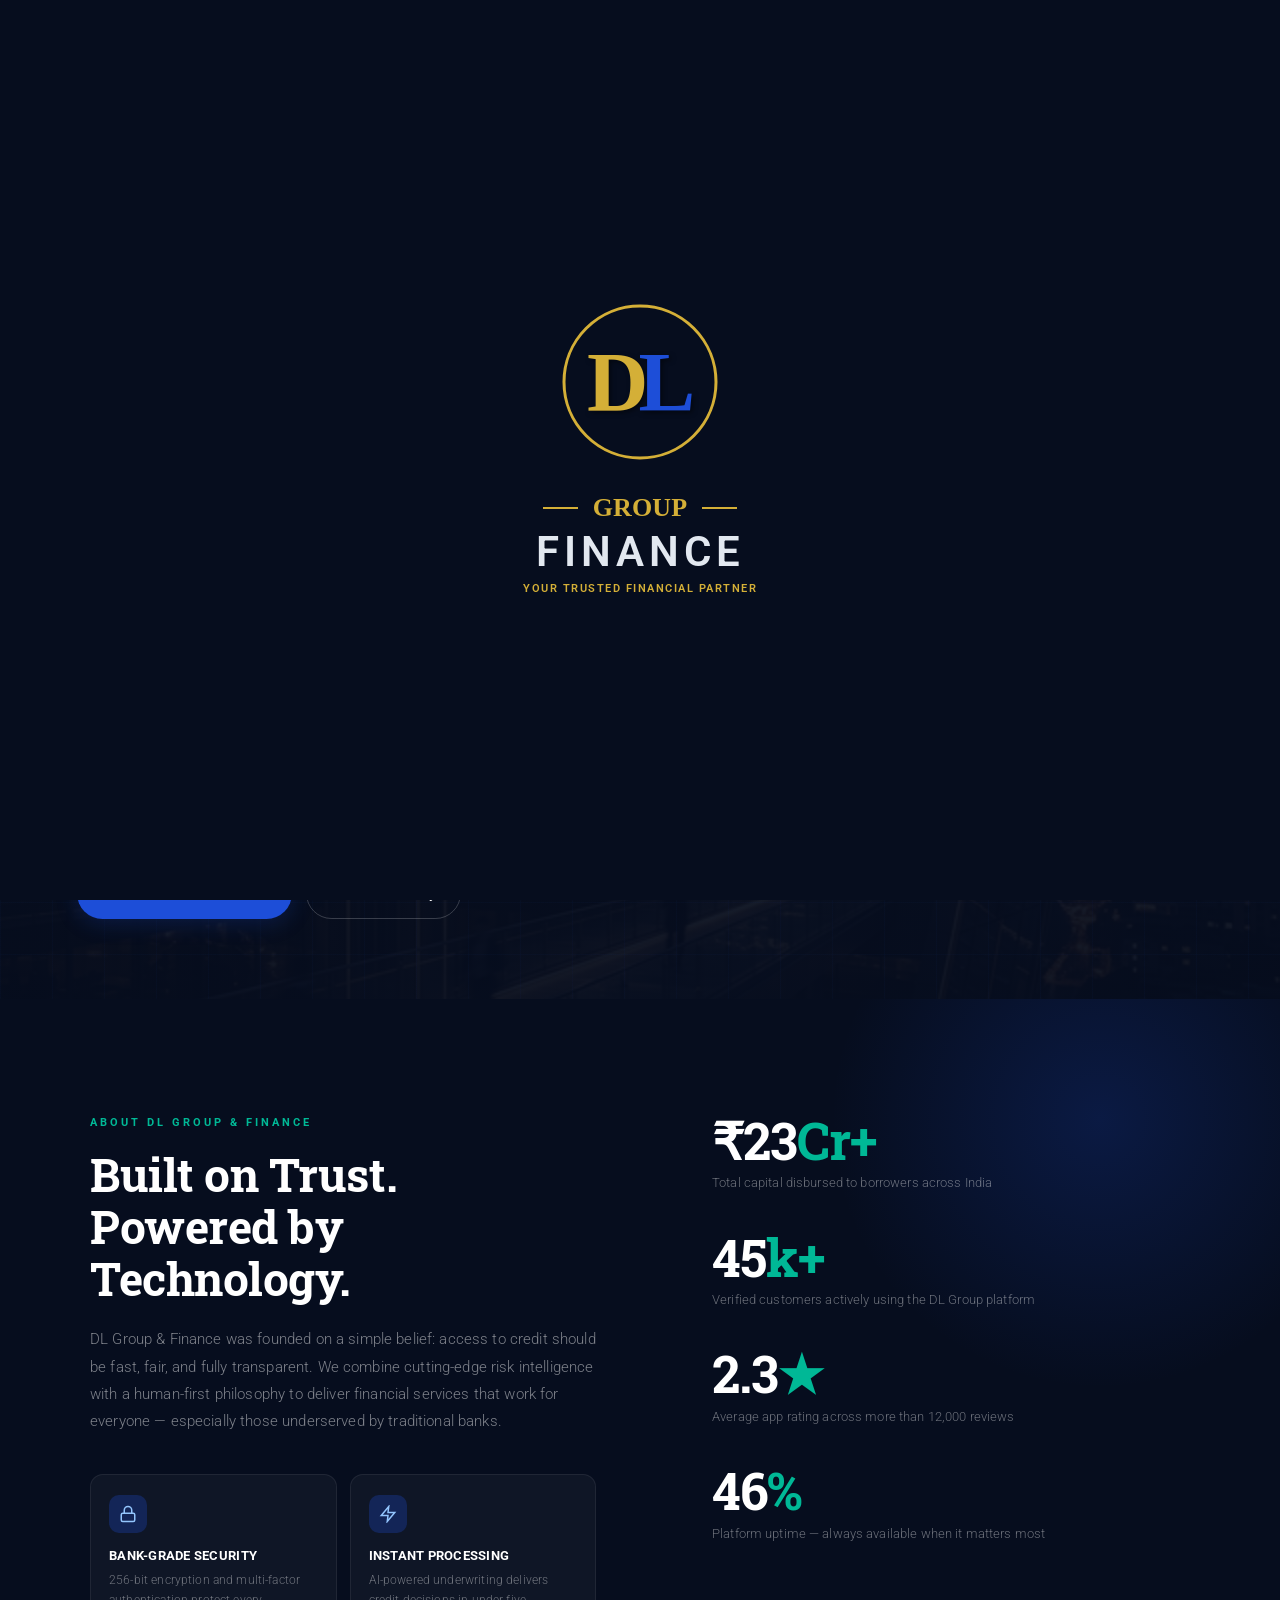
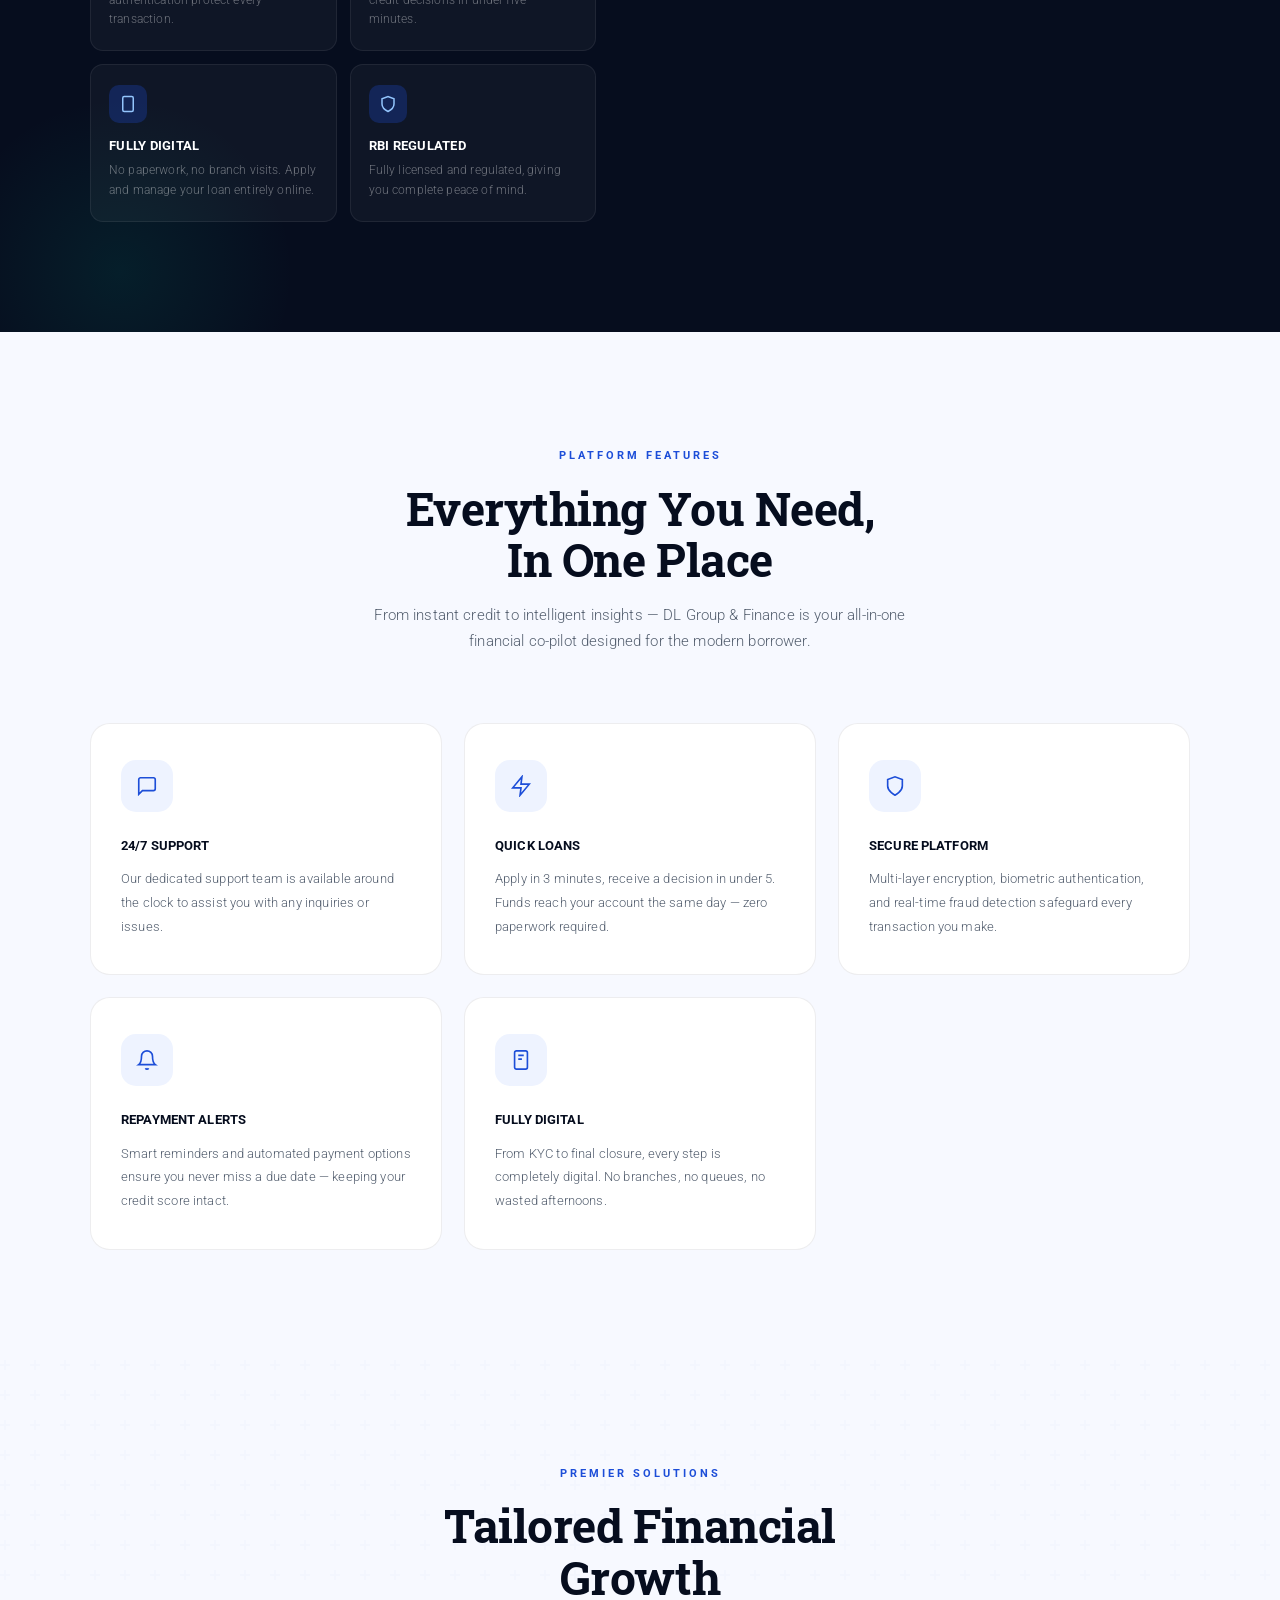
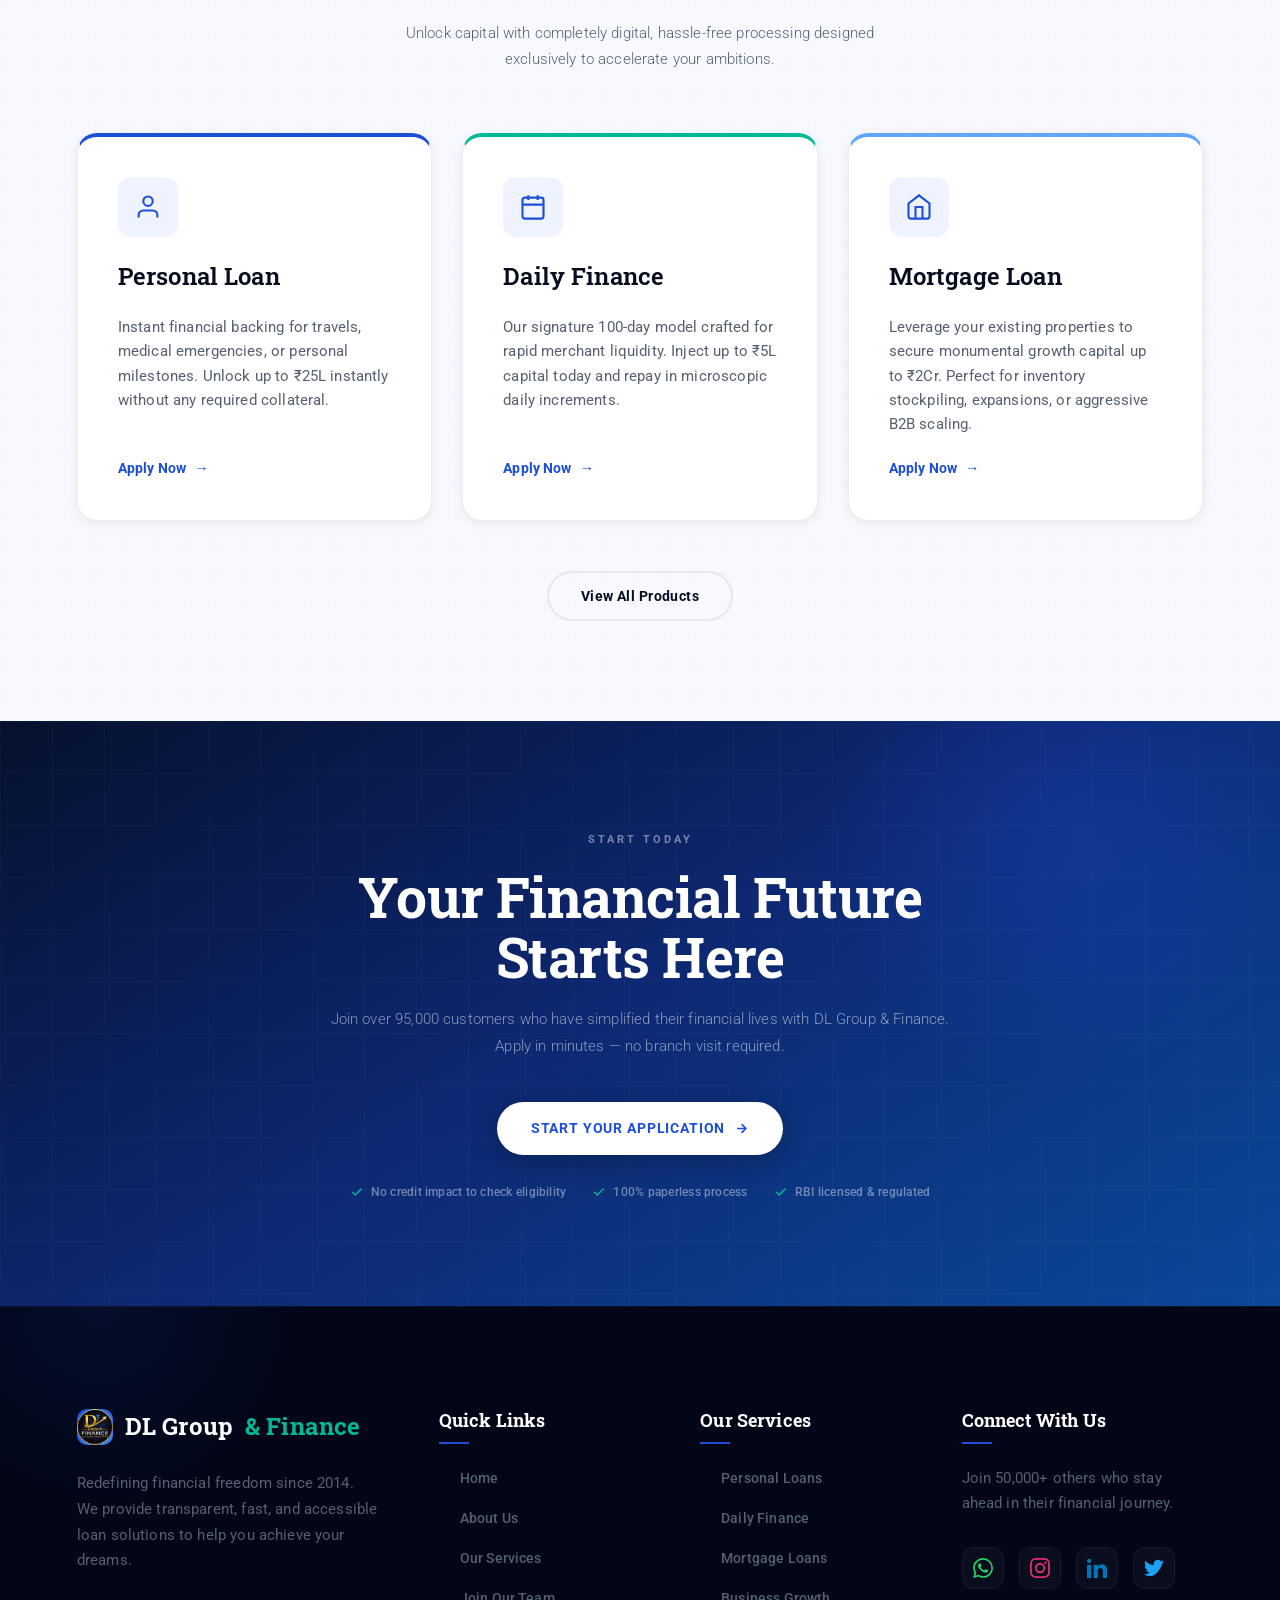
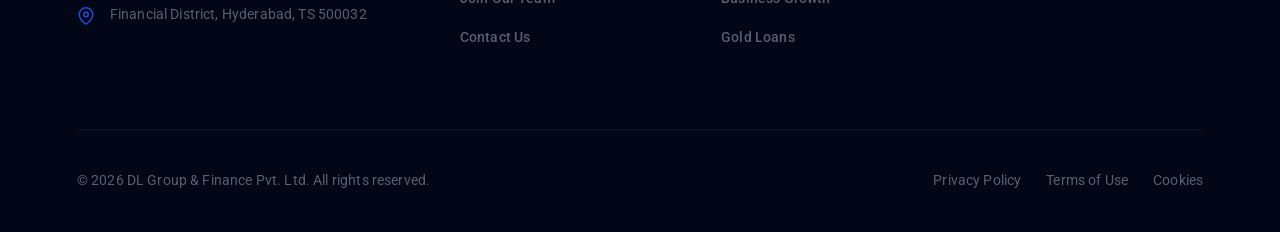
<file: index.html>
<!DOCTYPE html>
<html lang="en">

<head>
    <meta charset="UTF-8">
    <meta name="viewport" content="width=device-width, initial-scale=1.0">
    <title>DL Group &amp; Finance — Smart Lending, Simplified</title>
    <link rel="preconnect" href="https://fonts.googleapis.com">
    <link
        href="https://fonts.googleapis.com/css2?family=Roboto:ital,wght@0,300;0,400;0,500;0,700;0,900;1,300;1,400;1,500&family=Roboto+Slab:wght@300;400;500;600;700&display=swap"
        rel="stylesheet">
    <link rel="stylesheet" href="style.css">
</head>

<body>

    <div id="loader" role="status" aria-label="Loading DL Group & Finance">
        <div class="loader-brand-container">
            <!-- Circular path animation -->
            <svg class="loader-circle-svg" width="160" height="160" viewBox="0 0 160 160">
                <circle class="loader-circle-path" cx="80" cy="80" r="76" />
            </svg>

            <!-- Big D & L Letters -->
            <div class="loader-dl-text">
                <span class="dl-d">D</span><span class="dl-l">L</span>
            </div>
        </div>

        <div class="loader-logo-text">
            <div class="logo-group">
                <span class="line"></span> GROUP <span class="line"></span>
            </div>
            <div class="logo-finance">FINANCE</div>
            <div class="logo-tagline">YOUR TRUSTED FINANCIAL PARTNER</div>
        </div>
    </div>
    <nav id="navbar">
        <a href="index.html" class="nav-logo">
            <div class="nav-logo-badge">
                <img src="dl_logo_circle.png" alt="DL Logo">
            </div>
            DL Group <span>&amp; Finance</span>
        </a>
        <ul class="nav-links">
            <li><a href="index.html">Home</a></li>
            <li><a href="about.html">About Us</a></li>
            <li><a href="services.html">Services</a></li>
            <li><a href="careers.html">Careers</a></li>
            <li><a href="contact.html">Contact Us</a></li>
            <li><a href="contact.html" class="nav-cta">Get Started</a></li>
        </ul>
        <button class="hamburger" id="hamburger" aria-label="Toggle menu" aria-expanded="false">
            <span></span><span></span><span></span>
        </button>
    </nav>
    <div class="mobile-menu" id="mobileMenu">
        <a href="index.html">Home</a>
        <a href="about.html">About Us</a>
        <a href="services.html">Services</a>
        <a href="careers.html">Careers</a>
        <a href="contact.html">Contact Us</a>
        <a href="contact.html" class="nav-cta">Get Started</a>
    </div>

    <!-- HERO -->
    <section id="home"
        style="min-height: 80vh; padding: 40px 6% 80px; display: flex; align-items: flex-start; background: linear-gradient(rgba(6, 13, 30, 0.85), rgba(6, 13, 30, 0.95)), url('hero-bg-premium.png') no-repeat center center/cover;">
        <div class="hero-inner"
            style="max-width: 1400px; grid-template-columns: 1.2fr 0.8fr; gap: 60px; margin-top: 0;">
            <div class="hero-content">
                <div class="hero-pill">
                    <div class="hero-pill-dot"><svg width="10" height="10" fill="none" stroke="currentColor"
                            stroke-width="2.5" viewBox="0 0 24 24">
                            <path d="M13 2L3 14h9l-1 8 10-12h-9l1-8z" />
                        </svg></div>
                    Empowering Growth Since 2014
                </div>
                <h1 class="hero-title" style="font-size: clamp(2.5rem, 4vw, 3.8rem); margin-bottom: 30px;">DL Group &
                    Finance —
                    <br><em>Legacy of Excellence</em>
                </h1>

                <div class="hero-story"
                    style="background: rgba(255, 255, 255, 0.03); border-left: 3px solid var(--primary); padding: 30px; border-radius: 0 20px 20px 0; backdrop-filter: blur(10px); margin-bottom: 40px;">
                    <p
                        style="color: #fff; font-size: 1.15rem; line-height: 1.7; font-weight: 500; margin-bottom: 25px;">
                        Founded in 2014 by <strong>Thammireddy Dileep reddy</strong>, DL Group & Finance began with a
                        clear vision to provide reliable financial services and build long-term relationships based on
                        trust and transparency.</p>

                    <p style="color: #cbd5e1; font-size: 1rem; line-height: 1.8; margin-bottom: 20px;">What started as a
                        small initiative quickly grew through dedication, customer satisfaction, and consistent service
                        excellence. Over the years, we expanded into <strong>Hyderabad, Tirupati, Visakhapatnam,
                            Bangalore, Mumbai, and Bhopal</strong>, enabling us to support individuals and businesses
                        across regions.</p>

                    <div
                        style="display: grid; grid-template-columns: 1fr 1fr; gap: 20px; color: #94a3b8; font-size: 0.9rem; line-height: 1.6;">
                        <div>
                            <strong>2015:</strong> DL Tours & Travels launched for affordable travel solutions.
                        </div>
                        <div>
                            <strong>2016:</strong> DL Consultancies established for premium manpower services.
                        </div>
                    </div>
                </div>

                <p style="color: #94a3b8; font-size: 0.95rem; line-height: 1.8; margin-bottom: 40px; max-width: 650px;">
                    In 2026, we entered the real estate sector with <strong>DL Rental Properties</strong>. Today, DL
                    Group stands as a diversified organization committed to integrity, innovation, and excellence.
                    <br><br>
                    <strong style="color: var(--accent);">DL Group — Empowering Growth Since 2014.</strong>
                </p>

                <div class="hero-actions">
                    <a href="services.html" class="btn-primary">Apply for a Loan <svg class="arr" width="15" height="15"
                            fill="none" stroke="currentColor" stroke-width="2.5" viewBox="0 0 24 24">
                            <path d="M5 12h14M12 5l7 7-7 7" />
                        </svg></a>
                    <a href="about.html" class="btn-ghost"
                        style="color: #fff; border-color: rgba(255,255,255,0.2);">Learn Our Story</a>
                </div>
            </div>

            <div class="hero-visual" style="position: relative;">
                <div class="logo-showcase">
                    <div class="logo-ring logo-ring-1"></div>
                    <div class="logo-ring logo-ring-2"></div>
                    <div class="logo-ring logo-ring-3"></div>

                    <div class="logo-img-wrapper"
                        style="box-shadow: 0 0 0 10px rgba(29, 78, 216, 0.1), 0 30px 60px rgba(0,0,0,0.5);">
                        <img src="founder.png" alt="Thammireddy Dileep Reddy">
                    </div>

                    <div class="founder-info-hero">
                        <div class="founder-name">Thammireddy Dileep Reddy</div>
                        <div class="founder-tag">Founder of DL Group & Finance</div>
                    </div>
                </div>
            </div>
        </div>
    </section>

    <!-- ABOUT -->
    <section id="about">
        <div class="about-inner">
            <div class="reveal">
                <span class="eyebrow">About DL Group &amp; Finance</span>
                <h2 class="about-title">Built on Trust.<br>Powered by Technology.</h2>
                <p class="about-body">DL Group &amp; Finance was founded on a simple belief: access to credit should be
                    fast, fair, and fully transparent. We combine cutting-edge risk intelligence with a human-first
                    philosophy to deliver financial services that work for everyone — especially those underserved by
                    traditional banks.</p>
                <div class="pillars">
                    <div class="pillar reveal d1">
                        <div class="pillar-icon">
                            <svg width="18" height="18" fill="none" stroke="currentColor" stroke-width="2"
                                viewBox="0 0 24 24">
                                <rect x="3" y="11" width="18" height="11" rx="2" />
                                <path d="M7 11V7a5 5 0 0 1 10 0v4" />
                            </svg>
                        </div>
                        <div class="pillar-t">Bank-Grade Security</div>
                        <div class="pillar-d">256-bit encryption and multi-factor authentication protect every
                            transaction.</div>
                    </div>
                    <div class="pillar reveal d2">
                        <div class="pillar-icon">
                            <svg width="18" height="18" fill="none" stroke="currentColor" stroke-width="2"
                                viewBox="0 0 24 24">
                                <path d="M13 2L3 14h9l-1 8 10-12h-9l1-8z" />
                            </svg>
                        </div>
                        <div class="pillar-t">Instant Processing</div>
                        <div class="pillar-d">AI-powered underwriting delivers credit decisions in under five minutes.
                        </div>
                    </div>
                    <div class="pillar reveal d3">
                        <div class="pillar-icon">
                            <svg width="18" height="18" fill="none" stroke="currentColor" stroke-width="2"
                                viewBox="0 0 24 24">
                                <rect x="5" y="2" width="14" height="20" rx="2" />
                                <line x1="12" y1="18" x2="12.01" y2="18" />
                            </svg>
                        </div>
                        <div class="pillar-t">Fully Digital</div>
                        <div class="pillar-d">No paperwork, no branch visits. Apply and manage your loan entirely
                            online.</div>
                    </div>
                    <div class="pillar reveal d4">
                        <div class="pillar-icon">
                            <svg width="18" height="18" fill="none" stroke="currentColor" stroke-width="2"
                                viewBox="0 0 24 24">
                                <path d="M12 22s8-4 8-10V5l-8-3-8 3v7c0 6 8 10 8 10z" />
                            </svg>
                        </div>
                        <div class="pillar-t">RBI Regulated</div>
                        <div class="pillar-d">Fully licensed and regulated, giving you complete peace of mind.</div>
                    </div>
                </div>
            </div>

            <div class="about-stats reveal d2">
                <div class="bstat">
                    <div class="bstat-num">₹50<span>Cr+</span></div>
                    <div class="bstat-lbl">Total capital disbursed to borrowers across India</div>
                </div>
                <div class="bstat">
                    <div class="bstat-num">95<span>k+</span></div>
                    <div class="bstat-lbl">Verified customers actively using the DL Group platform</div>
                </div>
                <div class="bstat">
                    <div class="bstat-num">4.8<span>★</span></div>
                    <div class="bstat-lbl">Average app rating across more than 12,000 reviews</div>
                </div>
                <div class="bstat">
                    <div class="bstat-num">99<span>%</span></div>
                    <div class="bstat-lbl">Platform uptime — always available when it matters most</div>
                </div>
            </div>
        </div>
    </section>

    <!-- FEATURES -->
    <section id="features">
        <div class="sec-head reveal">
            <span class="eyebrow" style="color:var(--primary);">Platform Features</span>
            <h2 class="sec-title">Everything You Need,<br>In One Place</h2>
            <p class="sec-sub">From instant credit to intelligent insights — DL Group &amp; Finance is your all-in-one
                financial co-pilot designed for the modern borrower.</p>
        </div>
        <div class="feat-grid">

            <div class="feat-card reveal d1">
                <div class="feat-icon">
                    <svg width="22" height="22" fill="none" stroke="currentColor" stroke-width="1.8"
                        viewBox="0 0 24 24">
                        <path d="M21 15a2 2 0 0 1-2 2H7l-4 4V5a2 2 0 0 1 2-2h14a2 2 0 0 1 2 2z" />
                    </svg>
                </div>
                <div class="feat-t">24/7 Support</div>
                <div class="feat-d">Our dedicated support team is available around the clock to assist you with any
                    inquiries or issues.</div>
            </div>

            <div class="feat-card reveal d3">
                <div class="feat-icon">
                    <svg width="22" height="22" fill="none" stroke="currentColor" stroke-width="1.8"
                        viewBox="0 0 24 24">
                        <path d="M13 2L3 14h9l-1 8 10-12h-9l1-8z" />
                    </svg>
                </div>
                <div class="feat-t">Quick Loans</div>
                <div class="feat-d">Apply in 3 minutes, receive a decision in under 5. Funds reach your account the same
                    day — zero paperwork required.</div>
            </div>

            <div class="feat-card reveal d1">
                <div class="feat-icon">
                    <svg width="22" height="22" fill="none" stroke="currentColor" stroke-width="1.8"
                        viewBox="0 0 24 24">
                        <path d="M12 22s8-4 8-10V5l-8-3-8 3v7c0 6 8 10 8 10z" />
                    </svg>
                </div>
                <div class="feat-t">Secure Platform</div>
                <div class="feat-d">Multi-layer encryption, biometric authentication, and real-time fraud detection
                    safeguard every transaction you make.</div>
            </div>

            <div class="feat-card reveal d2">
                <div class="feat-icon">
                    <svg width="22" height="22" fill="none" stroke="currentColor" stroke-width="1.8"
                        viewBox="0 0 24 24">
                        <path d="M18 8A6 6 0 0 0 6 8c0 7-3 9-3 9h18s-3-2-3-9" />
                        <path d="M13.73 21a2 2 0 0 1-3.46 0" />
                    </svg>
                </div>
                <div class="feat-t">Repayment Alerts</div>
                <div class="feat-d">Smart reminders and automated payment options ensure you never miss a due date —
                    keeping your credit score intact.</div>
            </div>

            <div class="feat-card reveal d3">
                <div class="feat-icon">
                    <svg width="22" height="22" fill="none" stroke="currentColor" stroke-width="1.8"
                        viewBox="0 0 24 24">
                        <rect x="5" y="2" width="14" height="20" rx="2" />
                        <line x1="9" y1="7" x2="15" y2="7" />
                        <line x1="9" y1="11" x2="13" y2="11" />
                        <line x1="12" y1="18" x2="12.01" y2="18" />
                    </svg>
                </div>
                <div class="feat-t">Fully Digital</div>
                <div class="feat-d">From KYC to final closure, every step is completely digital. No branches, no queues,
                    no wasted afternoons.</div>
            </div>

        </div>
    </section>

    <!-- CORE SERVICES -->
    <section id="core-services" style="padding: 100px 6%;">
        <div style="max-width: 1200px; margin: 0 auto;">
            <div class="sec-head reveal" style="text-align: center; margin-bottom: 60px;">
                <span class="eyebrow" style="color:var(--primary);">Premier Solutions</span>
                <h2 class="sec-title">Tailored Financial Growth</h2>
                <p class="sec-sub" style="max-width: 600px; margin: 0 auto;">Unlock capital with completely digital,
                    hassle-free processing designed exclusively to accelerate your ambitions.</p>
            </div>

            <div style="display: grid; grid-template-columns: repeat(auto-fit, minmax(320px, 1fr)); gap: 30px;">

                <!-- Service 1 -->
                <div class="core-card reveal d1">
                    <div class="core-icon">
                        <svg width="28" height="28" fill="none" stroke="currentColor" stroke-width="1.8"
                            viewBox="0 0 24 24">
                            <path d="M20 21v-2a4 4 0 0 0-4-4H8a4 4 0 0 0-4 4v2" />
                            <circle cx="12" cy="7" r="4" />
                        </svg>
                    </div>
                    <h3>Personal Loan</h3>
                    <p>Instant financial backing for travels, medical emergencies, or personal milestones. Unlock up to
                        ₹25L instantly without any required collateral.</p>
                    <a href="https://wa.me/919990000000?text=Hi%20DL%20Group%20Team!%20I'm%20interested%20in%20applying%20for%20a%20Personal%20Loan.%20Could%20you%20please%20share%20more%20details%20regarding%20the%20interest%20rates,%20eligibility%20requirements,%20and%20the%20complete%20application%20procedure?%20Thanks!"
                        target="_blank" class="core-link">Apply Now <span>&rarr;</span></a>
                </div>

                <!-- Service 2 -->
                <div class="core-card reveal d2">
                    <div class="core-icon">
                        <svg width="28" height="28" fill="none" stroke="currentColor" stroke-width="1.8"
                            viewBox="0 0 24 24">
                            <rect x="3" y="4" width="18" height="18" rx="2" />
                            <line x1="16" y1="2" x2="16" y2="6" />
                            <line x1="8" y1="2" x2="8" y2="6" />
                            <line x1="3" y1="10" x2="21" y2="10" />
                            <path d="M8 14h.01M12 14h.01M16 14h.01M8 18h.01M12 18h.01" />
                        </svg>
                    </div>
                    <h3>Daily Finance</h3>
                    <p>Our signature 100-day model crafted for rapid merchant liquidity. Inject up to ₹5L capital today
                        and repay in microscopic daily increments.</p>
                    <a href="https://wa.me/919990000000?text=Hi%20DL%20Group%20Team!%20I'm%20interested%20in%20your%20Daily%20Finance%20Loan%20specifically%20designed%20for%20business%20owners%20and%20shopkeepers.%20Could%20you%20please%20provide%20more%20details%20on%20the%20100-day%20structure%20and%20daily%20collection%20process?%20Thanks!"
                        target="_blank" class="core-link">Apply Now <span>&rarr;</span></a>
                </div>

                <!-- Service 3 -->
                <div class="core-card reveal d3">
                    <div class="core-icon">
                        <svg width="28" height="28" fill="none" stroke="currentColor" stroke-width="1.8"
                            viewBox="0 0 24 24">
                            <path d="M3 9l9-7 9 7v11a2 2 0 0 1-2 2H5a2 2 0 0 1-2-2z"></path>
                            <polyline points="9 22 9 12 15 12 15 22"></polyline>
                        </svg>
                    </div>
                    <h3>Mortgage Loan</h3>
                    <p>Leverage your existing properties to secure monumental growth capital up to ₹2Cr. Perfect for
                        inventory stockpiling, expansions, or aggressive B2B scaling.</p>
                    <a href="https://wa.me/919990000000?text=Hi%20DL%20Group%20Team!%20I'm%20reaching%20out%20to%20apply%20for%20a%20Mortgage%20Loan.%20Could%20you%20please%20provide%20me%20with%20information%20regarding%20the%20property%20appraisal%20process,%20maximum%20loan%20amounts,%20and%20the%20required%20GST/Business%20documents?%20Thank%20you."
                        target="_blank" class="core-link">Apply Now <span>&rarr;</span></a>
                </div>

            </div>

            <div style="text-align: center; margin-top: 50px;" class="reveal">
                <a href="services.html" class="btn-ghost"
                    style="border-width:2px; padding: 12px 32px; font-weight: 700;">View All Products</a>
            </div>
        </div>
    </section>

    <!-- CTA -->
    <section id="cta">
        <div class="cta-inner reveal">
            <span class="cta-eyebrow">Start Today</span>
            <h2 class="cta-title">Your Financial Future<br>Starts Here</h2>
            <p class="cta-sub">Join over 95,000 customers who have simplified their financial lives with DL Group &amp;
                Finance. Apply in minutes — no branch visit required.</p>
            <a href="https://wa.me/919990000000?text=Hi,%20I'm%20interested%20in%20starting%20a%20loan%20application!"
                target="_blank" class="btn-white">
                Start Your Application
                <svg class="arr" width="15" height="15" fill="none" stroke="currentColor" stroke-width="2.5"
                    viewBox="0 0 24 24">
                    <path d="M5 12h14M12 5l7 7-7 7" />
                </svg>
            </a>
            <div class="cta-trust">
                <span class="cta-trust-item">
                    <svg width="14" height="14" fill="none" stroke="currentColor" stroke-width="2.5"
                        viewBox="0 0 24 24">
                        <polyline points="20 6 9 17 4 12" />
                    </svg>
                    No credit impact to check eligibility
                </span>
                <span class="cta-trust-item">
                    <svg width="14" height="14" fill="none" stroke="currentColor" stroke-width="2.5"
                        viewBox="0 0 24 24">
                        <polyline points="20 6 9 17 4 12" />
                    </svg>
                    100% paperless process
                </span>
                <span class="cta-trust-item">
                    <svg width="14" height="14" fill="none" stroke="currentColor" stroke-width="2.5"
                        viewBox="0 0 24 24">
                        <polyline points="20 6 9 17 4 12" />
                    </svg>
                    RBI licensed &amp; regulated
                </span>
            </div>
        </div>
    </section>

    <script>
        // Loader
        window.addEventListener('load', () => { setTimeout(() => document.getElementById('loader').classList.add('hidden'), 4500); });

        // Navigation
        const hamburger = document.getElementById('hamburger');
        const mobileMenu = document.getElementById('mobileMenu');
        hamburger.addEventListener('click', () => {
            const open = mobileMenu.classList.toggle('open');
            hamburger.classList.toggle('open', open);
        });

        window.addEventListener('scroll', () => {
            const navbar = document.getElementById('navbar');
            if (navbar) navbar.classList.toggle('scrolled', window.scrollY > 10);
        });

        // Scroll Reveal
        const revealObs = new IntersectionObserver(entries => {
            entries.forEach(e => { if (e.isIntersecting) { e.target.classList.add('visible'); revealObs.unobserve(e.target); } });
        }, { threshold: 0.1 });
        document.querySelectorAll('.reveal').forEach(el => revealObs.observe(el));

        // Stats Counter
        const statData = [
            { target: 50, prefix: '₹', suffix: 'Cr+' },
            { target: 95, prefix: '', suffix: 'k+' },
            { target: 4.8, prefix: '', suffix: '★' },
            { target: 99, prefix: '', suffix: '%' }
        ];

        function animateStats() {
            const bstats = document.querySelectorAll('.bstat');
            bstats.forEach((bs, i) => {
                const numEl = bs.querySelector('.bstat-num');
                const data = statData[i];
                let start = 0;
                const duration = 2000;
                const startTime = performance.now();

                function update(currentTime) {
                    const elapsed = currentTime - startTime;
                    const progress = Math.min(elapsed / duration, 1);
                    const currentVal = (progress * data.target).toFixed(data.target % 1 === 0 ? 0 : 1);
                    numEl.innerHTML = `${data.prefix}${currentVal}<span>${data.suffix}</span>`;
                    if (progress < 1) requestAnimationFrame(update);
                }
                requestAnimationFrame(update);
            });
        }

        const statObs = new IntersectionObserver(entries => {
            if (entries.length > 0 && entries[0].isIntersecting) {
                animateStats();
                statObs.disconnect();
            }
        }, { threshold: 0.5 });
        const statsSec = document.querySelector('#about');
        if (statsSec) statObs.observe(statsSec);

        // Tab ripple effect
        document.querySelectorAll('.tab-btn').forEach(btn => {
            btn.addEventListener('click', function (e) {
                const r = document.createElement('span');
                const rect = this.getBoundingClientRect();
                const size = Math.max(rect.width, rect.height);
                r.className = 'ripple';
                r.style.cssText = `width:${size}px;height:${size}px;left:${e.clientX - rect.left - size / 2}px;top:${e.clientY - rect.top - size / 2}px`;
                this.appendChild(r);
                setTimeout(() => r.remove(), 500);
            });
        });

        // Tab filter
        document.querySelectorAll('.tab-btn').forEach(btn => {
            btn.addEventListener('click', () => {
                document.querySelectorAll('.tab-btn').forEach(b => b.classList.remove('active'));
                btn.classList.add('active');
                const f = btn.dataset.filter;
                document.querySelectorAll('.loan-card').forEach(c => {
                    c.classList.toggle('hidden-card', f !== 'all' && c.dataset.category !== f);
                });
            });
        });

        // Smooth anchors
        document.querySelectorAll('a[href^="#"]').forEach(a => {
            a.addEventListener('click', e => {
                e.preventDefault();
                document.querySelector(a.getAttribute('href')).scrollIntoView({
                    behavior: 'smooth'
                });
            });
        });
    </script>

    <footer id="main-footer">
        <div class="footer-grid">
            <!-- Column 1: Company -->
            <div class="footer-col">
                <a href="index.html" class="footer-logo">
                    <div class="footer-logo-icon">
                        <img src="dl_logo_circle.png" alt="Logo"
                            style="width:100%; height:100%; border-radius:50%; object-fit:cover;">
                    </div>
                    DL Group <span>&amp; Finance</span>
                </a>
                <p class="footer-desc">Redefining financial freedom since 2014. We provide transparent, fast, and
                    accessible loan solutions to help you achieve your dreams.</p>
                <div class="footer-contact">
                    <div class="c-item">
                        <svg class="c-icon" width="18" height="18" fill="none" stroke="currentColor" stroke-width="2"
                            viewBox="0 0 24 24">
                            <path d="M21 10c0 7-9 13-9 13s-9-6-9-13a9 9 0 0 1 18 0z" />
                            <circle cx="12" cy="10" r="3" />
                        </svg>
                        <p class="c-text">Financial District, Hyderabad, TS 500032</p>
                    </div>
                </div>
            </div>

            <!-- Column 2: Quick Links -->
            <div class="footer-col">
                <h4 class="footer-h4">Quick Links</h4>
                <ul class="footer-nav">
                    <li><a href="index.html">Home</a></li>
                    <li><a href="about.html">About Us</a></li>
                    <li><a href="services.html">Our Services</a></li>
                    <li><a href="careers.html">Join Our Team</a></li>
                    <li><a href="contact.html">Contact Us</a></li>
                </ul>
            </div>

            <!-- Column 3: Services -->
            <div class="footer-col">
                <h4 class="footer-h4">Our Services</h4>
                <ul class="footer-nav">
                    <li><a href="services.html">Personal Loans</a></li>
                    <li><a href="services.html">Daily Finance</a></li>
                    <li><a href="services.html">Mortgage Loans</a></li>
                    <li><a href="services.html">Business Growth</a></li>
                    <li><a href="services.html">Gold Loans</a></li>
                </ul>
            </div>

            <!-- Column 4: Stay Connected -->
            <div class="footer-col">
                <h4 class="footer-h4">Connect With Us</h4>
                <p class="footer-desc">Join 50,000+ others who stay ahead in their financial journey.</p>
                <div class="footer-social">
                    <a href="https://wa.me/919990000000" target="_blank" aria-label="WhatsApp"
                        style="color: #25D366;"><svg width="20" height="20" fill="currentColor" viewBox="0 0 24 24">
                            <path
                                d="M17.472 14.382c-.297-.149-1.758-.867-2.03-.967-.273-.099-.471-.148-.67.15-.197.297-.767.966-.94 1.164-.173.199-.347.223-.644.075-.297-.15-1.255-.463-2.39-1.475-.883-.788-1.48-1.761-1.653-2.059-.173-.297-.018-.458.13-.606.134-.133.298-.347.446-.52.149-.174.198-.298.298-.497.099-.198.05-.371-.025-.52-.075-.149-.669-1.612-.916-2.207-.242-.579-.487-.5-.669-.51-.173-.008-.371-.01-.57-.01-.198 0-.52.074-.792.372-.272.297-1.04 1.016-1.04 2.479 0 1.462 1.065 2.875 1.213 3.074.149.198 2.096 3.2 5.077 4.487.709.306 1.262.489 1.694.625.712.227 1.36.195 1.871.118.571-.085 1.758-.719 2.006-1.413.248-.694.248-1.289.173-1.413-.074-.124-.272-.198-.57-.347m-5.421 7.403h-.004a9.87 9.87 0 01-5.031-1.378l-.361-.214-3.741.982.998-3.648-.235-.374a9.86 9.86 0 01-1.51-5.26c.001-5.45 4.436-9.884 9.888-9.884 2.64 0 5.122 1.03 6.988 2.898a9.825 9.825 0 012.893 6.994c-.003 5.45-4.437 9.884-9.885 9.884m8.413-18.297A11.815 11.815 0 0012.05 0C5.495 0 .16 5.335.157 11.892c0 2.096.547 4.142 1.588 5.945L.057 24l6.305-1.654a11.882 11.882 0 005.683 1.448h.005c6.554 0 11.89-5.335 11.893-11.893a11.821 11.821 0 00-3.48-8.413z" />
                        </svg></a>
                    <a href="https://instagram.com/dlfinance" target="_blank" aria-label="Instagram"
                        style="color: #E1306C;"><svg width="20" height="20" fill="currentColor" viewBox="0 0 24 24">
                            <path
                                d="M12 2.163c3.204 0 3.584.012 4.85.07 3.252.148 4.771 1.691 4.919 4.919.058 1.265.069 1.645.069 4.849 0 3.205-.012 3.584-.069 4.849-.149 3.225-1.664 4.771-4.919 4.919-1.266.058-1.644.07-4.85.07-3.204 0-3.584-.012-4.849-.07-3.26-.149-4.771-1.699-4.919-4.92-.058-1.265-.07-1.644-.07-4.849 0-3.204.013-3.583.07-4.849.149-3.227 1.664-4.771 4.919-4.919 1.266-.057 1.645-.069 4.849-.069zM12 0C8.741 0 8.333.014 7.053.072 2.695.272.273 2.69.073 7.052.014 8.333 0 8.741 0 12c0 3.259.014 3.668.072 4.948.203 4.358 2.618 6.78 6.98 6.98C8.333 23.986 8.741 24 12 24c3.259 0 3.668-.014 4.948-.072 4.354-.2 6.782-2.618 6.979-6.98.059-1.28.073-1.689.073-4.948 0-3.259-.014-3.667-.072-4.947-.196-4.354-2.617-6.78-6.979-6.98C15.668.014 15.259 0 12 0zm0 5.838a6.162 6.162 0 100 12.324 6.162 6.162 0 000-12.324zM12 16a4 4 0 110-8 4 4 0 010 8zm6.406-11.845a1.44 1.44 0 100 2.881 1.44 1.44 0 000-2.88z" />
                        </svg></a>
                    <a href="https://linkedin.com/company/dl-group-finance" target="_blank" aria-label="LinkedIn"
                        style="color: #0077b5;"><svg width="20" height="20" fill="currentColor" viewBox="0 0 24 24">
                            <path
                                d="M4.98 3.5c0 1.381-1.11 2.5-2.48 2.5s-2.48-1.119-2.48-2.5c0-1.38 1.11-2.5 2.48-2.5s2.48 1.12 2.48 2.5zm.02 4.5h-5v16h5v-16zm7.982 0h-4.968v16h4.969v-8.399c0-4.67 6.029-5.052 6.029 0v8.399h4.988v-10.131c0-7.88-8.922-7.593-11.018-3.714v-2.155z" />
                        </svg></a>
                    <a href="https://twitter.com/dlfinance" target="_blank" aria-label="Twitter"
                        style="color: #1DA1F2;"><svg width="20" height="20" fill="currentColor" viewBox="0 0 24 24">
                            <path
                                d="M23.953 4.57a10 10 0 01-2.825.775 4.958 4.958 0 002.163-2.723c-.951.555-2.005.959-3.127 1.184a4.92 4.92 0 00-8.384 4.482C7.69 8.095 4.067 6.13 1.64 3.162a4.822 4.822 0 00-.666 2.475c0 1.71.87 3.213 2.188 4.096a4.904 4.904 0 01-2.228-.616v.06a4.923 4.923 0 003.946 4.827 4.996 4.996 0 01-2.212.085 4.936 4.936 0 004.604 3.417 9.867 9.867 0 01-6.102 2.105c-.39 0-.779-.023-1.17-.067a13.995 13.995 0 007.557 2.209c9.053 0 13.998-13.985 13.998-13.985 0-.21 0-.42-.015-.63A9.935 9.935 0 0024 4.59z" />
                        </svg></a>
                </div>
            </div>
        </div>

        <div class="footer-bottom">
            <span class="footer-copy">© 2026 DL Group &amp; Finance Pvt. Ltd. All rights reserved.</span>
            <div class="footer-legal">
                <a href="#">Privacy Policy</a>
                <a href="#">Terms of Use</a>
                <a href="#">Cookies</a>
            </div>
        </div>
    </footer>
</body>

</html>
</file>
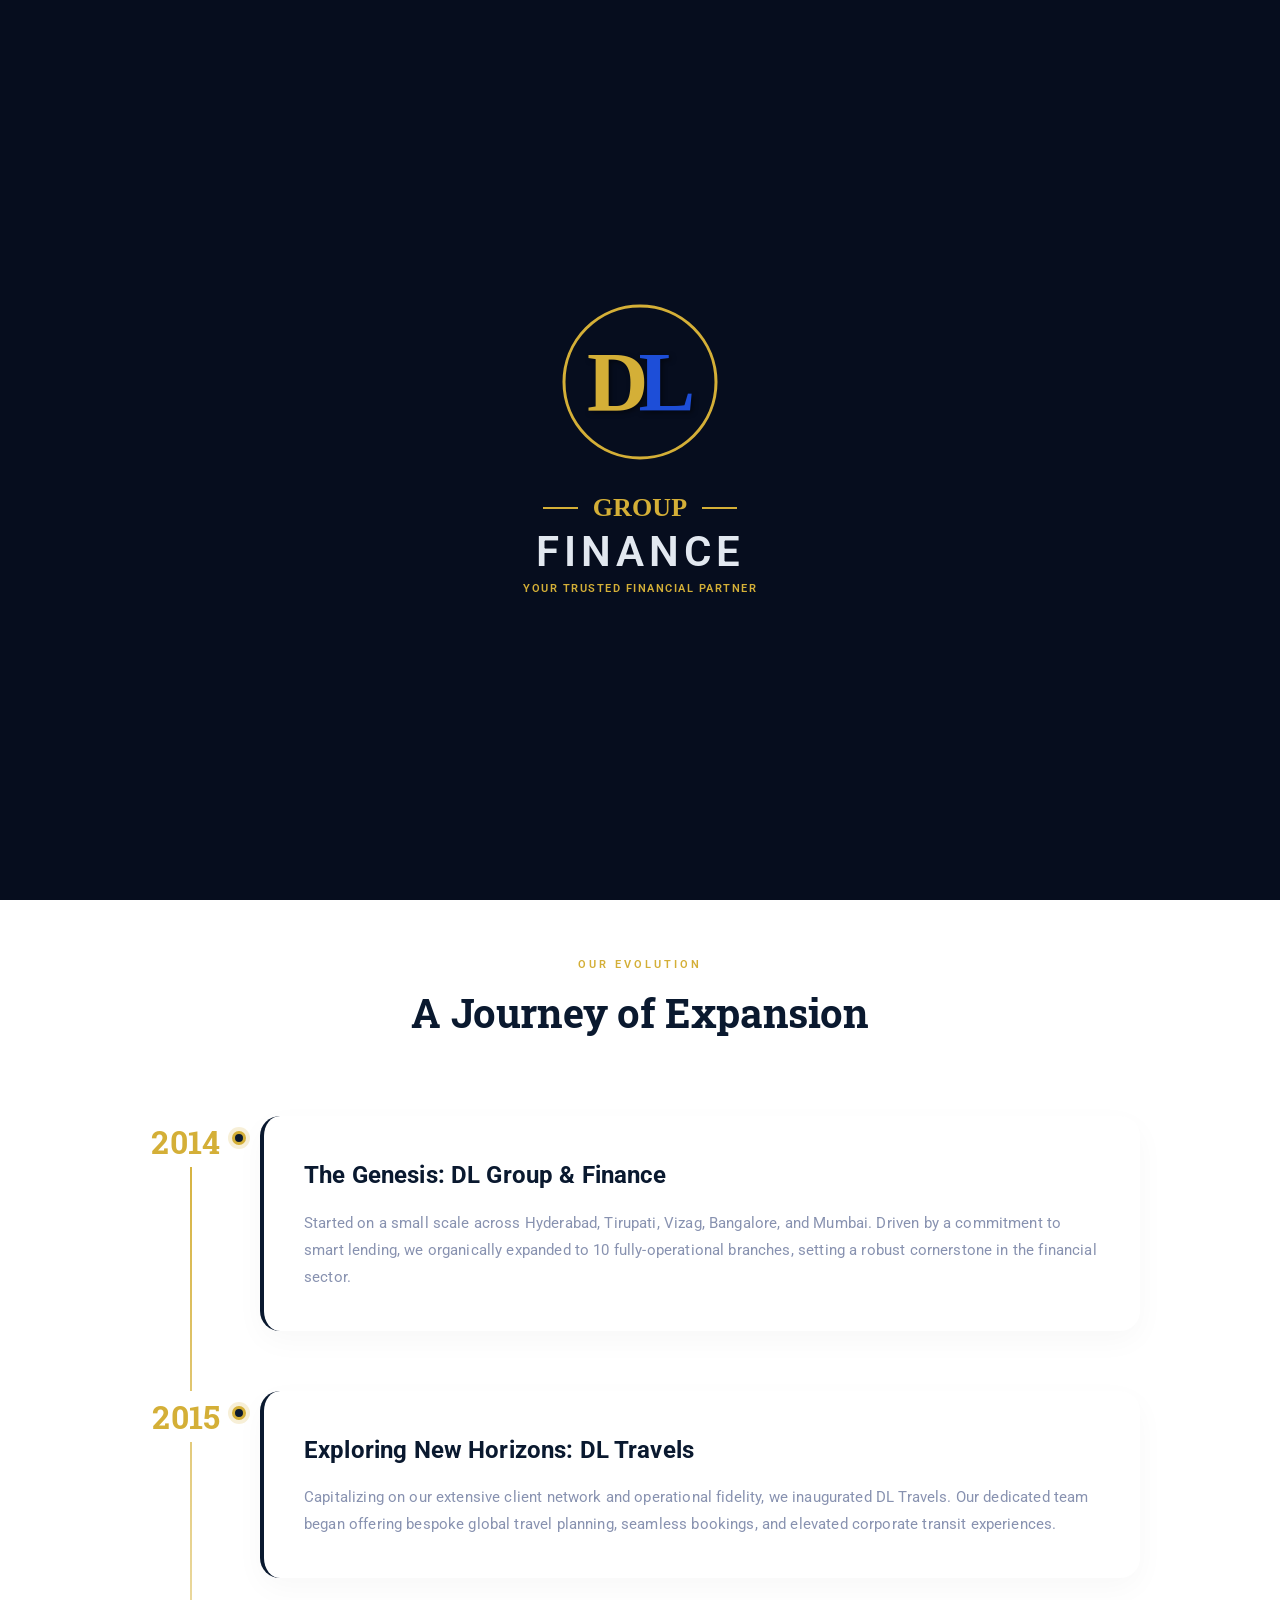
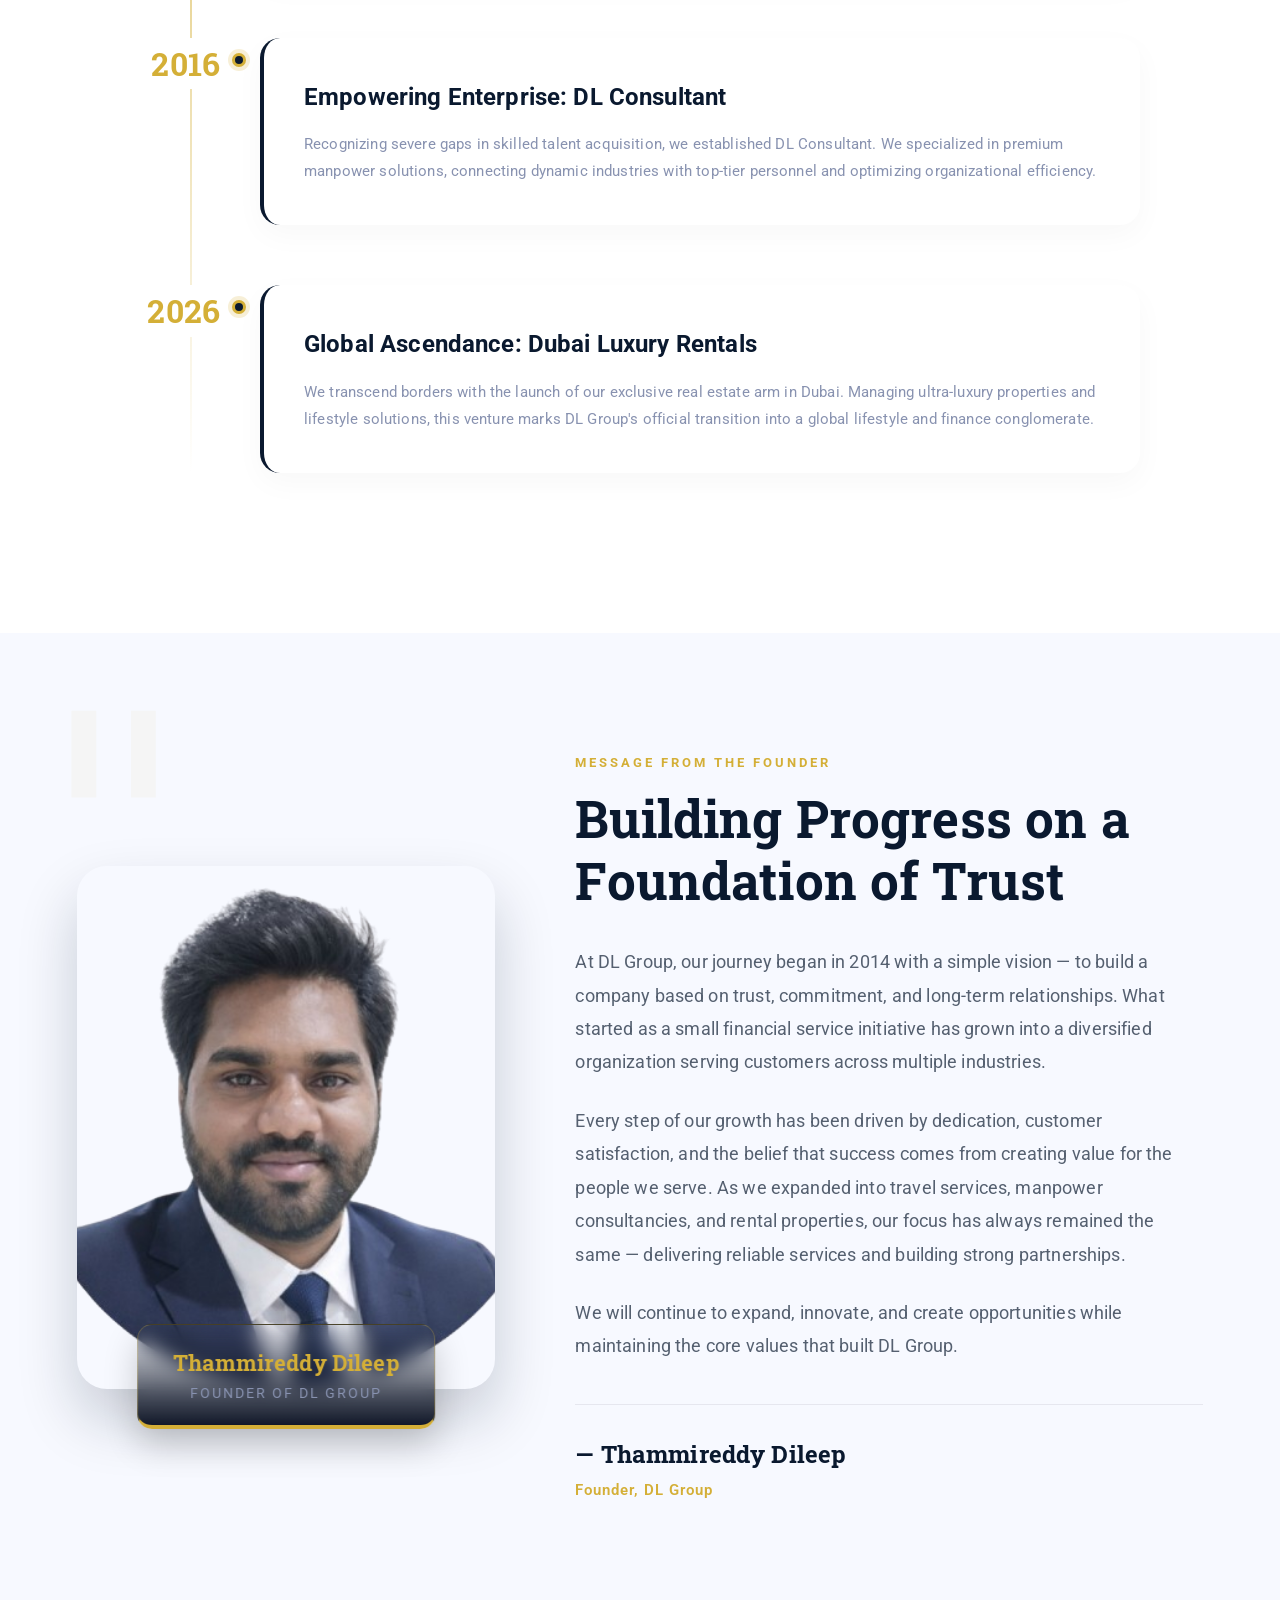
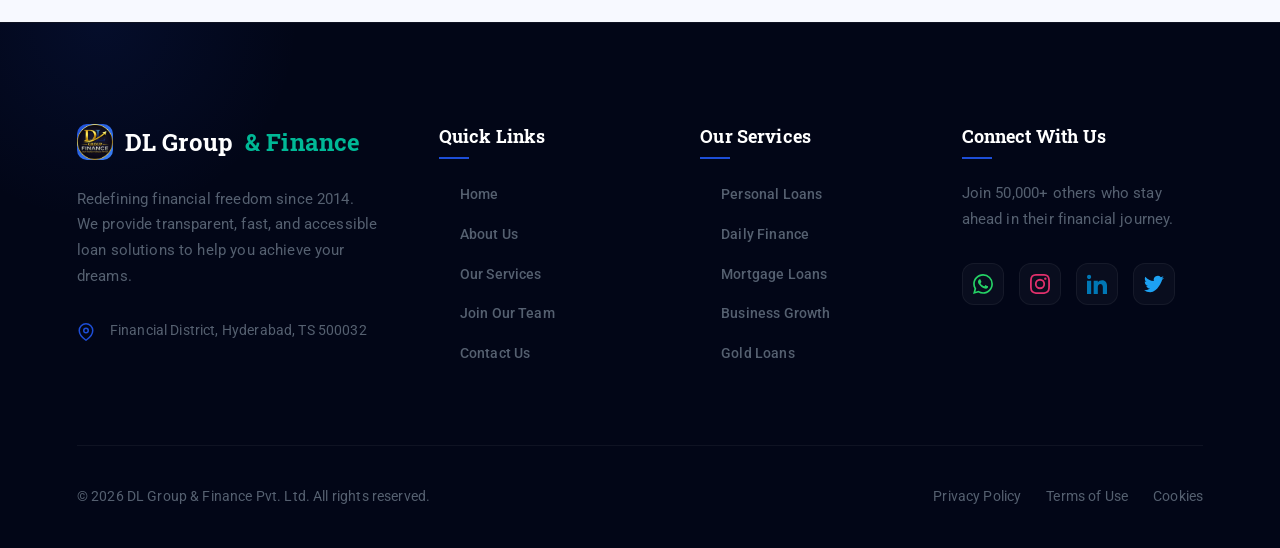
<file: about.html>
<!DOCTYPE html>
<html lang="en">

<head>
    <meta charset="UTF-8">
    <meta name="viewport" content="width=device-width, initial-scale=1.0">
    <title>About Us | DL Group & Finance</title>
    <link rel="stylesheet" href="style.css">
    <link
        href="https://fonts.googleapis.com/css2?family=Roboto:wght@300;400;500;700&family=Roboto+Slab:wght@300;400;500;600;700&display=swap"
        rel="stylesheet">
    <style>
        :root {
            --gold: #d4af37;
            --navy: #0a192f;
            --navy-light: #112240;
            --text-light: #ccd6f6;
            --text-muted: #8892b0;
        }

        html {
            overflow-x: hidden;
        }

        body {
            background-color: var(--surface);
            overflow-x: hidden;
            width: 100%;
            position: relative;
        }

        .hero-banner {
            position: relative;
            height: 60vh;
            min-height: 500px;
            background: linear-gradient(135deg, rgba(10, 25, 47, 0.95), rgba(17, 34, 64, 0.95)), url('hero-bg.jpg') no-repeat center center/cover;
            display: flex;
            align-items: center;
            justify-content: center;
            text-align: center;
            padding: 0 6%;
            clip-path: polygon(0 0, 100% 0, 100% 90%, 0 100%);
            overflow: hidden;
        }

        .hero-banner::after {
            content: '';
            position: absolute;
            bottom: -2px;
            left: 0;
            right: 0;
            height: 4px;
            background: linear-gradient(90deg, transparent, var(--gold), transparent);
        }

        .banner-content {
            max-width: 800px;
            z-index: 2;
        }

        .banner-title {
            font-family: 'Roboto Slab', serif;
            font-size: clamp(3rem, 6vw, 4.5rem);
            color: #fff;
            margin-bottom: 20px;
            opacity: 0;
            transform: translateY(30px);
            animation: fadeUp 1s ease 0.2s forwards;
            background: linear-gradient(to right, #fff, var(--gold));
            -webkit-background-clip: text;
            background-clip: text;
            -webkit-text-fill-color: transparent;
        }

        .banner-sub {
            font-size: 1.2rem;
            color: var(--text-light);
            line-height: 1.8;
            opacity: 0;
            transform: translateY(30px);
            animation: fadeUp 1s ease 0.4s forwards;
        }

        @keyframes fadeUp {
            to {
                opacity: 1;
                transform: translateY(0);
            }
        }

        .about-grid {
            max-width: 1200px;
            margin: -50px auto 100px;
            padding: 0 6%;
            display: grid;
            grid-template-columns: repeat(auto-fit, minmax(280px, 1fr));
            gap: 30px;
            position: relative;
            z-index: 10;
        }

        .stat-card {
            background: #fff;
            padding: 40px 30px;
            border-radius: 16px;
            box-shadow: 0 20px 40px rgba(0, 0, 0, 0.08);
            text-align: center;
            border: 1px solid rgba(0, 0, 0, 0.05);
            transition: all 0.4s cubic-bezier(0.175, 0.885, 0.32, 1.275);
            opacity: 0;
            transform: translateY(30px);
        }

        .stat-card.visible {
            opacity: 1;
            transform: translateY(0);
        }

        .stat-card:hover {
            transform: translateY(-10px);
            box-shadow: 0 30px 60px rgba(10, 25, 47, 0.15);
            border-color: var(--gold);
        }

        .stat-num {
            font-family: 'Roboto Slab', serif;
            font-size: 3rem;
            color: var(--navy);
            margin-bottom: 10px;
            font-weight: 700;
        }

        .stat-lbl {
            color: var(--text-muted);
            font-weight: 500;
            text-transform: uppercase;
            letter-spacing: 1.5px;
            font-size: 0.85rem;
        }

        .timeline-section {
            padding: 100px 6%;
            background: #fff;
            position: relative;
        }

        .sec-header {
            text-align: center;
            margin-bottom: 80px;
        }

        .sec-title {
            font-family: 'Roboto Slab', serif;
            font-size: 2.5rem;
            color: var(--navy);
            margin-bottom: 15px;
        }

        .modern-timeline {
            max-width: 1000px;
            margin: 0 auto;
            position: relative;
        }

        .modern-timeline::before {
            content: '';
            position: absolute;
            left: 50px;
            top: 0;
            height: 100%;
            width: 2px;
            background: linear-gradient(to bottom, var(--gold), transparent);
        }

        .tl-item {
            position: relative;
            margin-bottom: 60px;
            padding-left: 120px;
            opacity: 0;
            transform: translateX(-30px);
            transition: all 0.8s ease;
        }

        .tl-item.visible {
            opacity: 1;
            transform: translateX(0);
        }

        .tl-year {
            position: absolute;
            left: 0;
            top: 0;
            width: 100px;
            text-align: right;
            font-family: 'Roboto Slab', serif;
            font-size: 2rem;
            font-weight: 700;
            color: var(--gold);
            background: #fff;
            padding-right: 20px;
        }

        .tl-year::after {
            content: '';
            position: absolute;
            right: -6px;
            top: 15px;
            width: 14px;
            height: 14px;
            border-radius: 50%;
            background: var(--navy);
            border: 3px solid var(--gold);
            box-shadow: 0 0 0 4px rgba(212, 175, 55, 0.2);
            z-index: 2;
        }

        .tl-content {
            background: var(--surface);
            padding: 40px;
            border-radius: 20px;
            box-shadow: 0 10px 30px rgba(0, 0, 0, 0.03);
            border-left: 4px solid var(--navy);
            transition: all 0.3s ease;
        }

        .tl-content:hover {
            box-shadow: 0 20px 40px rgba(0, 0, 0, 0.08);
            transform: translateX(10px);
            background: #fff;
        }

        .tl-content h3 {
            color: var(--navy);
            font-size: 1.5rem;
            margin-top: 0;
            margin-bottom: 15px;
        }

        .tl-content p {
            color: var(--text-muted);
            line-height: 1.8;
            margin: 0;
        }

        @media screen and (max-width: 768px) {
            .modern-timeline::before {
                left: 20px;
            }

            .tl-item {
                padding-left: 60px;
            }

            .tl-year {
                font-size: 1.2rem;
                text-align: left;
                left: 50px;
                top: -30px;
                background: transparent;
                width: auto;
            }

            .tl-year::after {
                left: -36px;
                top: 5px;
            }

            .hero-banner {
                clip-path: none;
                min-height: 400px;
            }
        }

        @media (max-width: 600px) {
            .about-grid {
                padding: 0 15px;
                gap: 20px;
            }

            .stat-card {
                padding: 30px 20px;
            }

            .tl-content {
                padding: 25px 20px;
            }
        }

        /* Nav & Footer Specifics */
        nav {
            background: rgba(255, 255, 255, 0.98) !important;
            box-shadow: 0 4px 20px rgba(0, 0, 0, 0.05);
        }

        /* Message from Founder Section */
        .founder-message-section {
            padding: 120px 6%;
            background: var(--surface-2);
            position: relative;
            overflow: hidden;
        }

        .founder-message-section::before {
            content: '"';
            position: absolute;
            top: 40px;
            left: 40px;
            font-size: 20rem;
            color: rgba(212, 175, 55, 0.05);
            font-family: 'serif';
            line-height: 1;
        }

        .founder-inner {
            max-width: 1200px;
            margin: 0 auto;
            display: grid;
            grid-template-columns: 0.8fr 1.2fr;
            gap: 80px;
            align-items: center;
        }

        .founder-visual {
            position: relative;
        }

        .founder-img-frame {
            position: relative;
            border-radius: 30px;
            overflow: hidden;
            box-shadow: 0 30px 60px rgba(10, 25, 47, 0.2);
            aspect-ratio: 0.8;
        }

        .founder-img-frame img {
            width: 100%;
            height: 100%;
            object-fit: cover;
            transition: transform 0.6s cubic-bezier(0.165, 0.84, 0.44, 1);
        }

        .founder-img-frame:hover img {
            transform: scale(1.05);
        }

        .founder-badge {
            position: absolute;
            bottom: -40px;
            left: 50%;
            transform: translateX(-50%);
            background: rgba(10, 25, 47, 0.9);
            backdrop-filter: blur(10px);
            color: #fff;
            padding: 20px 35px;
            border-radius: 15px;
            border: 1px solid rgba(212, 175, 55, 0.3);
            border-bottom: 4px solid var(--gold);
            box-shadow: 0 15px 35px rgba(0, 0, 0, 0.2);
            z-index: 2;
            text-align: center;
            white-space: nowrap;
        }

        .founder-badge .name {
            display: block;
            font-family: 'Roboto Slab', serif;
            font-size: 1.4rem;
            font-weight: 700;
            color: var(--gold);
        }

        .founder-badge .title {
            font-size: 0.85rem;
            text-transform: uppercase;
            letter-spacing: 2px;
            color: var(--text-muted);
        }

        .founder-text-content {
            position: relative;
        }

        .founder-eyebrow {
            font-size: 0.8rem;
            text-transform: uppercase;
            letter-spacing: 3px;
            color: var(--gold);
            font-weight: 700;
            margin-bottom: 15px;
            display: block;
        }

        .founder-title {
            font-family: 'Roboto Slab', serif;
            font-size: clamp(2.2rem, 4vw, 3.2rem);
            color: var(--navy);
            line-height: 1.2;
            margin-bottom: 35px;
        }

        .message-body {
            font-size: 1.1rem;
            line-height: 1.9;
            color: var(--slate);
        }

        .message-body p {
            margin-bottom: 25px;
        }

        .founder-signature {
            margin-top: 40px;
            display: flex;
            flex-direction: column;
            gap: 5px;
            border-top: 1px solid var(--border-subtle);
            padding-top: 30px;
        }

        .founder-signature .sig-name {
            font-family: 'Roboto Slab', serif;
            font-size: 1.5rem;
            font-weight: 700;
            color: var(--navy);
        }

        .founder-signature .sig-role {
            color: var(--gold);
            font-weight: 600;
            letter-spacing: 1px;
        }

        @media (max-width: 992px) {
            .founder-inner {
                grid-template-columns: 1fr;
                gap: 60px;
            }

            .founder-visual {
                max-width: 500px;
                margin: 0 auto;
            }
        }
    </style>
</head>

<body>
    <div id="loader" role="status" aria-label="Loading DL Group & Finance">
        <div class="loader-brand-container">
            <!-- Circular path animation -->
            <svg class="loader-circle-svg" width="160" height="160" viewBox="0 0 160 160">
                <circle class="loader-circle-path" cx="80" cy="80" r="76" />
            </svg>

            <!-- Big D & L Letters -->
            <div class="loader-dl-text">
                <span class="dl-d">D</span><span class="dl-l">L</span>
            </div>
        </div>

        <div class="loader-logo-text">
            <div class="logo-group">
                <span class="line"></span> GROUP <span class="line"></span>
            </div>
            <div class="logo-finance">FINANCE</div>
            <div class="logo-tagline">YOUR TRUSTED FINANCIAL PARTNER</div>
        </div>
    </div>

    <nav id="navbar">
        <a href="index.html" class="nav-logo">
            <div class="nav-logo-badge"><img src="dl_logo_circle.png" alt="DL Logo"></div>
            DL Group <span>&amp; Finance</span>
        </a>
        <ul class="nav-links">
            <li><a href="index.html">Home</a></li>
            <li><a href="about.html" style="color:var(--primary); font-weight:700;">About Us</a></li>
            <li><a href="services.html">Services</a></li>
            <li><a href="careers.html">Careers</a></li>
            <li><a href="contact.html">Contact Us</a></li>
            <li><a href="contact.html" class="nav-cta">Get Started</a></li>
        </ul>
        <button class="hamburger" id="hamburger"
            aria-label="Toggle menu"><span></span><span></span><span></span></button>
    </nav>
    <div class="mobile-menu" id="mobileMenu">
        <a href="index.html">Home</a>
        <a href="about.html">About Us</a>
        <a href="services.html">Services</a>
        <a href="careers.html">Careers</a>
        <a href="contact.html">Contact Us</a>
    </div>


    <header class="hero-banner">
        <div class="banner-content">
            <h1 class="banner-title">Pioneering Progress</h1>
            <p class="banner-sub">Since 2014, DL Group has grown from a regional finance firm to a multinational
                enterprise, delivering excellence in lending, travel, talent, and luxury real estate.</p>
        </div>
    </header>

    <div class="about-grid">
        <div class="stat-card reveal" style="transition-delay: 0.1s;">
            <div class="stat-num">10+</div>
            <div class="stat-lbl">Strategic Branches</div>
        </div>
        <div class="stat-card reveal" style="transition-delay: 0.2s;">
            <div class="stat-num">4</div>
            <div class="stat-lbl">Core Verticals</div>
        </div>
        <div class="stat-card reveal" style="transition-delay: 0.3s;">
            <div class="stat-num">1M+</div>
            <div class="stat-lbl">Lives Impacted</div>
        </div>
    </div>

    <section class="timeline-section">
        <div class="sec-header reveal">
            <span class="eyebrow" style="color: var(--gold); font-weight: 600; text-transform: uppercase;">Our
                Evolution</span>
            <h2 class="sec-title">A Journey of Expansion</h2>
        </div>

        <div class="modern-timeline">
            <div class="tl-item reveal">
                <div class="tl-year">2014</div>
                <div class="tl-content">
                    <h3>The Genesis: DL Group & Finance</h3>
                    <p>Started on a small scale across Hyderabad, Tirupati, Vizag, Bangalore, and Mumbai. Driven by a
                        commitment to smart lending, we organically expanded to 10 fully-operational branches, setting a
                        robust cornerstone in the financial sector.</p>
                </div>
            </div>

            <div class="tl-item reveal">
                <div class="tl-year">2015</div>
                <div class="tl-content">
                    <h3>Exploring New Horizons: DL Travels</h3>
                    <p>Capitalizing on our extensive client network and operational fidelity, we inaugurated DL Travels.
                        Our dedicated team began offering bespoke global travel planning, seamless bookings, and
                        elevated corporate transit experiences.</p>
                </div>
            </div>

            <div class="tl-item reveal">
                <div class="tl-year">2016</div>
                <div class="tl-content">
                    <h3>Empowering Enterprise: DL Consultant</h3>
                    <p>Recognizing severe gaps in skilled talent acquisition, we established DL Consultant. We
                        specialized in premium manpower solutions, connecting dynamic industries with top-tier personnel
                        and optimizing organizational efficiency.</p>
                </div>
            </div>

            <div class="tl-item reveal">
                <div class="tl-year">2026</div>
                <div class="tl-content">
                    <h3>Global Ascendance: Dubai Luxury Rentals</h3>
                    <p>We transcend borders with the launch of our exclusive real estate arm in Dubai. Managing
                        ultra-luxury properties and lifestyle solutions, this venture marks DL Group's official
                        transition into a global lifestyle and finance conglomerate.</p>
                </div>
            </div>
        </div>
    </section>

    <section class="founder-message-section">
        <div class="founder-inner">
            <div class="founder-visual reveal">
                <div class="founder-img-frame">
                    <img src="founder.png" alt="Thammireddy Dileep">
                </div>
                <div class="founder-badge">
                    <span class="name">Thammireddy Dileep</span>
                    <span class="title">Founder of DL Group</span>
                </div>
            </div>
            <div class="founder-text-content reveal">
                <span class="founder-eyebrow">Message from the Founder</span>
                <h2 class="founder-title">Building Progress on a Foundation of Trust</h2>
                <div class="message-body">
                    <p>At DL Group, our journey began in 2014 with a simple vision — to build a company based on trust,
                        commitment, and long-term relationships. What started as a small financial service initiative
                        has grown into a diversified organization serving customers across multiple industries.</p>
                    <p>Every step of our growth has been driven by dedication, customer satisfaction, and the belief
                        that success comes from creating value for the people we serve. As we expanded into travel
                        services, manpower consultancies, and rental properties, our focus has always remained the same
                        — delivering reliable services and building strong partnerships.</p>
                    <p>We will continue to expand, innovate, and create opportunities while maintaining the core values
                        that built DL Group.</p>
                </div>
                <div class="founder-signature">
                    <span class="sig-name">— Thammireddy Dileep</span>
                    <span class="sig-role">Founder, DL Group</span>
                </div>
            </div>
        </div>
    </section>

    <footer id="main-footer">
        <div class="footer-grid">
            <!-- Column 1: Company -->
            <div class="footer-col">
                <a href="index.html" class="footer-logo">
                    <div class="footer-logo-icon">
                        <img src="dl_logo_circle.png" alt="Logo"
                            style="width:100%; height:100%; border-radius:50%; object-fit:cover;">
                    </div>
                    DL Group <span>&amp; Finance</span>
                </a>
                <p class="footer-desc">Redefining financial freedom since 2014. We provide transparent, fast, and
                    accessible loan solutions to help you achieve your dreams.</p>
                <div class="footer-contact">
                    <div class="c-item">
                        <svg class="c-icon" width="18" height="18" fill="none" stroke="currentColor" stroke-width="2"
                            viewBox="0 0 24 24">
                            <path d="M21 10c0 7-9 13-9 13s-9-6-9-13a9 9 0 0 1 18 0z" />
                            <circle cx="12" cy="10" r="3" />
                        </svg>
                        <p class="c-text">Financial District, Hyderabad, TS 500032</p>
                    </div>
                </div>
            </div>

            <!-- Column 2: Quick Links -->
            <div class="footer-col">
                <h4 class="footer-h4">Quick Links</h4>
                <ul class="footer-nav">
                    <li><a href="index.html">Home</a></li>
                    <li><a href="about.html">About Us</a></li>
                    <li><a href="services.html">Our Services</a></li>
                    <li><a href="careers.html">Join Our Team</a></li>
                    <li><a href="contact.html">Contact Us</a></li>
                </ul>
            </div>

            <!-- Column 3: Services -->
            <div class="footer-col">
                <h4 class="footer-h4">Our Services</h4>
                <ul class="footer-nav">
                    <li><a href="services.html">Personal Loans</a></li>
                    <li><a href="services.html">Daily Finance</a></li>
                    <li><a href="services.html">Mortgage Loans</a></li>
                    <li><a href="services.html">Business Growth</a></li>
                    <li><a href="services.html">Gold Loans</a></li>
                </ul>
            </div>

            <!-- Column 4: Stay Connected -->
            <div class="footer-col">
                <h4 class="footer-h4">Connect With Us</h4>
                <p class="footer-desc">Join 50,000+ others who stay ahead in their financial journey.</p>
                <div class="footer-social">
                    <a href="https://wa.me/919990000000" target="_blank" aria-label="WhatsApp"
                        style="color: #25D366;"><svg width="20" height="20" fill="currentColor" viewBox="0 0 24 24">
                            <path
                                d="M17.472 14.382c-.297-.149-1.758-.867-2.03-.967-.273-.099-.471-.148-.67.15-.197.297-.767.966-.94 1.164-.173.199-.347.223-.644.075-.297-.15-1.255-.463-2.39-1.475-.883-.788-1.48-1.761-1.653-2.059-.173-.297-.018-.458.13-.606.134-.133.298-.347.446-.52.149-.174.198-.298.298-.497.099-.198.05-.371-.025-.52-.075-.149-.669-1.612-.916-2.207-.242-.579-.487-.5-.669-.51-.173-.008-.371-.01-.57-.01-.198 0-.52.074-.792.372-.272.297-1.04 1.016-1.04 2.479 0 1.462 1.065 2.875 1.213 3.074.149.198 2.096 3.2 5.077 4.487.709.306 1.262.489 1.694.625.712.227 1.36.195 1.871.118.571-.085 1.758-.719 2.006-1.413.248-.694.248-1.289.173-1.413-.074-.124-.272-.198-.57-.347m-5.421 7.403h-.004a9.87 9.87 0 01-5.031-1.378l-.361-.214-3.741.982.998-3.648-.235-.374a9.86 9.86 0 01-1.51-5.26c.001-5.45 4.436-9.884 9.888-9.884 2.64 0 5.122 1.03 6.988 2.898a9.825 9.825 0 012.893 6.994c-.003 5.45-4.437 9.884-9.885 9.884m8.413-18.297A11.815 11.815 0 0012.05 0C5.495 0 .16 5.335.157 11.892c0 2.096.547 4.142 1.588 5.945L.057 24l6.305-1.654a11.882 11.882 0 005.683 1.448h.005c6.554 0 11.89-5.335 11.893-11.893a11.821 11.821 0 00-3.48-8.413z" />
                        </svg></a>
                    <a href="https://instagram.com/dlfinance" target="_blank" aria-label="Instagram"
                        style="color: #E1306C;"><svg width="20" height="20" fill="currentColor" viewBox="0 0 24 24">
                            <path
                                d="M12 2.163c3.204 0 3.584.012 4.85.07 3.252.148 4.771 1.691 4.919 4.919.058 1.265.069 1.645.069 4.849 0 3.205-.012 3.584-.069 4.849-.149 3.225-1.664 4.771-4.919 4.919-1.266.058-1.644.07-4.85.07-3.204 0-3.584-.012-4.849-.07-3.26-.149-4.771-1.699-4.919-4.92-.058-1.265-.07-1.644-.07-4.849 0-3.204.013-3.583.07-4.849.149-3.227 1.664-4.771 4.919-4.919 1.266-.057 1.645-.069 4.849-.069zM12 0C8.741 0 8.333.014 7.053.072 2.695.272.273 2.69.073 7.052.014 8.333 0 8.741 0 12c0 3.259.014 3.668.072 4.948.203 4.358 2.618 6.78 6.98 6.98C8.333 23.986 8.741 24 12 24c3.259 0 3.668-.014 4.948-.072 4.354-.2 6.782-2.618 6.979-6.98.059-1.28.073-1.689.073-4.948 0-3.259-.014-3.667-.072-4.947-.196-4.354-2.617-6.78-6.979-6.98C15.668.014 15.259 0 12 0zm0 5.838a6.162 6.162 0 100 12.324 6.162 6.162 0 000-12.324zM12 16a4 4 0 110-8 4 4 0 010 8zm6.406-11.845a1.44 1.44 0 100 2.881 1.44 1.44 0 000-2.88z" />
                        </svg></a>
                    <a href="https://linkedin.com/company/dl-group-finance" target="_blank" aria-label="LinkedIn"
                        style="color: #0077b5;"><svg width="20" height="20" fill="currentColor" viewBox="0 0 24 24">
                            <path
                                d="M4.98 3.5c0 1.381-1.11 2.5-2.48 2.5s-2.48-1.119-2.48-2.5c0-1.38 1.11-2.5 2.48-2.5s2.48 1.12 2.48 2.5zm.02 4.5h-5v16h5v-16zm7.982 0h-4.968v16h4.969v-8.399c0-4.67 6.029-5.052 6.029 0v8.399h4.988v-10.131c0-7.88-8.922-7.593-11.018-3.714v-2.155z" />
                        </svg></a>
                    <a href="https://twitter.com/dlfinance" target="_blank" aria-label="Twitter"
                        style="color: #1DA1F2;"><svg width="20" height="20" fill="currentColor" viewBox="0 0 24 24">
                            <path
                                d="M23.953 4.57a10 10 0 01-2.825.775 4.958 4.958 0 002.163-2.723c-.951.555-2.005.959-3.127 1.184a4.92 4.92 0 00-8.384 4.482C7.69 8.095 4.067 6.13 1.64 3.162a4.822 4.822 0 00-.666 2.475c0 1.71.87 3.213 2.188 4.096a4.904 4.904 0 01-2.228-.616v.06a4.923 4.923 0 003.946 4.827 4.996 4.996 0 01-2.212.085 4.936 4.936 0 004.604 3.417 9.867 9.867 0 01-6.102 2.105c-.39 0-.779-.023-1.17-.067a13.995 13.995 0 007.557 2.209c9.053 0 13.998-13.985 13.998-13.985 0-.21 0-.42-.015-.63A9.935 9.935 0 0024 4.59z" />
                        </svg></a>
                </div>
            </div>
        </div>

        <div class="footer-bottom">
            <span class="footer-copy">© 2026 DL Group &amp; Finance Pvt. Ltd. All rights reserved.</span>
            <div class="footer-legal">
                <a href="#">Privacy Policy</a>
                <a href="#">Terms of Use</a>
                <a href="#">Cookies</a>
            </div>
        </div>
    </footer>

    <script>
        window.addEventListener('load', () => { setTimeout(() => document.getElementById('loader').classList.add('hidden'), 4500); });

        const hamburger = document.getElementById('hamburger');
        const mobileMenu = document.getElementById('mobileMenu');
        hamburger.addEventListener('click', () => {
            const open = mobileMenu.classList.toggle('open');
            hamburger.classList.toggle('open', open);
        });

        window.addEventListener('scroll', () => {
            const navbar = document.getElementById('navbar');
            if (navbar) navbar.classList.toggle('scrolled', window.scrollY > 10);
        });

        const revealObs = new IntersectionObserver((entries, obs) => {
            entries.forEach(e => {
                if (e.isIntersecting) {
                    e.target.classList.add('visible');
                    obs.unobserve(e.target);
                }
            });
        }, { threshold: 0.15, rootMargin: "0px 0px -50px 0px" });

        document.querySelectorAll('.reveal').forEach(el => revealObs.observe(el));
    </script>
</body>

</html>
</file>
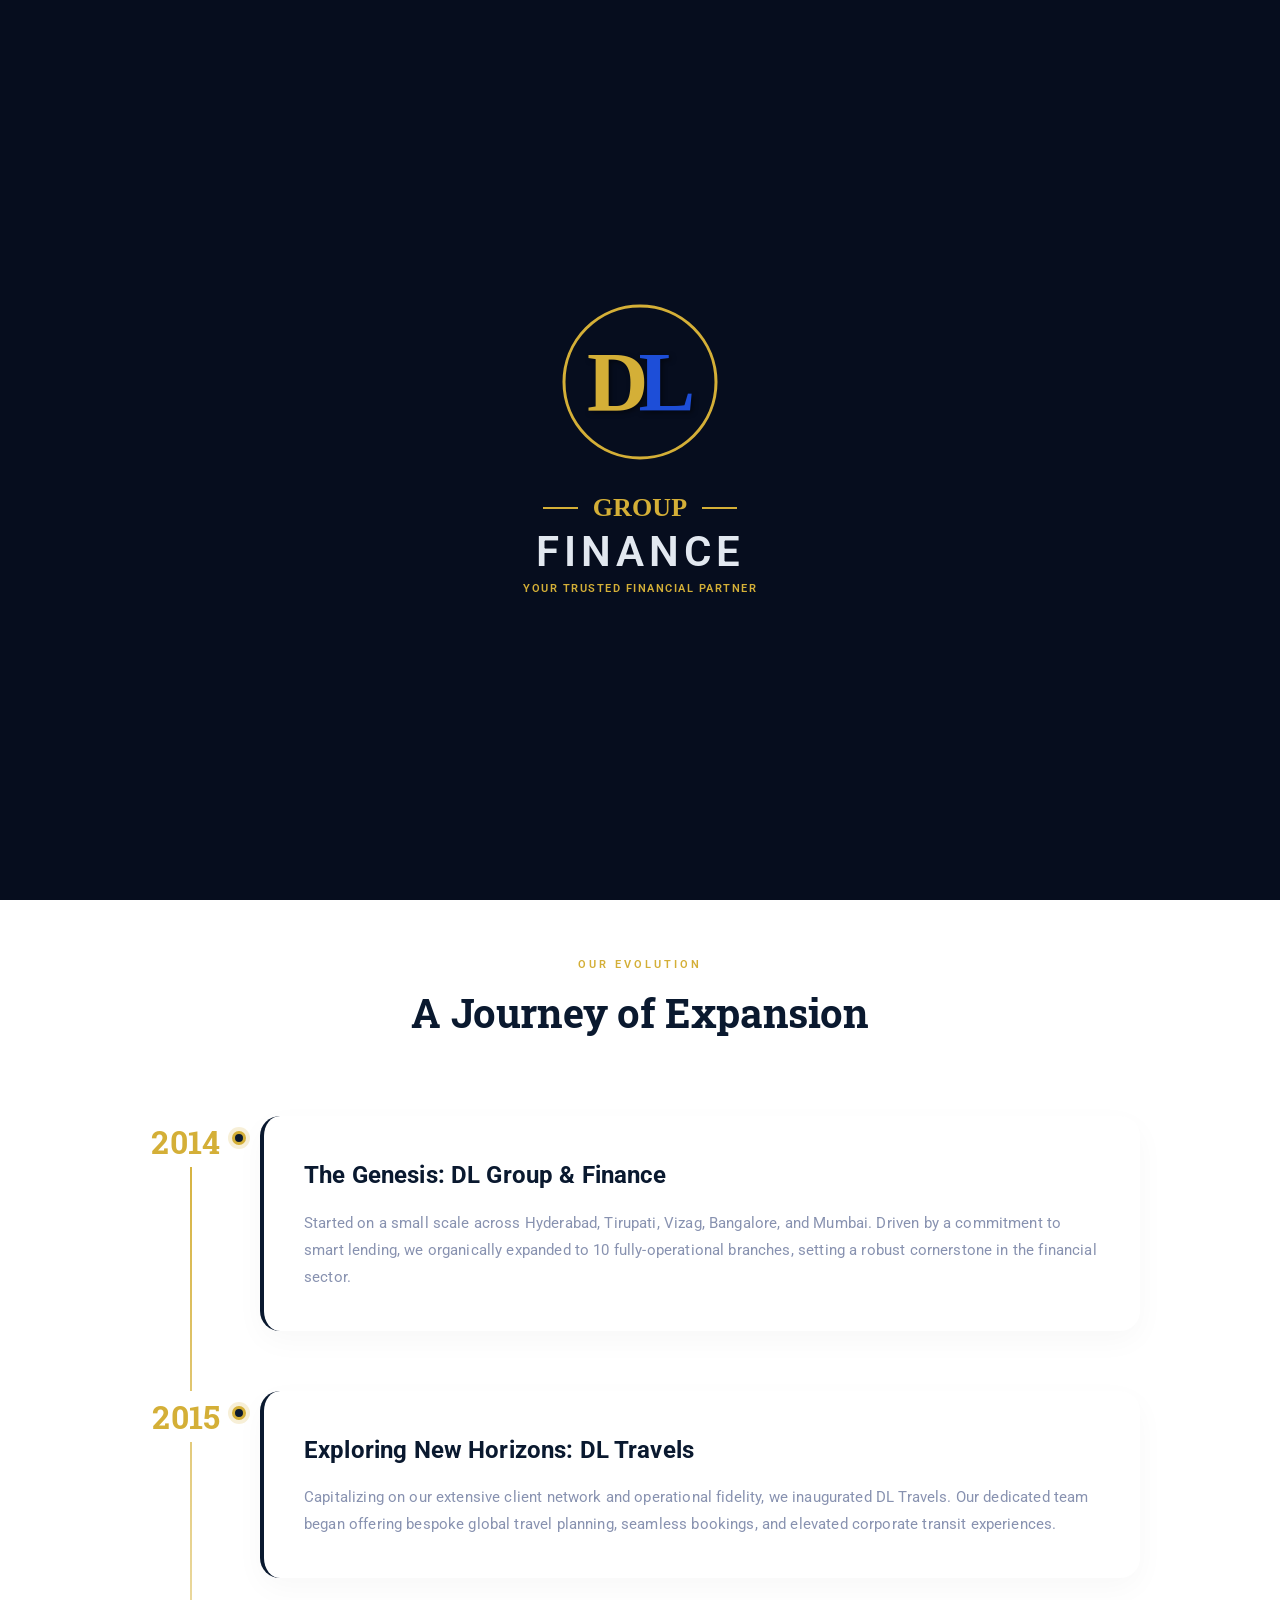
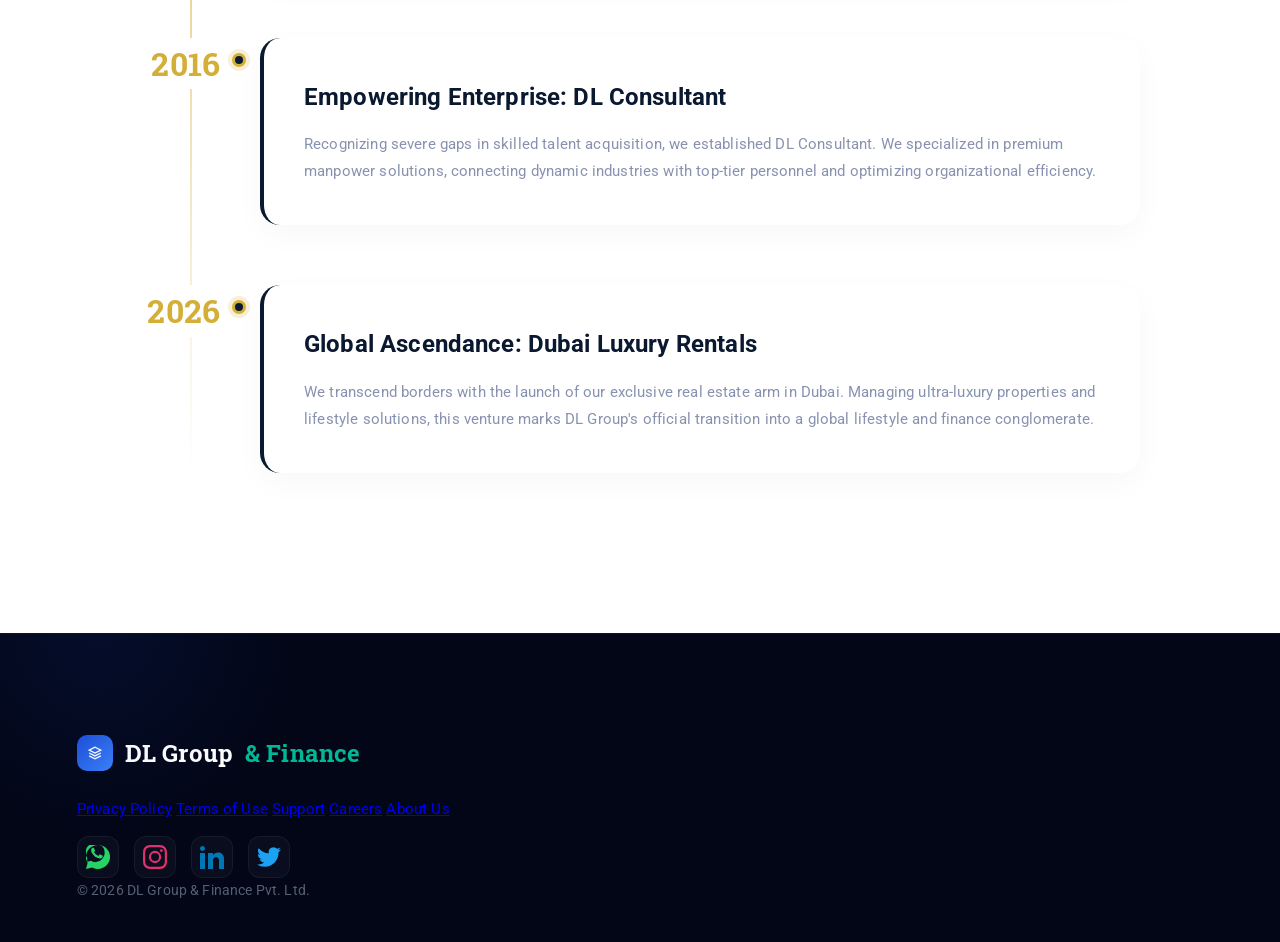
<file: about_previous.html>
<!DOCTYPE html>
<html lang="en">

<head>
    <meta charset="UTF-8">
    <meta name="viewport" content="width=device-width, initial-scale=1.0">
    <title>About Us | DL Group & Finance</title>
    <link rel="stylesheet" href="style.css">
    <link
        href="https://fonts.googleapis.com/css2?family=Roboto:wght@300;400;500;700&family=Roboto+Slab:wght@300;400;500;600;700&display=swap"
        rel="stylesheet">
    <style>
        :root {
            --gold: #d4af37;
            --navy: #0a192f;
            --navy-light: #112240;
            --text-light: #ccd6f6;
            --text-muted: #8892b0;
        }

        html {
            overflow-x: hidden;
        }

        body {
            background-color: var(--surface);
            overflow-x: hidden;
            width: 100%;
            position: relative;
        }

        .hero-banner {
            position: relative;
            height: 60vh;
            min-height: 500px;
            background: linear-gradient(135deg, rgba(10, 25, 47, 0.95), rgba(17, 34, 64, 0.95)), url('hero-bg.jpg') no-repeat center center/cover;
            display: flex;
            align-items: center;
            justify-content: center;
            text-align: center;
            padding: 0 6%;
            clip-path: polygon(0 0, 100% 0, 100% 90%, 0 100%);
            overflow: hidden;
        }

        .hero-banner::after {
            content: '';
            position: absolute;
            bottom: -2px;
            left: 0;
            right: 0;
            height: 4px;
            background: linear-gradient(90deg, transparent, var(--gold), transparent);
        }

        .banner-content {
            max-width: 800px;
            z-index: 2;
        }

        .banner-title {
            font-family: 'Roboto Slab', serif;
            font-size: clamp(3rem, 6vw, 4.5rem);
            color: #fff;
            margin-bottom: 20px;
            opacity: 0;
            transform: translateY(30px);
            animation: fadeUp 1s ease 0.2s forwards;
            background: linear-gradient(to right, #fff, var(--gold));
            -webkit-background-clip: text;
            background-clip: text;
            -webkit-text-fill-color: transparent;
        }

        .banner-sub {
            font-size: 1.2rem;
            color: var(--text-light);
            line-height: 1.8;
            opacity: 0;
            transform: translateY(30px);
            animation: fadeUp 1s ease 0.4s forwards;
        }

        @keyframes fadeUp {
            to {
                opacity: 1;
                transform: translateY(0);
            }
        }

        .about-grid {
            max-width: 1200px;
            margin: -50px auto 100px;
            padding: 0 6%;
            display: grid;
            grid-template-columns: repeat(auto-fit, minmax(280px, 1fr));
            gap: 30px;
            position: relative;
            z-index: 10;
        }

        .stat-card {
            background: #fff;
            padding: 40px 30px;
            border-radius: 16px;
            box-shadow: 0 20px 40px rgba(0, 0, 0, 0.08);
            text-align: center;
            border: 1px solid rgba(0, 0, 0, 0.05);
            transition: all 0.4s cubic-bezier(0.175, 0.885, 0.32, 1.275);
            opacity: 0;
            transform: translateY(30px);
        }

        .stat-card.visible {
            opacity: 1;
            transform: translateY(0);
        }

        .stat-card:hover {
            transform: translateY(-10px);
            box-shadow: 0 30px 60px rgba(10, 25, 47, 0.15);
            border-color: var(--gold);
        }

        .stat-num {
            font-family: 'Roboto Slab', serif;
            font-size: 3rem;
            color: var(--navy);
            margin-bottom: 10px;
            font-weight: 700;
        }

        .stat-lbl {
            color: var(--text-muted);
            font-weight: 500;
            text-transform: uppercase;
            letter-spacing: 1.5px;
            font-size: 0.85rem;
        }

        .timeline-section {
            padding: 100px 6%;
            background: #fff;
            position: relative;
        }

        .sec-header {
            text-align: center;
            margin-bottom: 80px;
        }

        .sec-title {
            font-family: 'Roboto Slab', serif;
            font-size: 2.5rem;
            color: var(--navy);
            margin-bottom: 15px;
        }

        .modern-timeline {
            max-width: 1000px;
            margin: 0 auto;
            position: relative;
        }

        .modern-timeline::before {
            content: '';
            position: absolute;
            left: 50px;
            top: 0;
            height: 100%;
            width: 2px;
            background: linear-gradient(to bottom, var(--gold), transparent);
        }

        .tl-item {
            position: relative;
            margin-bottom: 60px;
            padding-left: 120px;
            opacity: 0;
            transform: translateX(-30px);
            transition: all 0.8s ease;
        }

        .tl-item.visible {
            opacity: 1;
            transform: translateX(0);
        }

        .tl-year {
            position: absolute;
            left: 0;
            top: 0;
            width: 100px;
            text-align: right;
            font-family: 'Roboto Slab', serif;
            font-size: 2rem;
            font-weight: 700;
            color: var(--gold);
            background: #fff;
            padding-right: 20px;
        }

        .tl-year::after {
            content: '';
            position: absolute;
            right: -6px;
            top: 15px;
            width: 14px;
            height: 14px;
            border-radius: 50%;
            background: var(--navy);
            border: 3px solid var(--gold);
            box-shadow: 0 0 0 4px rgba(212, 175, 55, 0.2);
            z-index: 2;
        }

        .tl-content {
            background: var(--surface);
            padding: 40px;
            border-radius: 20px;
            box-shadow: 0 10px 30px rgba(0, 0, 0, 0.03);
            border-left: 4px solid var(--navy);
            transition: all 0.3s ease;
        }

        .tl-content:hover {
            box-shadow: 0 20px 40px rgba(0, 0, 0, 0.08);
            transform: translateX(10px);
            background: #fff;
        }

        .tl-content h3 {
            color: var(--navy);
            font-size: 1.5rem;
            margin-top: 0;
            margin-bottom: 15px;
        }

        .tl-content p {
            color: var(--text-muted);
            line-height: 1.8;
            margin: 0;
        }

        @media screen and (max-width: 768px) {
            .modern-timeline::before {
                left: 20px;
            }

            .tl-item {
                padding-left: 60px;
            }

            .tl-year {
                font-size: 1.2rem;
                text-align: left;
                left: 50px;
                top: -30px;
                background: transparent;
                width: auto;
            }

            .tl-year::after {
                left: -36px;
                top: 5px;
            }

            .hero-banner {
                clip-path: none;
                min-height: 400px;
            }
        }

        @media (max-width: 600px) {
            .about-grid {
                padding: 0 15px;
                gap: 20px;
            }

            .stat-card {
                padding: 30px 20px;
            }

            .tl-content {
                padding: 25px 20px;
            }
        }

        /* Nav & Footer Specifics */
        nav {
            background: rgba(255, 255, 255, 0.98) !important;
            box-shadow: 0 4px 20px rgba(0, 0, 0, 0.05);
        }
    </style>
</head>

<body>
    <!-- Components are loaded via components.js -->



    <header class="hero-banner">
        <div class="banner-content">
            <h1 class="banner-title">Pioneering Progress</h1>
            <p class="banner-sub">Since 2014, DL Group has grown from a regional finance firm to a multinational
                enterprise, delivering excellence in lending, travel, talent, and luxury real estate.</p>
        </div>
    </header>

    <div class="about-grid">
        <div class="stat-card reveal" style="transition-delay: 0.1s;">
            <div class="stat-num">10+</div>
            <div class="stat-lbl">Strategic Branches</div>
        </div>
        <div class="stat-card reveal" style="transition-delay: 0.2s;">
            <div class="stat-num">4</div>
            <div class="stat-lbl">Core Verticals</div>
        </div>
        <div class="stat-card reveal" style="transition-delay: 0.3s;">
            <div class="stat-num">1M+</div>
            <div class="stat-lbl">Lives Impacted</div>
        </div>
    </div>

    <section class="timeline-section">
        <div class="sec-header reveal">
            <span class="eyebrow" style="color: var(--gold); font-weight: 600; text-transform: uppercase;">Our
                Evolution</span>
            <h2 class="sec-title">A Journey of Expansion</h2>
        </div>

        <div class="modern-timeline">
            <div class="tl-item reveal">
                <div class="tl-year">2014</div>
                <div class="tl-content">
                    <h3>The Genesis: DL Group & Finance</h3>
                    <p>Started on a small scale across Hyderabad, Tirupati, Vizag, Bangalore, and Mumbai. Driven by a
                        commitment to smart lending, we organically expanded to 10 fully-operational branches, setting a
                        robust cornerstone in the financial sector.</p>
                </div>
            </div>

            <div class="tl-item reveal">
                <div class="tl-year">2015</div>
                <div class="tl-content">
                    <h3>Exploring New Horizons: DL Travels</h3>
                    <p>Capitalizing on our extensive client network and operational fidelity, we inaugurated DL Travels.
                        Our dedicated team began offering bespoke global travel planning, seamless bookings, and
                        elevated corporate transit experiences.</p>
                </div>
            </div>

            <div class="tl-item reveal">
                <div class="tl-year">2016</div>
                <div class="tl-content">
                    <h3>Empowering Enterprise: DL Consultant</h3>
                    <p>Recognizing severe gaps in skilled talent acquisition, we established DL Consultant. We
                        specialized in premium manpower solutions, connecting dynamic industries with top-tier personnel
                        and optimizing organizational efficiency.</p>
                </div>
            </div>

            <div class="tl-item reveal">
                <div class="tl-year">2026</div>
                <div class="tl-content">
                    <h3>Global Ascendance: Dubai Luxury Rentals</h3>
                    <p>We transcend borders with the launch of our exclusive real estate arm in Dubai. Managing
                        ultra-luxury properties and lifestyle solutions, this venture marks DL Group's official
                        transition into a global lifestyle and finance conglomerate.</p>
                </div>
            </div>
        </div>
    </section>

    <div id="footer-placeholder"></div>

    <script src="components.js"></script>
    <script>
        const revealObs = new IntersectionObserver((entries, obs) => {
            entries.forEach(e => {
                if (e.isIntersecting) {
                    e.target.classList.add('visible');
                    obs.unobserve(e.target);
                }
            });
        }, { threshold: 0.15, rootMargin: "0px 0px -50px 0px" });

        document.querySelectorAll('.reveal').forEach(el => revealObs.observe(el));
    </script>
</body>

</html>
</file>
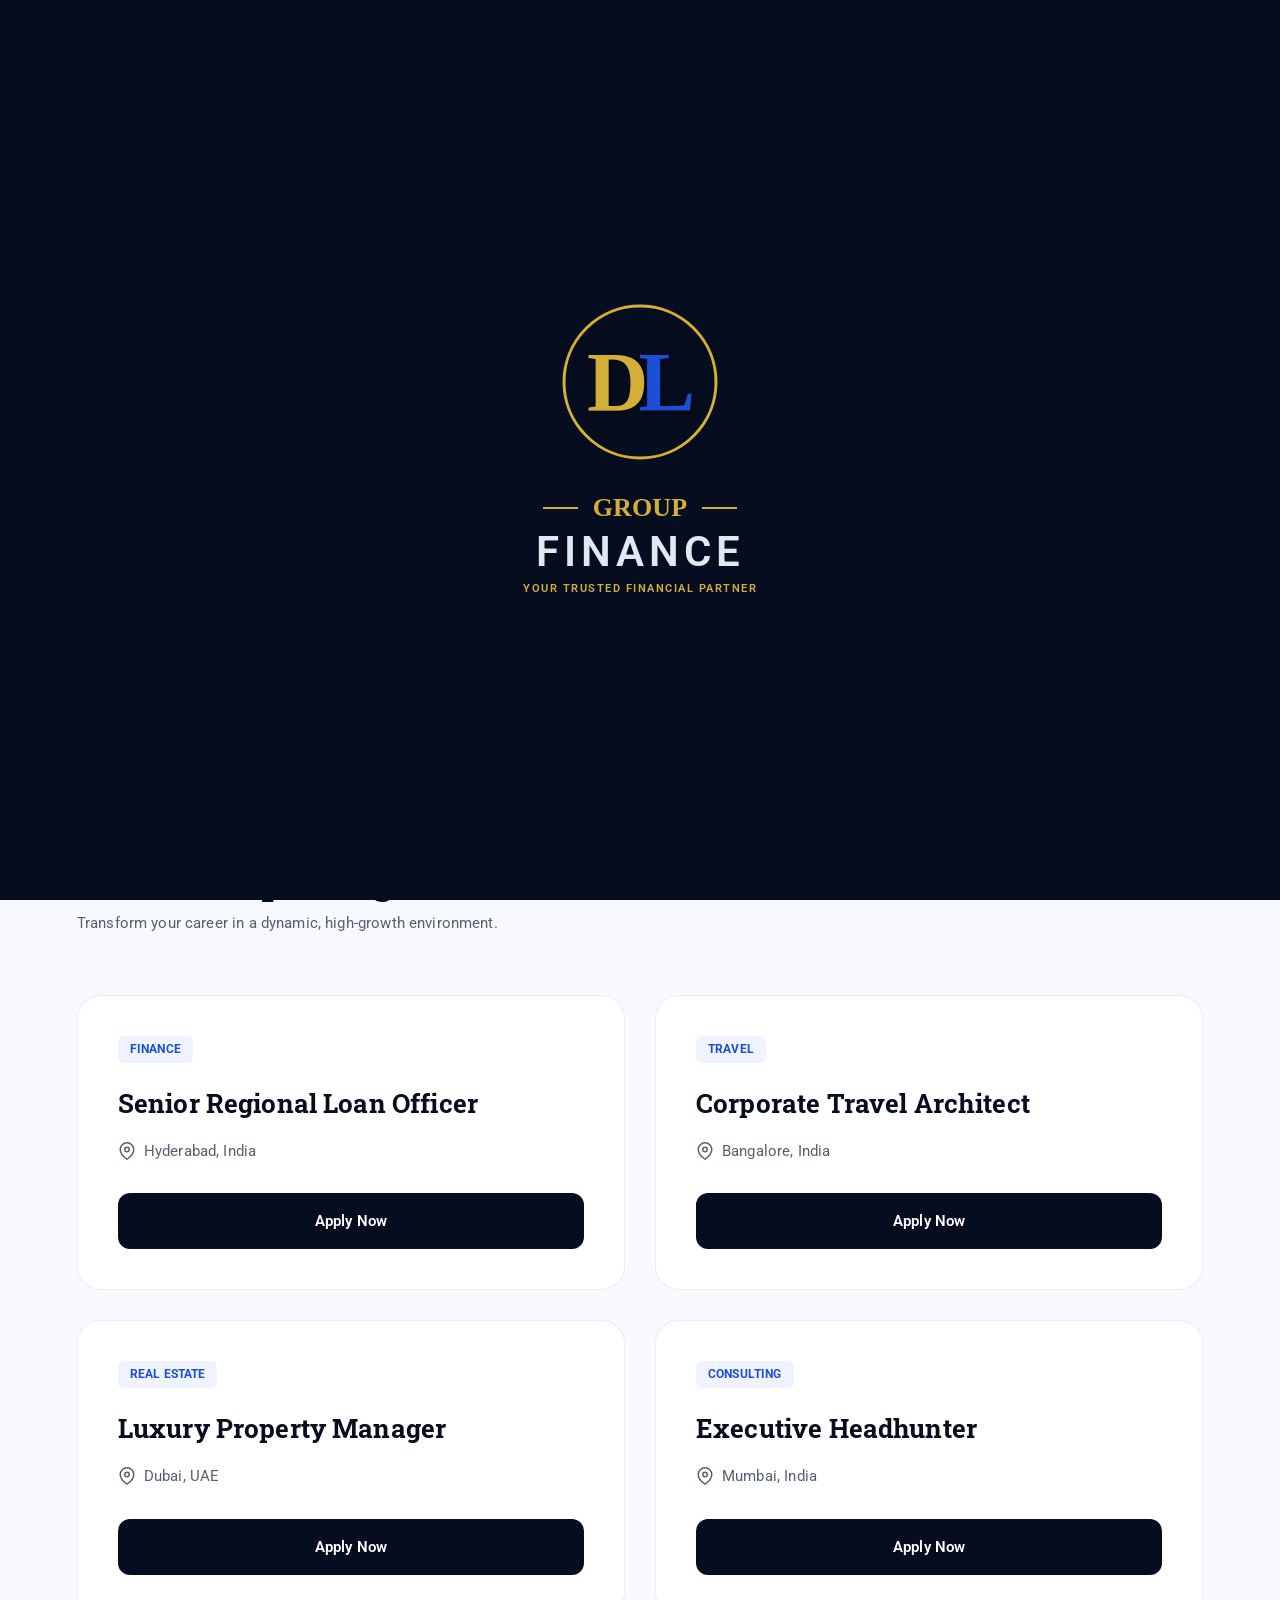
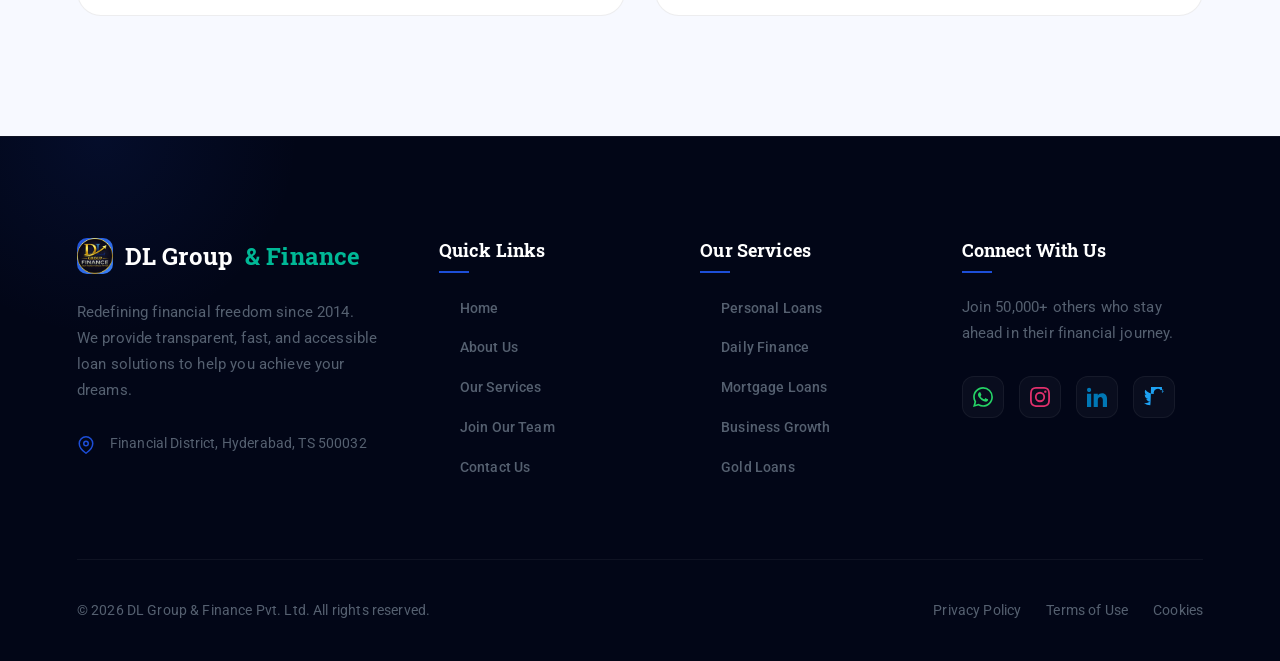
<file: careers.html>
<!DOCTYPE html>
<html lang="en">

<head>
    <meta charset="UTF-8">
    <meta name="viewport" content="width=device-width, initial-scale=1.0">
    <title>Careers | DL Group & Finance</title>
    <link rel="stylesheet" href="style.css">
    <link
        href="https://fonts.googleapis.com/css2?family=Roboto:wght@300;400;500;700&family=Roboto+Slab:wght@300;400;500;600;700&display=swap"
        rel="stylesheet">
</head>

<body>
    <!-- LOADER -->
    <div id="loader" role="status" aria-label="Loading DL Group & Finance">
        <div class="loader-brand-container">
            <!-- Circular path animation -->
            <svg class="loader-circle-svg" width="160" height="160" viewBox="0 0 160 160">
                <circle class="loader-circle-path" cx="80" cy="80" r="76" />
            </svg>

            <!-- Big D & L Letters -->
            <div class="loader-dl-text">
                <span class="dl-d">D</span><span class="dl-l">L</span>
            </div>
        </div>

        <div class="loader-logo-text">
            <div class="logo-group">
                <span class="line"></span> GROUP <span class="line"></span>
            </div>
            <div class="logo-finance">FINANCE</div>
            <div class="logo-tagline">YOUR TRUSTED FINANCIAL PARTNER</div>
        </div>
    </div>

    <!-- NAVBAR -->
    <nav id="navbar">
        <a href="index.html" class="nav-logo">
            <div class="nav-logo-badge"><img src="dl_logo_circle.png" alt="DL Logo"></div>
            DL Group <span>&amp; Finance</span>
        </a>
        <ul class="nav-links">
            <li><a href="index.html">Home</a></li>
            <li><a href="about.html">About Us</a></li>
            <li><a href="services.html">Services</a></li>
            <li><a href="careers.html" style="color:var(--primary); font-weight:700;">Careers</a></li>
            <li><a href="contact.html">Contact Us</a></li>
            <li><a href="contact.html" class="nav-cta">Get Started</a></li>
        </ul>
        <button class="hamburger" id="hamburger"
            aria-label="Toggle menu"><span></span><span></span><span></span></button>
    </nav>

    <div class="mobile-menu" id="mobileMenu">
        <a href="index.html">Home</a>
        <a href="about.html">About Us</a>
        <a href="services.html">Services</a>
        <a href="careers.html">Careers</a>
        <a href="contact.html">Contact Us</a>
    </div>

    <!-- ADVANCED HERO -->
    <section class="careers-hero-alt">
        <div class="careers-hero-inner">
            <div class="reveal">
                <span class="career-badge">Work with the Best</span>
                <h1 class="career-h1">Build a Global <span>Legacy with Us.</span></h1>
                <p>Join a fast-paced environment where finance meets lifestyle. We're looking for innovators to lead our
                    expansion in India, UAE, and beyond.</p>

                <div class="stats-strip">
                    <div class="s-item">
                        <h4>10+</h4>
                        <p>Branches</p>
                    </div>
                    <div class="s-item">
                        <h4>500+</h4>
                        <p>Global Team</p>
                    </div>
                    <div class="s-item">
                        <h4>4</h4>
                        <p>Industries</p>
                    </div>
                </div>
            </div>

            <div class="career-visual-card reveal" style="transition-delay: 0.2s;">
                <h3 style="color: var(--gold); margin-bottom: 25px; font-family: 'Roboto Slab';">The DL Advantage</h3>

                <div class="perk-row">
                    <div class="pi-icon"><svg width="20" height="20" fill="none" stroke="currentColor" stroke-width="2"
                            viewBox="0 0 24 24">
                            <path d="M21 10c0 7-9 13-9 13s-9-6-9-13a9 9 0 0 1 18 0z"></path>
                            <circle cx="12" cy="10" r="3"></circle>
                        </svg></div>
                    <div>
                        <h4 style="font-size: 1.1rem;">Global Mobility</h4>
                        <p style="font-size: 0.85rem; color: #aaa;">UK & UAE relocation packages.</p>
                    </div>
                </div>

                <div class="perk-row">
                    <div class="pi-icon"><svg width="20" height="20" fill="none" stroke="currentColor" stroke-width="2"
                            viewBox="0 0 24 24">
                            <rect x="2" y="7" width="20" height="14" rx="2" ry="2"></rect>
                            <path d="M16 21V5a2 2 0 0 0-2-2h-4a2 2 0 0 0-2 2v16"></path>
                        </svg></div>
                    <div>
                        <h4 style="font-size: 1.1rem;">Elite Pay</h4>
                        <p style="font-size: 0.85rem; color: #aaa;">Top-tier salary + performance bonuses.</p>
                    </div>
                </div>

                <div class="perk-row">
                    <div class="pi-icon"><svg width="20" height="20" fill="none" stroke="currentColor" stroke-width="2"
                            viewBox="0 0 24 24">
                            <path d="M12 22s8-4 8-10V5l-8-3-8 3v7c0 6 8 10 8 10z"></path>
                        </svg></div>
                    <div>
                        <h4 style="font-size: 1.1rem;">Health & Wellness</h4>
                        <p style="font-size: 0.85rem; color: #aaa;">Full executive medical coverage.</p>
                    </div>
                </div>
            </div>
        </div>
    </section>

    <!-- JOB LISTINGS -->
    <section class="listing-section">
        <div style="max-width: 1300px; margin: 0 auto 60px;">
            <h2 style="font-family: 'Roboto Slab'; font-size: 2.5rem; color: var(--ink);">Current Openings</h2>
            <p style="color: var(--slate);">Transform your career in a dynamic, high-growth environment.</p>
        </div>

        <div class="listing-grid">
            <!-- Job 1 -->
            <a href="contact.html" class="adv-job-card reveal">
                <div class="adv-job-tag">FINANCE</div>
                <h3 class="adv-job-title">Senior Regional Loan Officer</h3>
                <div class="adv-job-loc">
                    <svg width="18" height="18" fill="none" stroke="currentColor" stroke-width="2" viewBox="0 0 24 24">
                        <path d="M21 10c0 7-9 13-9 13s-9-6-9-13a9 9 0 0 1 18 0z"></path>
                        <circle cx="12" cy="10" r="3"></circle>
                    </svg>
                    Hyderabad, India
                </div>
                <div class="adv-apply-btn">Apply Now</div>
            </a>

            <!-- Job 2 -->
            <a href="contact.html" class="adv-job-card reveal" style="transition-delay: 0.1s;">
                <div class="adv-job-tag">TRAVEL</div>
                <h3 class="adv-job-title">Corporate Travel Architect</h3>
                <div class="adv-job-loc">
                    <svg width="18" height="18" fill="none" stroke="currentColor" stroke-width="2" viewBox="0 0 24 24">
                        <path d="M21 10c0 7-9 13-9 13s-9-6-9-13a9 9 0 0 1 18 0z"></path>
                        <circle cx="12" cy="10" r="3"></circle>
                    </svg>
                    Bangalore, India
                </div>
                <div class="adv-apply-btn">Apply Now</div>
            </a>

            <!-- Job 3 -->
            <a href="contact.html" class="adv-job-card reveal" style="transition-delay: 0.2s;">
                <div class="adv-job-tag">REAL ESTATE</div>
                <h3 class="adv-job-title">Luxury Property Manager</h3>
                <div class="adv-job-loc">
                    <svg width="18" height="18" fill="none" stroke="currentColor" stroke-width="2" viewBox="0 0 24 24">
                        <path d="M21 10c0 7-9 13-9 13s-9-6-9-13a9 9 0 0 1 18 0z"></path>
                        <circle cx="12" cy="10" r="3"></circle>
                    </svg>
                    Dubai, UAE
                </div>
                <div class="adv-apply-btn">Apply Now</div>
            </a>

            <!-- Job 4 -->
            <a href="contact.html" class="adv-job-card reveal" style="transition-delay: 0.3s;">
                <div class="adv-job-tag">CONSULTING</div>
                <h3 class="adv-job-title">Executive Headhunter</h3>
                <div class="adv-job-loc">
                    <svg width="18" height="18" fill="none" stroke="currentColor" stroke-width="2" viewBox="0 0 24 24">
                        <path d="M21 10c0 7-9 13-9 13s-9-6-9-13a9 9 0 0 1 18 0z"></path>
                        <circle cx="12" cy="10" r="3"></circle>
                    </svg>
                    Mumbai, India
                </div>
                <div class="adv-apply-btn">Apply Now</div>
            </a>
        </div>
    </section>

    <!-- FOOTER -->
    <footer id="main-footer">
        <div class="footer-grid">
            <!-- Column 1: Company -->
            <div class="footer-col">
                <a href="index.html" class="footer-logo">
                    <div class="footer-logo-icon">
                        <img src="dl_logo_circle.png" alt="Logo"
                            style="width:100%; height:100%; border-radius:50%; object-fit:cover;">
                    </div>
                    DL Group <span>&amp; Finance</span>
                </a>
                <p class="footer-desc">Redefining financial freedom since 2014. We provide transparent, fast, and
                    accessible loan solutions to help you achieve your dreams.</p>
                <div class="footer-contact">
                    <div class="c-item">
                        <svg class="c-icon" width="18" height="18" fill="none" stroke="currentColor" stroke-width="2"
                            viewBox="0 0 24 24">
                            <path d="M21 10c0 7-9 13-9 13s-9-6-9-13a9 9 0 0 1 18 0z" />
                            <circle cx="12" cy="10" r="3" />
                        </svg>
                        <p class="c-text">Financial District, Hyderabad, TS 500032</p>
                    </div>
                </div>
            </div>

            <!-- Column 2: Quick Links -->
            <div class="footer-col">
                <h4 class="footer-h4">Quick Links</h4>
                <ul class="footer-nav">
                    <li><a href="index.html">Home</a></li>
                    <li><a href="about.html">About Us</a></li>
                    <li><a href="services.html">Our Services</a></li>
                    <li><a href="careers.html">Join Our Team</a></li>
                    <li><a href="contact.html">Contact Us</a></li>
                </ul>
            </div>

            <!-- Column 3: Services -->
            <div class="footer-col">
                <h4 class="footer-h4">Our Services</h4>
                <ul class="footer-nav">
                    <li><a href="services.html">Personal Loans</a></li>
                    <li><a href="services.html">Daily Finance</a></li>
                    <li><a href="services.html">Mortgage Loans</a></li>
                    <li><a href="services.html">Business Growth</a></li>
                    <li><a href="services.html">Gold Loans</a></li>
                </ul>
            </div>

            <!-- Column 4: Stay Connected -->
            <div class="footer-col">
                <h4 class="footer-h4">Connect With Us</h4>
                <p class="footer-desc">Join 50,000+ others who stay ahead in their financial journey.</p>
                <div class="footer-social">
                    <a href="https://wa.me/919990000000" target="_blank" aria-label="WhatsApp"
                        style="color: #25D366;"><svg width="20" height="20" fill="currentColor" viewBox="0 0 24 24">
                            <path
                                d="M17.472 14.382c-.297-.149-1.758-.867-2.03-.967-.273-.099-.471-.148-.67.15-.197.297-.767.966-.94 1.164-.173.199-.347.223-.644.075-.297-.15-1.255-.463-2.39-1.475-.883-.788-1.48-1.761-1.653-2.059-.173-.297-.018-.458.13-.606.134-.133.298-.347.446-.52.149-.174.198-.298.298-.497.099-.198.05-.371-.025-.52-.075-.149-.669-1.612-.916-2.207-.242-.579-.487-.5-.669-.51-.173-.008-.371-.01-.57-.01-.198 0-.52.074-.792.372-.272.297-1.04 1.016-1.04 2.479 0 1.462 1.065 2.875 1.213 3.074.149.198 2.096 3.2 5.077 4.487.709.306 1.262.489 1.694.625.712.227 1.36.195 1.871.118.571-.085 1.758-.719 2.006-1.413.248-.694.248-1.289.173-1.413-.074-.124-.272-.198-.57-.347m-5.421 7.403h-.004a9.87 9.87 0 01-5.031-1.378l-.361-.214-3.741.982.998-3.648-.235-.374a9.86 9.86 0 01-1.51-5.26c.001-5.45 4.436-9.884 9.888-9.884 2.64 0 5.122 1.03 6.988 2.898a9.825 9.825 0 012.893 6.994c-.003 5.45-4.437 9.884-9.885 9.884m8.413-18.297A11.815 11.815 0 0012.05 0C5.495 0 .16 5.335.157 11.892c0 2.096.547 4.142 1.588 5.945L.057 24l6.305-1.654a11.882 11.882 0 005.683 1.448h.005c6.554 0 11.89-5.335 11.893-11.893a11.821 11.821 0 00-3.48-8.413z" />
                        </svg></a>
                    <a href="https://instagram.com/dlfinance" target="_blank" aria-label="Instagram"
                        style="color: #E1306C;"><svg width="20" height="20" fill="currentColor" viewBox="0 0 24 24">
                            <path
                                d="M12 2.163c3.204 0 3.584.012 4.85.07 3.252.148 4.771 1.691 4.919 4.919.058 1.265.069 1.645.069 4.849 0 3.205-.012 3.584-.069 4.849-.149 3.225-1.664 4.771-4.919 4.919-1.266.058-1.644.07-4.85.07-3.204 0-3.584-.012-4.849-.07-3.26-.149-4.771-1.699-4.919-4.92-.058-1.265-.07-1.644-.07-4.849 0-3.204.013-3.583.07-4.849.149-3.227 1.664-4.771 4.919-4.919 1.266-.057 1.645-.069 4.849-.069zM12 0C8.741 0 8.333.014 7.053.072 2.695.272.273 2.69.073 7.052.014 8.333 0 8.741 0 12c0 3.259.014 3.668.072 4.948.203 4.358 2.618 6.78 6.98 6.98C8.333 23.986 8.741 24 12 24c3.259 0 3.668-.014 4.948-.072 4.354-.2 6.782-2.618 6.979-6.98.059-1.28.073-1.689.073-4.948 0-3.259-.014-3.667-.072-4.947-.196-4.354-2.617-6.78-6.979-6.98C15.668.014 15.259 0 12 0zm0 5.838a6.162 6.162 0 100 12.324 6.162 6.162 0 000-12.324zM12 16a4 4 0 110-8 4 4 0 010 8zm6.406-11.845a1.44 1.44 0 100 2.881 1.44 1.44 0 000-2.88z" />
                        </svg></a>
                    <a href="https://linkedin.com/company/dl-group-finance" target="_blank" aria-label="LinkedIn"
                        style="color: #0077b5;"><svg width="20" height="20" fill="currentColor" viewBox="0 0 24 24">
                            <path
                                d="M4.98 3.5c0 1.381-1.11 2.5-2.48 2.5s-2.48-1.119-2.48-2.5c0-1.38 1.11-2.5 2.48-2.5s2.48 1.12 2.48 2.5zm.02 4.5h-5v16h5v-16zm7.982 0h-4.968v16h4.969v-8.399c0-4.67 6.029-5.052 6.029 0v8.399h4.988v-10.131c0-7.88-8.922-7.593-11.018-3.714v-2.155z" />
                        </svg></a>
                    <a href="https://twitter.com/dlfinance" target="_blank" aria-label="Twitter"
                        style="color: #1DA1F2;"><svg width="20" height="20" fill="currentColor" viewBox="0 0 24 24">
                            <path
                                d="M23.953 4.57a10 10 0 01-2.825.775 4.958 4.958 0 002.163-2.723c-.951.555-2.005.959-3.127 1.184a4.92 4.92 0 00-8.384 4.482C7.69 8.095 4.067 6.13 1.64 3.162a4.822 4.822 0 00-.666 2.475c0 1.71.87 3.213 2.188 4.096a4.904 4.904 0 01-2.228-.616v.06a4.923 4.923 0 003.946 4.827 4.996 4.996 0 01-2.212.085 4.936 4.936 0 004.604 3.417 9.867 9.867 0 01-6.102 2.105c-.39 0-.779-.023-1.17-.067a13.995 13.995 0 007.557 2.209c9.053 0 13.998-7496 13.998-13.985 0-.21 0-.42-.015-.63A9.935 9.935 0 0024 4.59z" />
                        </svg></a>
                </div>
            </div>
        </div>

        <div class="footer-bottom">
            <span class="footer-copy">© 2026 DL Group &amp; Finance Pvt. Ltd. All rights reserved.</span>
            <div class="footer-legal">
                <a href="#">Privacy Policy</a>
                <a href="#">Terms of Use</a>
                <a href="#">Cookies</a>
            </div>
        </div>
    </footer>

    <script>
        window.addEventListener('load', () => { setTimeout(() => document.getElementById('loader').classList.add('hidden'), 4500); });

        const hamburger = document.getElementById('hamburger');
        const mobileMenu = document.getElementById('mobileMenu');
        hamburger.addEventListener('click', () => {
            const open = mobileMenu.classList.toggle('open');
            hamburger.classList.toggle('open', open);
        });

        const revealObs = new IntersectionObserver((entries, obs) => {
            entries.forEach(e => {
                if (e.isIntersecting) {
                    e.target.classList.add('visible');
                    obs.unobserve(e.target);
                }
            });
        }, { threshold: 0.15 });

        document.querySelectorAll('.reveal').forEach(el => revealObs.observe(el));

        window.addEventListener('scroll', () => {
            document.getElementById('navbar').classList.toggle('scrolled', window.scrollY > 10);
        });
    </script>
</body>

</html>
</file>
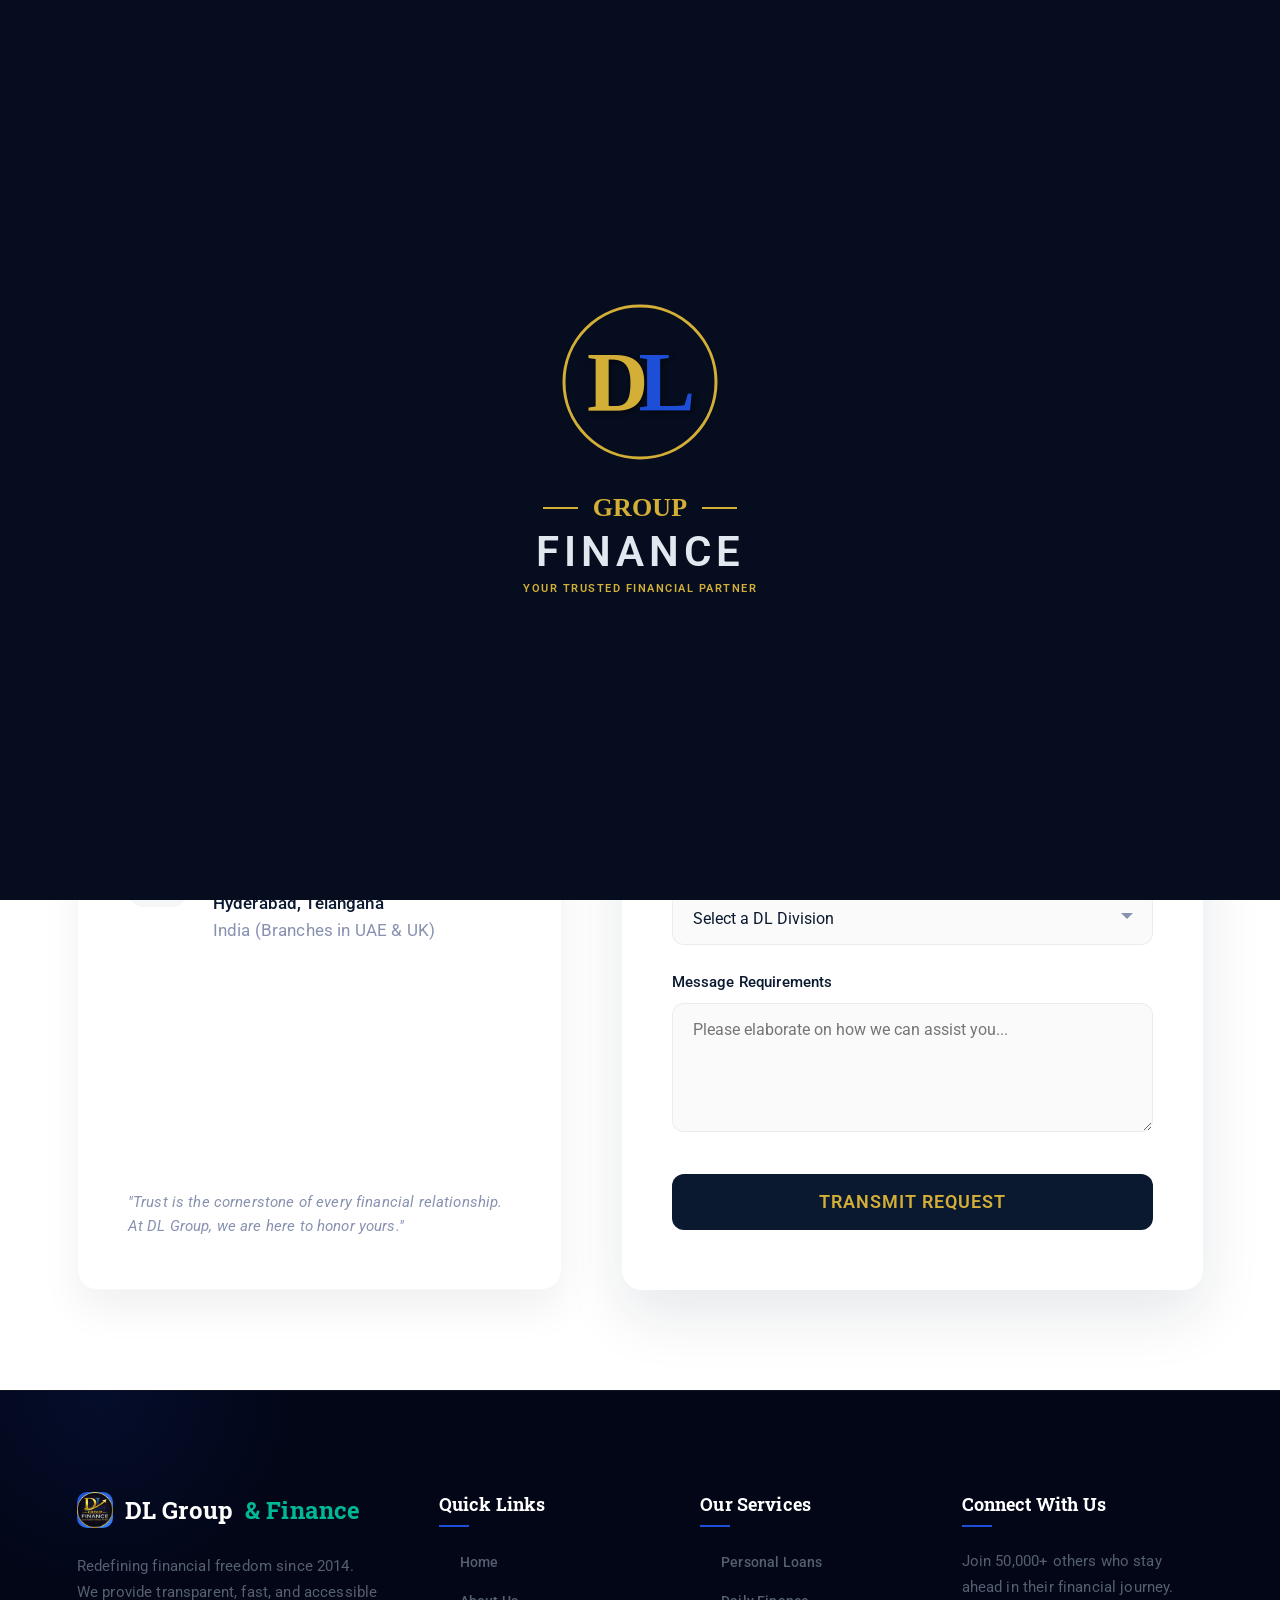
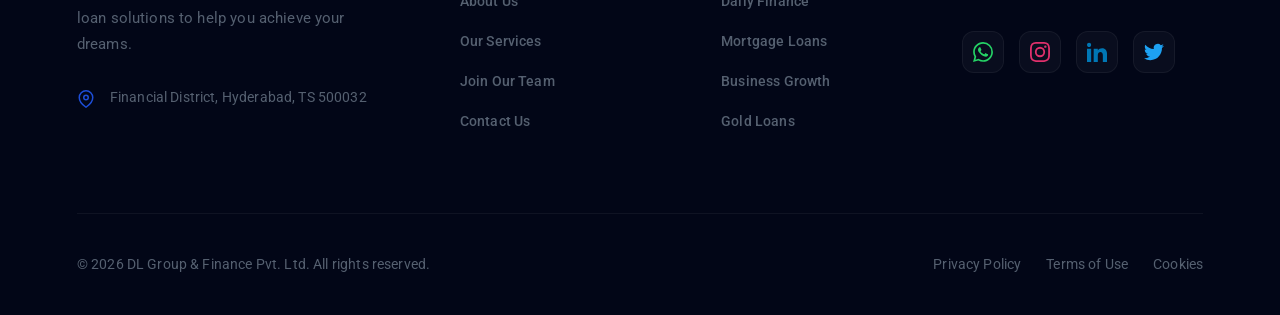
<file: contact.html>
<!DOCTYPE html>
<html lang="en">

<head>
    <meta charset="UTF-8">
    <meta name="viewport" content="width=device-width, initial-scale=1.0">
    <title>Contact Us | DL Group & Finance</title>
    <link rel="stylesheet" href="style.css">
    <link
        href="https://fonts.googleapis.com/css2?family=Roboto:wght@300;400;500;700&family=Roboto+Slab:wght@300;400;500;600;700&display=swap"
        rel="stylesheet">
    <style>
        :root {
            --gold: #d4af37;
            --navy: #0a192f;
            --navy-light: #112240;
            --text-light: #ccd6f6;
            --text-muted: #8892b0;
        }

        html {
            overflow-x: hidden;
        }

        body {
            background-color: var(--surface);
            overflow-x: hidden;
            width: 100%;
            position: relative;
        }

        .contact-header {
            padding: 180px 6% 120px;
            background: radial-gradient(circle at 0% 100%, var(--navy-light) 0%, var(--navy) 60%, rgba(10, 25, 47, 0.95) 100%);
            text-align: center;
        }

        .page-title {
            font-family: 'Roboto Slab', serif;
            font-size: clamp(3rem, 6vw, 4.5rem);
            color: #fff;
            margin-bottom: 25px;
            background: linear-gradient(to right, #fff, var(--gold));
            -webkit-background-clip: text;
            background-clip: text;
            -webkit-text-fill-color: transparent;
        }

        .page-subtitle {
            font-size: 1.25rem;
            color: var(--text-light);
            max-width: 700px;
            margin: 0 auto;
            line-height: 1.8;
        }

        .contact-wrapper {
            width: 100%;
            max-width: 1300px;
            margin: -60px auto 100px;
            padding: 0 6%;
            display: grid;
            grid-template-columns: 1fr 1.2fr;
            gap: 60px;
            position: relative;
            z-index: 5;
            box-sizing: border-box;
        }

        @media (max-width: 968px) {
            .contact-wrapper {
                grid-template-columns: 1fr;
                margin-top: 20px;
            }
        }

        .contact-info-panel {
            background: #fff;
            border-radius: 20px;
            padding: 50px;
            box-shadow: 0 20px 40px rgba(0, 0, 0, 0.06);
            border: 1px solid rgba(0, 0, 0, 0.03);
            display: flex;
            flex-direction: column;
            gap: 40px;
        }

        .info-block {
            display: flex;
            align-items: flex-start;
            gap: 25px;
        }

        .info-icon {
            width: 60px;
            height: 60px;
            background: rgba(10, 25, 47, 0.04);
            border-radius: 16px;
            display: flex;
            align-items: center;
            justify-content: center;
            color: var(--navy);
            flex-shrink: 0;
            transition: all 0.3s ease;
        }

        .info-block:hover .info-icon {
            background: var(--navy);
            color: var(--gold);
            transform: scale(1.05);
        }

        .info-text h3 {
            font-family: 'Roboto Slab', serif;
            color: var(--navy);
            margin: 0 0 10px 0;
            font-size: 1.3rem;
        }

        .info-text p {
            color: var(--text-muted);
            margin: 0;
            line-height: 1.6;
            font-size: 1.05rem;
        }

        .contact-form-panel {
            background: #fff;
            border-radius: 20px;
            padding: 60px 50px;
            box-shadow: 0 25px 60px rgba(10, 25, 47, 0.1);
            position: relative;
            border-top: 5px solid var(--gold);
        }

        .form-header {
            margin-bottom: 40px;
        }

        .form-header h2 {
            font-family: 'Roboto Slab', serif;
            color: var(--navy);
            font-size: 2.2rem;
            margin: 0 0 10px 0;
        }

        .form-header p {
            color: var(--text-muted);
            margin: 0;
            font-size: 1.1rem;
        }

        .form-group {
            margin-bottom: 25px;
            position: relative;
        }

        .form-label {
            display: block;
            margin-bottom: 8px;
            color: var(--navy);
            font-weight: 500;
            font-size: 0.95rem;
        }

        .form-control {
            width: 100%;
            padding: 16px 20px;
            background: rgba(0, 0, 0, 0.02);
            border: 1px solid rgba(0, 0, 0, 0.06);
            border-radius: 12px;
            font-family: 'Roboto', sans-serif;
            font-size: 1rem;
            color: var(--navy);
            transition: all 0.3s ease;
        }

        .form-control:focus {
            outline: none;
            background: #fff;
            border-color: rgba(212, 175, 55, 0.5);
            box-shadow: 0 0 0 4px rgba(212, 175, 55, 0.1);
        }

        .form-row {
            display: grid;
            grid-template-columns: 1fr 1fr;
            gap: 20px;
        }

        select.form-control {
            cursor: pointer;
            appearance: none;
        }

        .select-wrapper {
            position: relative;
        }

        .select-wrapper::after {
            content: '';
            position: absolute;
            right: 20px;
            top: 50%;
            transform: translateY(-50%);
            border: 6px solid transparent;
            border-top-color: var(--text-muted);
            pointer-events: none;
        }

        .submit-btn {
            width: 100%;
            padding: 18px;
            background: var(--navy);
            color: var(--gold);
            border: none;
            border-radius: 12px;
            font-size: 1.1rem;
            font-weight: 600;
            font-family: 'Roboto', sans-serif;
            text-transform: uppercase;
            letter-spacing: 1px;
            cursor: pointer;
            transition: all 0.3s ease;
            margin-top: 10px;
        }

        .submit-btn:hover {
            background: var(--navy-light);
            box-shadow: 0 10px 20px rgba(10, 25, 47, 0.2);
            transform: translateY(-2px);
        }

        @media screen and (max-width: 1000px) {
            .contact-wrapper {
                grid-template-columns: 1fr;
            }

            .form-row {
                grid-template-columns: 1fr;
            }
        }

        @media screen and (max-width: 600px) {

            .contact-info-panel,
            .contact-form-panel {
                padding: 30px 20px;
                border-radius: 15px;
            }

            .form-header h2 {
                font-size: 1.8rem;
            }

            .contact-wrapper {
                padding: 0 15px;
                margin-top: 0;
            }
        }

        nav {
            background: rgba(255, 255, 255, 0.98) !important;
            box-shadow: 0 4px 20px rgba(0, 0, 0, 0.05);
        }
    </style>
</head>

<body>
    <div id="loader" role="status" aria-label="Loading DL Group & Finance">
        <div class="loader-brand-container">
            <!-- Circular path animation -->
            <svg class="loader-circle-svg" width="160" height="160" viewBox="0 0 160 160">
                <circle class="loader-circle-path" cx="80" cy="80" r="76" />
            </svg>

            <!-- Big D & L Letters -->
            <div class="loader-dl-text">
                <span class="dl-d">D</span><span class="dl-l">L</span>
            </div>
        </div>

        <div class="loader-logo-text">
            <div class="logo-group">
                <span class="line"></span> GROUP <span class="line"></span>
            </div>
            <div class="logo-finance">FINANCE</div>
            <div class="logo-tagline">YOUR TRUSTED FINANCIAL PARTNER</div>
        </div>
    </div>

    <nav id="navbar">
        <a href="index.html" class="nav-logo">
            <div class="nav-logo-badge"><img src="dl_logo_circle.png" alt="DL Logo"></div> DL Group <span>&amp;
                Finance</span>
        </a>
        <ul class="nav-links">
            <li><a href="index.html">Home</a></li>
            <li><a href="about.html">About Us</a></li>
            <li><a href="services.html">Services</a></li>
            <li><a href="careers.html">Careers</a></li>
            <li><a href="contact.html" style="color:var(--primary); font-weight:600;">Contact Us</a></li>
            <li><a href="contact.html" class="nav-cta">Get Started</a></li>
        </ul>
        <button class="hamburger" id="hamburger"
            aria-label="Toggle menu"><span></span><span></span><span></span></button>
    </nav>
    <div class="mobile-menu" id="mobileMenu">
        <a href="index.html">Home</a><a href="about.html">About Us</a><a href="services.html">Services</a><a
            href="careers.html">Careers</a><a href="contact.html">Contact Us</a>
    </div>

    <header class="contact-header">
        <h1 class="page-title reveal">Connect With DL Group</h1>
        <p class="page-subtitle reveal" style="transition-delay: 0.1s;">Elite 24/7 support dedicated to facilitating
            your financial, travel, talent, and real estate aspirations seamlessly.</p>
    </header>

    <div class="contact-wrapper">
        <div class="contact-info-panel reveal" style="transition-delay: 0.2s;">

            <div class="info-block">
                <div class="info-icon"><svg width="26" height="26" fill="none" stroke="currentColor" stroke-width="2"
                        viewBox="0 0 24 24">
                        <path
                            d="M22 16.92v3a2 2 0 0 1-2.18 2 19.79 19.79 0 0 1-8.63-3.07 19.5 19.5 0 0 1-6-6 19.79 19.79 0 0 1-3.07-8.67A2 2 0 0 1 4.11 2h3a2 2 0 0 1 2 1.72 12.84 12.84 0 0 0 .7 2.81 2 2 0 0 1-.45 2.11L8.09 9.91a16 16 0 0 0 6 6l1.27-1.27a2 2 0 0 1 2.11-.45 12.84 12.84 0 0 0 2.81.7A2 2 0 0 1 22 16.92z">
                        </path>
                    </svg></div>
                <div class="info-text">
                    <h3>Direct Connect</h3>
                    <p style="color: var(--navy); font-weight: 500;">+91 999 000 0000</p>
                    <p>Mon - Sat, 9am - 7pm</p>
                </div>
            </div>

            <div class="info-block">
                <div class="info-icon"><svg width="26" height="26" fill="none" stroke="currentColor" stroke-width="2"
                        viewBox="0 0 24 24">
                        <path d="M4 4h16c1.1 0 2 .9 2 2v12c0 1.1-.9 2-2 2H4c-1.1 0-2-.9-2-2V6c0-1.1.9-2 2-2z"></path>
                        <polyline points="22,6 12,13 2,6"></polyline>
                    </svg></div>
                <div class="info-text">
                    <h3>Email Desk</h3>
                    <p style="color: var(--navy); font-weight: 500;">support@dlgroupfinance.com</p>
                    <p>Response within 24 hours</p>
                </div>
            </div>

            <div class="info-block">
                <div class="info-icon"><svg width="26" height="26" fill="none" stroke="currentColor" stroke-width="2"
                        viewBox="0 0 24 24">
                        <path d="M21 10c0 7-9 13-9 13s-9-6-9-13a9 9 0 0 1 18 0z"></path>
                        <circle cx="12" cy="10" r="3"></circle>
                    </svg></div>
                <div class="info-text">
                    <h3>Global HQ</h3>
                    <p style="color: var(--navy); font-weight: 500;">Hyderabad, Telangana</p>
                    <p>India (Branches in UAE & UK)</p>
                </div>
            </div>

            <div style="flex-grow: 1; display:flex; align-items:flex-end; padding-top: 30px;">
                <p style="margin:0; font-style:italic; color: var(--text-muted); font-size: 0.95rem;">"Trust is the
                    cornerstone of every financial relationship. At DL Group, we are here to honor yours."</p>
            </div>
        </div>

        <div class="contact-form-panel reveal" style="transition-delay: 0.3s;">
            <div class="form-header">
                <h2>Initiate an Inquiry</h2>
                <p>Provide your details and a dedicated executive will reach out to you directly.</p>
            </div>

            <form action="">
                <div class="form-row">
                    <div class="form-group">
                        <label class="form-label">Full Name</label>
                        <input type="text" class="form-control" placeholder="Enter your full name" required>
                    </div>
                    <div class="form-group">
                        <label class="form-label">Email Address</label>
                        <input type="email" class="form-control" placeholder="Work or personal email" required>
                    </div>
                </div>

                <div class="form-group">
                    <label class="form-label">Division of Interest</label>
                    <div class="select-wrapper">
                        <select class="form-control" required>
                            <option value="">Select a DL Division</option>
                            <option value="finance">DL Group Finance & Lending</option>
                            <option value="travel">DL Travels & Tours</option>
                            <option value="consulting">DL Consultant (Talent & Staffing)</option>
                            <option value="dubai">Dubai Luxury Rental Properties</option>
                            <option value="general">General Corporate Inquiry</option>
                        </select>
                    </div>
                </div>

                <div class="form-group">
                    <label class="form-label">Message Requirements</label>
                    <textarea class="form-control" rows="5" placeholder="Please elaborate on how we can assist you..."
                        required></textarea>
                </div>

                <button type="button" onclick="alert('Inquiry sent! Thank you.')" class="submit-btn">Transmit
                    Request</button>
            </form>
        </div>
    </div>

    <footer id="main-footer">
        <div class="footer-grid">
            <!-- Column 1: Company -->
            <div class="footer-col">
                <a href="index.html" class="footer-logo">
                    <div class="footer-logo-icon">
                        <img src="dl_logo_circle.png" alt="Logo"
                            style="width:100%; height:100%; border-radius:50%; object-fit:cover;">
                    </div>
                    DL Group <span>&amp; Finance</span>
                </a>
                <p class="footer-desc">Redefining financial freedom since 2014. We provide transparent, fast, and
                    accessible loan solutions to help you achieve your dreams.</p>
                <div class="footer-contact">
                    <div class="c-item">
                        <svg class="c-icon" width="18" height="18" fill="none" stroke="currentColor" stroke-width="2"
                            viewBox="0 0 24 24">
                            <path d="M21 10c0 7-9 13-9 13s-9-6-9-13a9 9 0 0 1 18 0z" />
                            <circle cx="12" cy="10" r="3" />
                        </svg>
                        <p class="c-text">Financial District, Hyderabad, TS 500032</p>
                    </div>
                </div>
            </div>

            <!-- Column 2: Quick Links -->
            <div class="footer-col">
                <h4 class="footer-h4">Quick Links</h4>
                <ul class="footer-nav">
                    <li><a href="index.html">Home</a></li>
                    <li><a href="about.html">About Us</a></li>
                    <li><a href="services.html">Our Services</a></li>
                    <li><a href="careers.html">Join Our Team</a></li>
                    <li><a href="contact.html">Contact Us</a></li>
                </ul>
            </div>

            <!-- Column 3: Services -->
            <div class="footer-col">
                <h4 class="footer-h4">Our Services</h4>
                <ul class="footer-nav">
                    <li><a href="services.html">Personal Loans</a></li>
                    <li><a href="services.html">Daily Finance</a></li>
                    <li><a href="services.html">Mortgage Loans</a></li>
                    <li><a href="services.html">Business Growth</a></li>
                    <li><a href="services.html">Gold Loans</a></li>
                </ul>
            </div>

            <!-- Column 4: Stay Connected -->
            <div class="footer-col">
                <h4 class="footer-h4">Connect With Us</h4>
                <p class="footer-desc">Join 50,000+ others who stay ahead in their financial journey.</p>
                <div class="footer-social">
                    <a href="https://wa.me/919990000000" target="_blank" aria-label="WhatsApp"
                        style="color: #25D366;"><svg width="20" height="20" fill="currentColor" viewBox="0 0 24 24">
                            <path
                                d="M17.472 14.382c-.297-.149-1.758-.867-2.03-.967-.273-.099-.471-.148-.67.15-.197.297-.767.966-.94 1.164-.173.199-.347.223-.644.075-.297-.15-1.255-.463-2.39-1.475-.883-.788-1.48-1.761-1.653-2.059-.173-.297-.018-.458.13-.606.134-.133.298-.347.446-.52.149-.174.198-.298.298-.497.099-.198.05-.371-.025-.52-.075-.149-.669-1.612-.916-2.207-.242-.579-.487-.5-.669-.51-.173-.008-.371-.01-.57-.01-.198 0-.52.074-.792.372-.272.297-1.04 1.016-1.04 2.479 0 1.462 1.065 2.875 1.213 3.074.149.198 2.096 3.2 5.077 4.487.709.306 1.262.489 1.694.625.712.227 1.36.195 1.871.118.571-.085 1.758-.719 2.006-1.413.248-.694.248-1.289.173-1.413-.074-.124-.272-.198-.57-.347m-5.421 7.403h-.004a9.87 9.87 0 01-5.031-1.378l-.361-.214-3.741.982.998-3.648-.235-.374a9.86 9.86 0 01-1.51-5.26c.001-5.45 4.436-9.884 9.888-9.884 2.64 0 5.122 1.03 6.988 2.898a9.825 9.825 0 012.893 6.994c-.003 5.45-4.437 9.884-9.885 9.884m8.413-18.297A11.815 11.815 0 0012.05 0C5.495 0 .16 5.335.157 11.892c0 2.096.547 4.142 1.588 5.945L.057 24l6.305-1.654a11.882 11.882 0 005.683 1.448h.005c6.554 0 11.89-5.335 11.893-11.893a11.821 11.821 0 00-3.48-8.413z" />
                        </svg></a>
                    <a href="https://instagram.com/dlfinance" target="_blank" aria-label="Instagram"
                        style="color: #E1306C;"><svg width="20" height="20" fill="currentColor" viewBox="0 0 24 24">
                            <path
                                d="M12 2.163c3.204 0 3.584.012 4.85.07 3.252.148 4.771 1.691 4.919 4.919.058 1.265.069 1.645.069 4.849 0 3.205-.012 3.584-.069 4.849-.149 3.225-1.664 4.771-4.919 4.919-1.266.058-1.644.07-4.85.07-3.204 0-3.584-.012-4.849-.07-3.26-.149-4.771-1.699-4.919-4.92-.058-1.265-.07-1.644-.07-4.849 0-3.204.013-3.583.07-4.849.149-3.227 1.664-4.771 4.919-4.919 1.266-.057 1.645-.069 4.849-.069zM12 0C8.741 0 8.333.014 7.053.072 2.695.272.273 2.69.073 7.052.014 8.333 0 8.741 0 12c0 3.259.014 3.668.072 4.948.203 4.358 2.618 6.78 6.98 6.98C8.333 23.986 8.741 24 12 24c3.259 0 3.668-.014 4.948-.072 4.354-.2 6.782-2.618 6.979-6.98.059-1.28.073-1.689.073-4.948 0-3.259-.014-3.667-.072-4.947-.196-4.354-2.617-6.78-6.979-6.98C15.668.014 15.259 0 12 0zm0 5.838a6.162 6.162 0 100 12.324 6.162 6.162 0 000-12.324zM12 16a4 4 0 110-8 4 4 0 010 8zm6.406-11.845a1.44 1.44 0 100 2.881 1.44 1.44 0 000-2.88z" />
                        </svg></a>
                    <a href="https://linkedin.com/company/dl-group-finance" target="_blank" aria-label="LinkedIn"
                        style="color: #0077b5;"><svg width="20" height="20" fill="currentColor" viewBox="0 0 24 24">
                            <path
                                d="M4.98 3.5c0 1.381-1.11 2.5-2.48 2.5s-2.48-1.119-2.48-2.5c0-1.38 1.11-2.5 2.48-2.5s2.48 1.12 2.48 2.5zm.02 4.5h-5v16h5v-16zm7.982 0h-4.968v16h4.969v-8.399c0-4.67 6.029-5.052 6.029 0v8.399h4.988v-10.131c0-7.88-8.922-7.593-11.018-3.714v-2.155z" />
                        </svg></a>
                    <a href="https://twitter.com/dlfinance" target="_blank" aria-label="Twitter"
                        style="color: #1DA1F2;"><svg width="20" height="20" fill="currentColor" viewBox="0 0 24 24">
                            <path
                                d="M23.953 4.57a10 10 0 01-2.825.775 4.958 4.958 0 002.163-2.723c-.951.555-2.005.959-3.127 1.184a4.92 4.92 0 00-8.384 4.482C7.69 8.095 4.067 6.13 1.64 3.162a4.822 4.822 0 00-.666 2.475c0 1.71.87 3.213 2.188 4.096a4.904 4.904 0 01-2.228-.616v.06a4.923 4.923 0 003.946 4.827 4.996 4.996 0 01-2.212.085 4.936 4.936 0 004.604 3.417 9.867 9.867 0 01-6.102 2.105c-.39 0-.779-.023-1.17-.067a13.995 13.995 0 007.557 2.209c9.053 0 13.998-7.496 13.998-13.985 0-.21 0-.42-.015-.63A9.935 9.935 0 0024 4.59z" />
                        </svg></a>
                </div>
            </div>
        </div>

        <div class="footer-bottom">
            <span class="footer-copy">© 2026 DL Group &amp; Finance Pvt. Ltd. All rights reserved.</span>
            <div class="footer-legal">
                <a href="#">Privacy Policy</a>
                <a href="#">Terms of Use</a>
                <a href="#">Cookies</a>
            </div>
        </div>
    </footer>

    <script>
        window.addEventListener('load', () => { setTimeout(() => document.getElementById('loader').classList.add('hidden'), 4500); });

        const hamburger = document.getElementById('hamburger');
        const mobileMenu = document.getElementById('mobileMenu');
        hamburger.addEventListener('click', () => {
            const open = mobileMenu.classList.toggle('open');
            hamburger.classList.toggle('open', open);
        });

        const revealObs = new IntersectionObserver((entries, obs) => {
            entries.forEach(e => {
                if (e.isIntersecting) {
                    e.target.classList.add('visible');
                    obs.unobserve(e.target);
                }
            });
        }, { threshold: 0.15, rootMargin: "0px 0px -50px 0px" });

        document.querySelectorAll('.reveal').forEach(el => revealObs.observe(el));

        window.addEventListener('scroll', () => {
            document.getElementById('navbar').classList.toggle('scrolled', window.scrollY > 10);
        });
    </script>
</body>

</html>
</file>
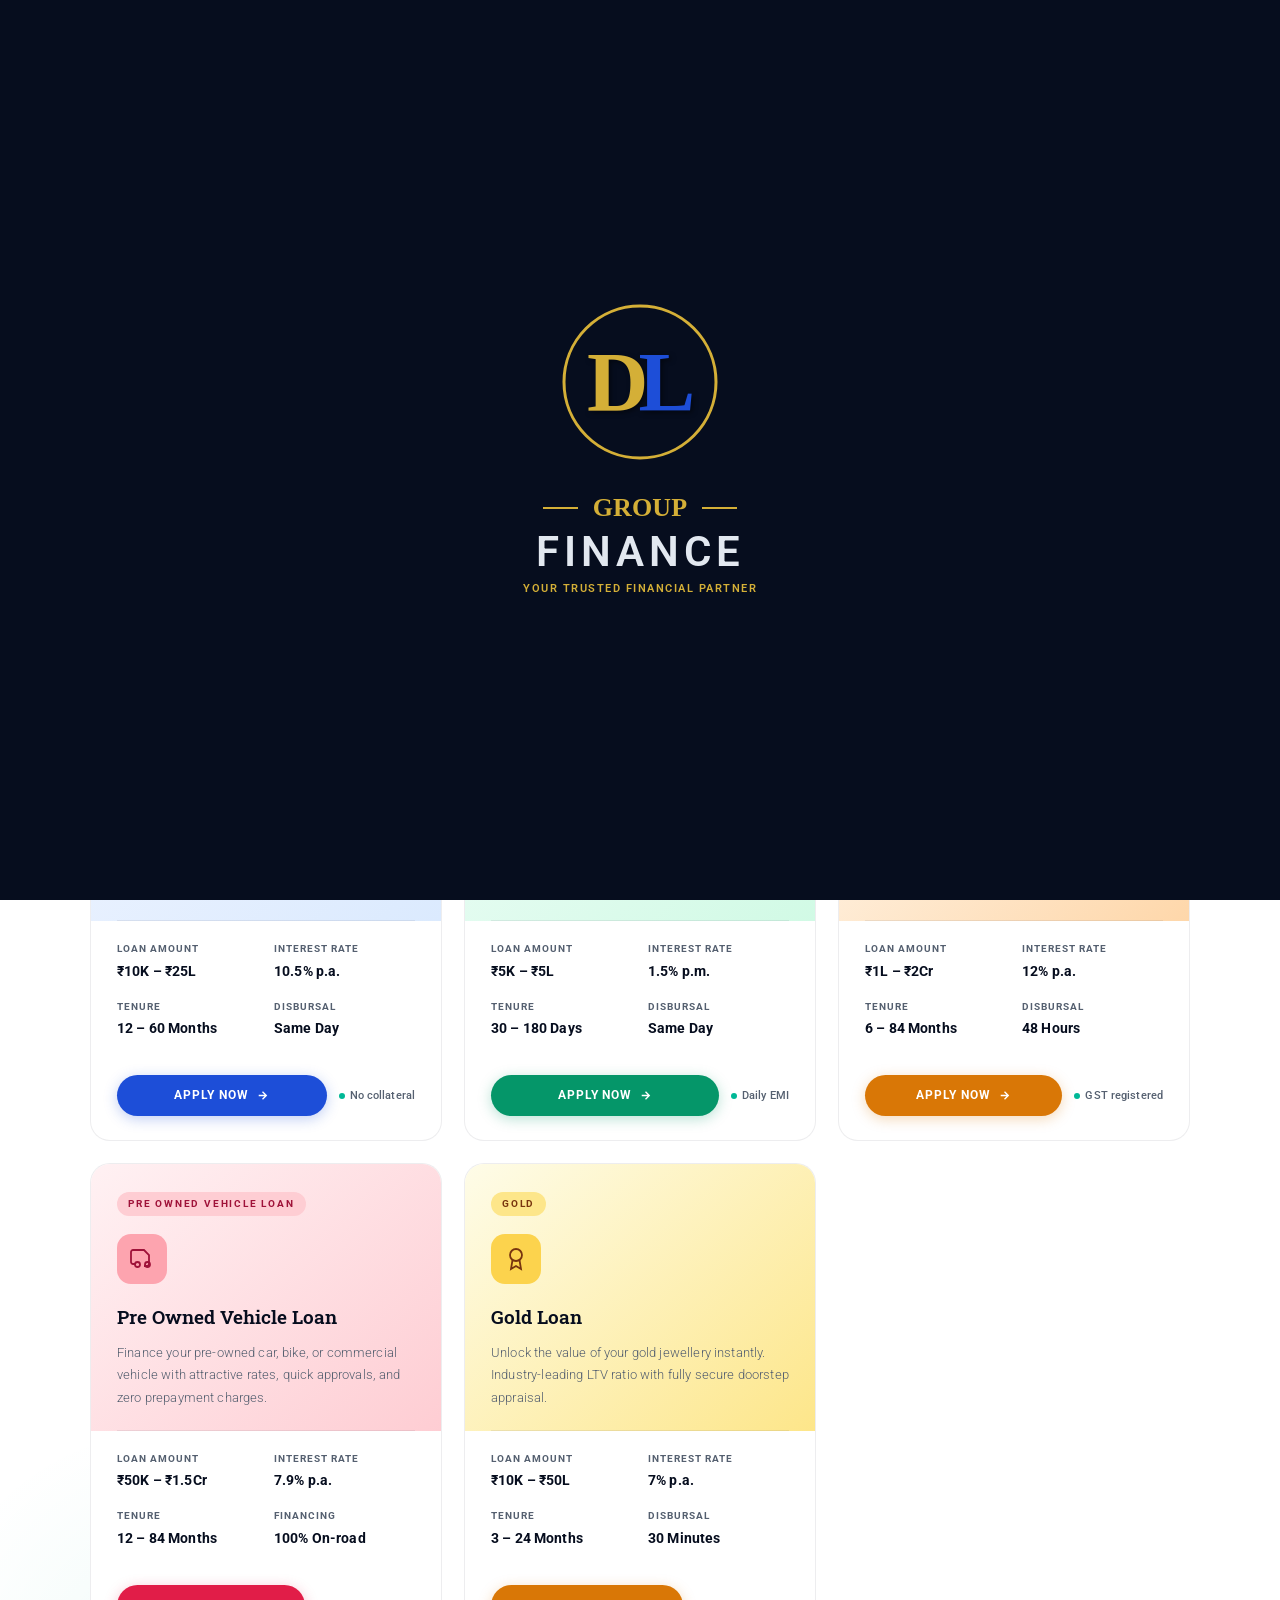
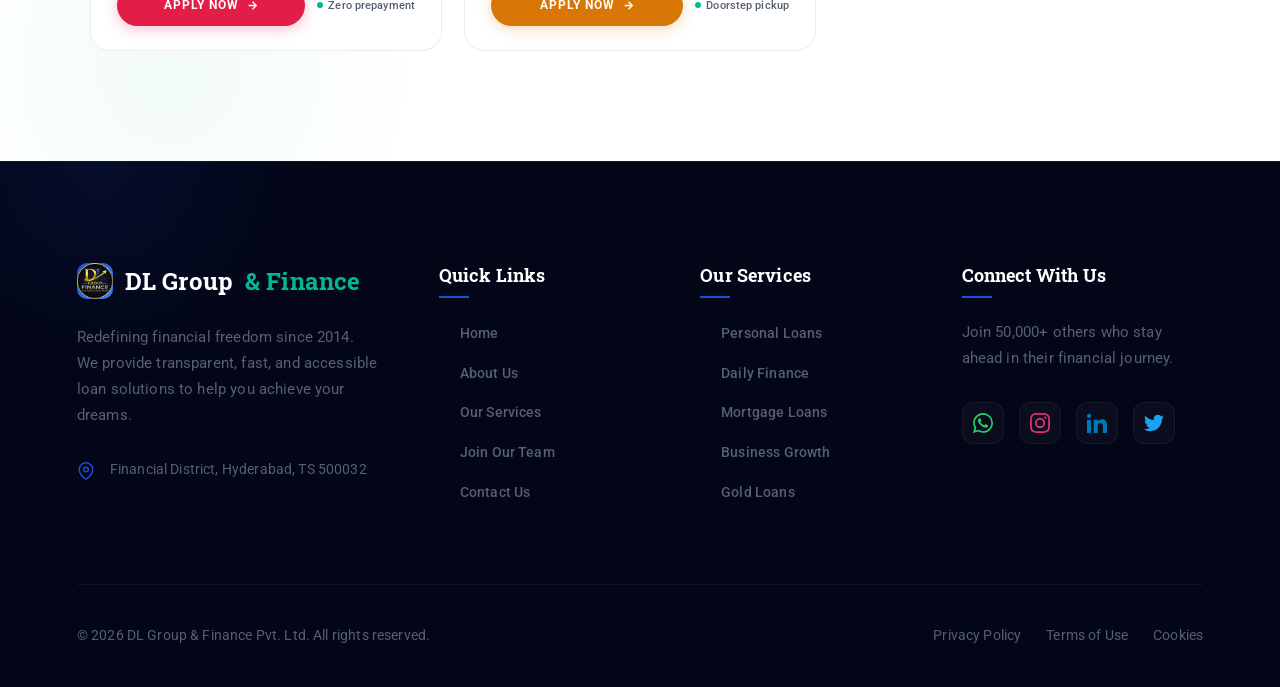
<file: services.html>
<!DOCTYPE html>
<html lang="en">

<head>
    <meta charset="UTF-8">
    <meta name="viewport" content="width=device-width, initial-scale=1.0">
    <title>Services | DL Group & Finance</title>
    <link rel="stylesheet" href="style.css">
    <link
        href="https://fonts.googleapis.com/css2?family=Roboto:wght@300;400;500;700&family=Roboto+Slab:wght@300;400;500;600;700&display=swap"
        rel="stylesheet">
    <style>
        :root {
            --gold: #d4af37;
            --navy: #0a192f;
            --navy-light: #112240;
            --text-light: #ccd6f6;
            --text-muted: #8892b0;
        }

        html {
            overflow-x: hidden;
        }

        body {
            background-color: var(--surface);
            overflow-x: hidden;
            width: 100%;
            position: relative;
        }

        .services-header {
            padding: 160px 6% 100px;
            background: radial-gradient(circle at 100% 0%, var(--navy-light) 0%, var(--navy) 50%, #000 100%);
            text-align: center;
            position: relative;
        }

        .services-header::before {
            content: '';
            position: absolute;
            top: 0;
            left: 0;
            right: 0;
            bottom: 0;
            background: url("data:image/svg+xml,%3Csvg width='60' height='60' viewBox='0 0 60 60' xmlns='http://www.w3.org/2000/svg'%3E%3Cg fill='none' fill-rule='evenodd'%3E%3Cg fill='%23d4af37' fill-opacity='0.05'%3E%3Cpath d='M36 34v-4h-2v4h-4v2h4v4h2v-4h4v-2h-4zm0-30V0h-2v4h-4v2h4v4h2V6h4V4h-4zM6 34v-4H4v4H0v2h4v4h2v-4h4v-2H6zM6 4V0H4v4H0v2h4v4h2V6h4V4H6z'/%3E%3C/g%3E%3C/g%3E%3C/svg%3E");
        }

        .page-title {
            font-family: 'Roboto Slab', serif;
            font-size: clamp(3rem, 6vw, 4.5rem);
            color: #fff;
            margin-bottom: 20px;
            position: relative;
            z-index: 2;
        }

        .page-subtitle {
            font-size: 1.2rem;
            color: var(--text-light);
            max-width: 700px;
            margin: 0 auto;
            line-height: 1.8;
            position: relative;
            z-index: 2;
        }

        .services-wrapper {
            max-width: 1400px;
            margin: -60px auto 100px;
            padding: 0 6%;
            display: grid;
            grid-template-columns: repeat(auto-fit, minmax(280px, 1fr));
            gap: 40px;
            position: relative;
            z-index: 5;
        }

        .service-card {
            background: #fff;
            border-radius: 20px;
            padding: 50px 40px;
            box-shadow: 0 20px 40px rgba(0, 0, 0, 0.06);
            transition: all 0.5s cubic-bezier(0.165, 0.84, 0.44, 1);
            position: relative;
            overflow: hidden;
            border: 1px solid rgba(0, 0, 0, 0.03);
            display: flex;
            flex-direction: column;
            opacity: 0;
            transform: translateY(40px);
        }

        .service-card.visible {
            opacity: 1;
            transform: translateY(0);
        }

        .service-card::before {
            content: '';
            position: absolute;
            top: 0;
            left: 0;
            width: 100%;
            height: 6px;
            background: linear-gradient(90deg, transparent, var(--gold), transparent);
            transform: scaleX(0);
            transition: transform 0.4s ease;
            transform-origin: left;
        }

        .service-card:hover {
            transform: translateY(-15px);
            box-shadow: 0 40px 60px rgba(10, 25, 47, 0.12);
        }

        .service-card:hover::before {
            transform: scaleX(1);
        }

        .s-icon {
            width: 80px;
            height: 80px;
            background: rgba(10, 25, 47, 0.04);
            border-radius: 20px;
            display: flex;
            align-items: center;
            justify-content: center;
            color: var(--navy);
            margin-bottom: 30px;
            transition: all 0.4s ease;
        }

        .service-card:hover .s-icon {
            background: var(--navy);
            color: var(--gold);
            transform: scale(1.1) rotate(5deg);
        }

        .s-title {
            font-family: 'Roboto Slab', serif;
            font-size: 1.8rem;
            color: var(--navy);
            margin-bottom: 20px;
        }

        .s-desc {
            color: var(--text-muted);
            line-height: 1.7;
            margin-bottom: 30px;
            flex-grow: 1;
        }

        /* Special Highlighting for Daily Finance */
        .daily-highlight {
            background: linear-gradient(135deg, rgba(212, 175, 55, 0.1), rgba(212, 175, 55, 0.02));
            border-left: 4px solid var(--gold);
            padding: 25px;
            border-radius: 0 10px 10px 0;
            margin-top: auto;
            position: relative;
        }

        .daily-highlight h4 {
            color: var(--navy);
            font-family: 'Roboto Slab', serif;
            margin-top: 0;
            margin-bottom: 10px;
            font-size: 1.2rem;
            display: flex;
            align-items: center;
            gap: 10px;
        }

        .daily-highlight p {
            color: var(--navy-light);
            font-size: 0.95rem;
            margin: 0 0 5px 0;
            font-weight: 500;
        }

        .learn-more {
            display: inline-flex;
            align-items: center;
            gap: 8px;
            color: var(--gold);
            font-weight: 600;
            text-transform: uppercase;
            font-size: 0.85rem;
            letter-spacing: 1px;
            transition: gap 0.3s ease;
        }

        .service-card:hover .learn-more {
            gap: 12px;
        }

        nav {
            background: rgba(255, 255, 255, 0.98) !important;
            box-shadow: 0 4px 20px rgba(0, 0, 0, 0.05);
        }

        @media (max-width: 600px) {
            .service-card {
                padding: 30px 20px;
            }

            .services-wrapper {
                padding: 0 4%;
            }

            .loan-card {
                padding: 25px 20px;
            }

            .page-title {
                font-size: 2.2rem;
            }
        }
    </style>
</head>

<body>
    <div id="loader" role="status" aria-label="Loading DL Group & Finance">
        <div class="loader-brand-container">
            <!-- Circular path animation -->
            <svg class="loader-circle-svg" width="160" height="160" viewBox="0 0 160 160">
                <circle class="loader-circle-path" cx="80" cy="80" r="76" />
            </svg>

            <!-- Big D & L Letters -->
            <div class="loader-dl-text">
                <span class="dl-d">D</span><span class="dl-l">L</span>
            </div>
        </div>

        <div class="loader-logo-text">
            <div class="logo-group">
                <span class="line"></span> GROUP <span class="line"></span>
            </div>
            <div class="logo-finance">FINANCE</div>
            <div class="logo-tagline">YOUR TRUSTED FINANCIAL PARTNER</div>
        </div>
    </div>

    <nav id="navbar">
        <a href="index.html" class="nav-logo">
            <div class="nav-logo-badge"><img src="dl_logo_circle.png" alt="DL Logo"></div>
            DL Group <span>&amp; Finance</span>
        </a>
        <ul class="nav-links">
            <li><a href="index.html">Home</a></li>
            <li><a href="about.html">About Us</a></li>
            <li><a href="services.html">Services</a></li>
            <li><a href="careers.html">Careers</a></li>
            <li><a href="contact.html">Contact Us</a></li>
            <li><a href="contact.html" class="nav-cta">Get Started</a></li>
        </ul>
        <button class="hamburger" id="hamburger"
            aria-label="Toggle menu"><span></span><span></span><span></span></button>
    </nav>
    <div class="mobile-menu" id="mobileMenu">
        <a href="index.html">Home</a>
        <a href="about.html">About Us</a>
        <a href="services.html">Services</a>
        <a href="careers.html">Careers</a>
        <a href="contact.html">Contact Us</a>
    </div>

    <header class="services-header" style="padding-bottom: 60px;">
        <h1 class="page-title reveal">Our Expertise. Your Growth.</h1>
        <p class="page-subtitle reveal" style="transition-delay: 0.1s;">A powerful, multi-vertical portfolio spanning
            tailored financial products, international travel curation, enterprise talent strategy, and luxurious global
            real estate.</p>
    </header>

    <!-- SERVICES SECTION imported from index.html -->
    <section id="services" style="padding-top: 40px;">
        <div class="svc-inner">
            <div class="tabs reveal">
                <button class="tab-btn active" data-filter="all">All Loans</button>
                <button class="tab-btn" data-filter="personal">Personal Loan</button>
                <button class="tab-btn" data-filter="daily">Daily Finance</button>
                <button class="tab-btn" data-filter="mortgage">Mortgage Loan</button>
                <button class="tab-btn" data-filter="preowned">Pre Owned Vehicle Loan</button>
                <button class="tab-btn" data-filter="gold">Gold Loan</button>
            </div>

            <div class="loan-grid" id="loanGrid">

                <!-- Personal -->
                <div class="loan-card lp reveal d1" data-category="personal">
                    <div class="lcard-head">
                        <div class="ltag-row"><span class="ltag">Personal</span></div>
                        <div class="licon">
                            <svg width="24" height="24" fill="none" stroke="currentColor" stroke-width="1.8"
                                viewBox="0 0 24 24">
                                <path d="M20 21v-2a4 4 0 0 0-4-4H8a4 4 0 0 0-4 4v2" />
                                <circle cx="12" cy="7" r="4" />
                            </svg>
                        </div>
                        <div class="lname">Personal Loan</div>
                        <div class="ldesc">Instant funds for travel, medical emergencies, weddings, or any personal need
                            — no collateral required.</div>
                    </div>
                    <div class="lcard-body">
                        <div class="lmeta"><span class="lmeta-lbl">Loan Amount</span><span class="lmeta-val">₹10K –
                                ₹25L</span></div>
                        <div class="lmeta"><span class="lmeta-lbl">Interest Rate</span><span class="lmeta-val">10.5%
                                p.a.</span></div>
                        <div class="lmeta"><span class="lmeta-lbl">Tenure</span><span class="lmeta-val">12 – 60
                                Months</span></div>
                        <div class="lmeta"><span class="lmeta-lbl">Disbursal</span><span class="lmeta-val">Same
                                Day</span></div>
                    </div>
                    <div class="lcard-foot">
                        <a href="https://wa.me/919990000000?text=Hi%20DL%20Group%20Team!%20I'm%20interested%20in%20applying%20for%20a%20Personal%20Loan.%20Could%20you%20please%20share%20more%20details%20regarding%20the%20interest%20rates,%20eligibility%20requirements,%20and%20the%20complete%20application%20procedure?%20Thanks!"
                            target="_blank" class="lapply">Apply Now <svg width="13" height="13" fill="none"
                                stroke="currentColor" stroke-width="2.5" viewBox="0 0 24 24">
                                <path d="M5 12h14M12 5l7 7-7 7" />
                            </svg></a>
                        <span class="lbadge"><span class="lbadge-dot"></span>No collateral</span>
                    </div>
                </div>

                <!-- Daily Finance -->
                <div class="loan-card lh reveal d2" data-category="daily">
                    <div class="lcard-head">
                        <div class="ltag-row"><span class="ltag">Daily Finance</span></div>
                        <div class="licon">
                            <svg width="24" height="24" fill="none" stroke="currentColor" stroke-width="1.8"
                                viewBox="0 0 24 24">
                                <rect x="3" y="4" width="18" height="18" rx="2" />
                                <line x1="16" y1="2" x2="16" y2="6" />
                                <line x1="8" y1="2" x2="8" y2="6" />
                                <line x1="3" y1="10" x2="21" y2="10" />
                                <path d="M8 14h.01M12 14h.01M16 14h.01M8 18h.01M12 18h.01" />
                            </svg>
                        </div>
                        <div class="lname">Daily Finance Loan</div>
                        <div class="ldesc">Flexible daily repayment loans designed for small businesses, shopkeepers,
                            and daily earners — simple, fast, and hassle-free.</div>
                    </div>
                    <div class="lcard-body">
                        <div class="lmeta"><span class="lmeta-lbl">Loan Amount</span><span class="lmeta-val">₹5K –
                                ₹5L</span></div>
                        <div class="lmeta"><span class="lmeta-lbl">Interest Rate</span><span class="lmeta-val">1.5%
                                p.m.</span></div>
                        <div class="lmeta"><span class="lmeta-lbl">Tenure</span><span class="lmeta-val">30 – 180
                                Days</span></div>
                        <div class="lmeta"><span class="lmeta-lbl">Disbursal</span><span class="lmeta-val">Same
                                Day</span></div>
                    </div>
                    <div class="lcard-foot">
                        <a href="https://wa.me/919990000000?text=Hi%20DL%20Group%20Team!%20I'm%20interested%20in%20your%20Daily%20Finance%20Loan%20specifically%20designed%20for%20business%20owners%20and%20shopkeepers.%20Could%20you%20please%20provide%20more%20details%20on%20the%20100-day%20structure%20and%20daily%20collection%20process?%20Thanks!"
                            target="_blank" class="lapply">Apply Now <svg width="13" height="13" fill="none"
                                stroke="currentColor" stroke-width="2.5" viewBox="0 0 24 24">
                                <path d="M5 12h14M12 5l7 7-7 7" />
                            </svg></a>
                        <span class="lbadge"><span class="lbadge-dot"></span>Daily EMI</span>
                    </div>
                </div>

                <!-- Mortgage Loan -->
                <div class="loan-card lb reveal d3" data-category="mortgage">
                    <div class="lcard-head">
                        <div class="ltag-row"><span class="ltag">Mortgage Loan</span></div>
                        <div class="licon">
                            <svg width="24" height="24" fill="none" stroke="currentColor" stroke-width="1.8"
                                viewBox="0 0 24 24">
                                <path d="M3 9l9-7 9 7v11a2 2 0 0 1-2 2H5a2 2 0 0 1-2-2z"></path>
                                <polyline points="9 22 9 12 15 12 15 22"></polyline>
                            </svg>
                        </div>
                        <div class="lname">Mortgage Loan</div>
                        <div class="ldesc">Fuel your business growth — inventory, equipment, expansion, or working
                            capital. Minimal documentation required.</div>
                    </div>
                    <div class="lcard-body">
                        <div class="lmeta"><span class="lmeta-lbl">Loan Amount</span><span class="lmeta-val">₹1L –
                                ₹2Cr</span></div>
                        <div class="lmeta"><span class="lmeta-lbl">Interest Rate</span><span class="lmeta-val">12%
                                p.a.</span></div>
                        <div class="lmeta"><span class="lmeta-lbl">Tenure</span><span class="lmeta-val">6 – 84
                                Months</span></div>
                        <div class="lmeta"><span class="lmeta-lbl">Disbursal</span><span class="lmeta-val">48
                                Hours</span></div>
                    </div>
                    <div class="lcard-foot">
                        <a href="https://wa.me/919990000000?text=Hi%20DL%20Group%20Team!%20I'm%20reaching%20out%20to%20apply%20for%20a%20Mortgage%20Loan.%20Could%20you%20please%20provide%20me%20with%20information%20regarding%20the%20property%20appraisal%20process,%20maximum%20loan%20amounts,%20and%20the%20required%20GST/Business%20documents?%20Thank%20you."
                            target="_blank" class="lapply">Apply Now <svg width="13" height="13" fill="none"
                                stroke="currentColor" stroke-width="2.5" viewBox="0 0 24 24">
                                <path d="M5 12h14M12 5l7 7-7 7" />
                            </svg></a>
                        <span class="lbadge"><span class="lbadge-dot"></span>GST registered</span>
                    </div>
                </div>



                <!-- Pre Owned Vehicle Loan -->
                <div class="loan-card lv reveal d2" data-category="preowned">
                    <div class="lcard-head">
                        <div class="ltag-row"><span class="ltag">Pre Owned Vehicle Loan</span></div>
                        <div class="licon">
                            <svg width="24" height="24" fill="none" stroke="currentColor" stroke-width="1.8"
                                viewBox="0 0 24 24">
                                <path d="M5 17H3a2 2 0 0 1-2-2V5a2 2 0 0 1 2-2h11l5 5v9a2 2 0 0 1-2 2h-3" />
                                <circle cx="7.5" cy="17.5" r="2.5" />
                                <circle cx="17.5" cy="17.5" r="2.5" />
                            </svg>
                        </div>
                        <div class="lname">Pre Owned Vehicle Loan</div>
                        <div class="ldesc">Finance your pre-owned car, bike, or commercial vehicle with attractive
                            rates, quick approvals, and zero prepayment charges.</div>
                    </div>
                    <div class="lcard-body">
                        <div class="lmeta"><span class="lmeta-lbl">Loan Amount</span><span class="lmeta-val">₹50K –
                                ₹1.5Cr</span></div>
                        <div class="lmeta"><span class="lmeta-lbl">Interest Rate</span><span class="lmeta-val">7.9%
                                p.a.</span></div>
                        <div class="lmeta"><span class="lmeta-lbl">Tenure</span><span class="lmeta-val">12 – 84
                                Months</span></div>
                        <div class="lmeta"><span class="lmeta-lbl">Financing</span><span class="lmeta-val">100%
                                On-road</span></div>
                    </div>
                    <div class="lcard-foot">
                        <a href="https://wa.me/919990000000?text=Hi%20DL%20Group%20Team!%20I'm%20interested%20in%20applying%20for%20a%20Pre-Owned%20Vehicle%20Loan.%20Could%20you%20please%20let%20me%20know%20the%20vehicle%20age%20limits,%20financing%20percentage,%20and%20turnaround%20time%20for%20approval?%20Thanks!"
                            target="_blank" class="lapply">Apply Now <svg width="13" height="13" fill="none"
                                stroke="currentColor" stroke-width="2.5" viewBox="0 0 24 24">
                                <path d="M5 12h14M12 5l7 7-7 7" />
                            </svg></a>
                        <span class="lbadge"><span class="lbadge-dot"></span>Zero prepayment</span>
                    </div>
                </div>

                <!-- Gold -->
                <div class="loan-card lg reveal d3" data-category="gold">
                    <div class="lcard-head">
                        <div class="ltag-row"><span class="ltag">Gold</span></div>
                        <div class="licon">
                            <svg width="24" height="24" fill="none" stroke="currentColor" stroke-width="1.8"
                                viewBox="0 0 24 24">
                                <circle cx="12" cy="8" r="6" />
                                <path d="M15.477 12.89L17 22l-5-3-5 3 1.523-9.11" />
                            </svg>
                        </div>
                        <div class="lname">Gold Loan</div>
                        <div class="ldesc">Unlock the value of your gold jewellery instantly. Industry-leading LTV ratio
                            with fully secure doorstep appraisal.</div>
                    </div>
                    <div class="lcard-body">
                        <div class="lmeta"><span class="lmeta-lbl">Loan Amount</span><span class="lmeta-val">₹10K –
                                ₹50L</span></div>
                        <div class="lmeta"><span class="lmeta-lbl">Interest Rate</span><span class="lmeta-val">7%
                                p.a.</span></div>
                        <div class="lmeta"><span class="lmeta-lbl">Tenure</span><span class="lmeta-val">3 – 24
                                Months</span></div>
                        <div class="lmeta"><span class="lmeta-lbl">Disbursal</span><span class="lmeta-val">30
                                Minutes</span></div>
                    </div>
                    <div class="lcard-foot">
                        <a href="https://wa.me/919990000000?text=Hi%20DL%20Group%20Team!%20I'm%20interested%20in%20the%20instant%20Gold%20Loan%20with%20doorstep%20appraisal.%20Could%20you%20please%20share%20the%20latest%20LTV%20ratios,%20interest%20rates,%20and%20process%20for%20scheduling%20an%20executive%20visit?%20Thanks%20in%20advance!"
                            target="_blank" class="lapply">Apply Now <svg width="13" height="13" fill="none"
                                stroke="currentColor" stroke-width="2.5" viewBox="0 0 24 24">
                                <path d="M5 12h14M12 5l7 7-7 7" />
                            </svg></a>
                        <span class="lbadge"><span class="lbadge-dot"></span>Doorstep pickup</span>
                    </div>
                </div>

            </div>
        </div>
    </section>

    <footer id="main-footer">
        <div class="footer-grid">
            <!-- Column 1: Company -->
            <div class="footer-col">
                <a href="index.html" class="footer-logo">
                    <div class="footer-logo-icon">
                        <img src="dl_logo_circle.png" alt="Logo"
                            style="width:100%; height:100%; border-radius:50%; object-fit:cover;">
                    </div>
                    DL Group <span>&amp; Finance</span>
                </a>
                <p class="footer-desc">Redefining financial freedom since 2014. We provide transparent, fast, and
                    accessible loan solutions to help you achieve your dreams.</p>
                <div class="footer-contact">
                    <div class="c-item">
                        <svg class="c-icon" width="18" height="18" fill="none" stroke="currentColor" stroke-width="2"
                            viewBox="0 0 24 24">
                            <path d="M21 10c0 7-9 13-9 13s-9-6-9-13a9 9 0 0 1 18 0z" />
                            <circle cx="12" cy="10" r="3" />
                        </svg>
                        <p class="c-text">Financial District, Hyderabad, TS 500032</p>
                    </div>
                </div>
            </div>

            <!-- Column 2: Quick Links -->
            <div class="footer-col">
                <h4 class="footer-h4">Quick Links</h4>
                <ul class="footer-nav">
                    <li><a href="index.html">Home</a></li>
                    <li><a href="about.html">About Us</a></li>
                    <li><a href="services.html">Our Services</a></li>
                    <li><a href="careers.html">Join Our Team</a></li>
                    <li><a href="contact.html">Contact Us</a></li>
                </ul>
            </div>

            <!-- Column 3: Services -->
            <div class="footer-col">
                <h4 class="footer-h4">Our Services</h4>
                <ul class="footer-nav">
                    <li><a href="services.html">Personal Loans</a></li>
                    <li><a href="services.html">Daily Finance</a></li>
                    <li><a href="services.html">Mortgage Loans</a></li>
                    <li><a href="services.html">Business Growth</a></li>
                    <li><a href="services.html">Gold Loans</a></li>
                </ul>
            </div>

            <!-- Column 4: Stay Connected -->
            <div class="footer-col">
                <h4 class="footer-h4">Connect With Us</h4>
                <p class="footer-desc">Join 50,000+ others who stay ahead in their financial journey.</p>
                <div class="footer-social">
                    <a href="https://wa.me/919990000000" target="_blank" aria-label="WhatsApp"
                        style="color: #25D366;"><svg width="20" height="20" fill="currentColor" viewBox="0 0 24 24">
                            <path
                                d="M17.472 14.382c-.297-.149-1.758-.867-2.03-.967-.273-.099-.471-.148-.67.15-.197.297-.767.966-.94 1.164-.173.199-.347.223-.644.075-.297-.15-1.255-.463-2.39-1.475-.883-.788-1.48-1.761-1.653-2.059-.173-.297-.018-.458.13-.606.134-.133.298-.347.446-.52.149-.174.198-.298.298-.497.099-.198.05-.371-.025-.52-.075-.149-.669-1.612-.916-2.207-.242-.579-.487-.5-.669-.51-.173-.008-.371-.01-.57-.01-.198 0-.52.074-.792.372-.272.297-1.04 1.016-1.04 2.479 0 1.462 1.065 2.875 1.213 3.074.149.198 2.096 3.2 5.077 4.487.709.306 1.262.489 1.694.625.712.227 1.36.195 1.871.118.571-.085 1.758-.719 2.006-1.413.248-.694.248-1.289.173-1.413-.074-.124-.272-.198-.57-.347m-5.421 7.403h-.004a9.87 9.87 0 01-5.031-1.378l-.361-.214-3.741.982.998-3.648-.235-.374a9.86 9.86 0 01-1.51-5.26c.001-5.45 4.436-9.884 9.888-9.884 2.64 0 5.122 1.03 6.988 2.898a9.825 9.825 0 012.893 6.994c-.003 5.45-4.437 9.884-9.885 9.884m8.413-18.297A11.815 11.815 0 0012.05 0C5.495 0 .16 5.335.157 11.892c0 2.096.547 4.142 1.588 5.945L.057 24l6.305-1.654a11.882 11.882 0 005.683 1.448h.005c6.554 0 11.89-5.335 11.893-11.893a11.821 11.821 0 00-3.48-8.413z" />
                        </svg></a>
                    <a href="https://instagram.com/dlfinance" target="_blank" aria-label="Instagram"
                        style="color: #E1306C;"><svg width="20" height="20" fill="currentColor" viewBox="0 0 24 24">
                            <path
                                d="M12 2.163c3.204 0 3.584.012 4.85.07 3.252.148 4.771 1.691 4.919 4.919.058 1.265.069 1.645.069 4.849 0 3.205-.012 3.584-.069 4.849-.149 3.225-1.664 4.771-4.919 4.919-1.266.058-1.644.07-4.85.07-3.204 0-3.584-.012-4.849-.07-3.26-.149-4.771-1.699-4.919-4.92-.058-1.265-.07-1.644-.07-4.849 0-3.204.013-3.583.07-4.849.149-3.227 1.664-4.771 4.919-4.919 1.266-.057 1.645-.069 4.849-.069zM12 0C8.741 0 8.333.014 7.053.072 2.695.272.273 2.69.073 7.052.014 8.333 0 8.741 0 12c0 3.259.014 3.668.072 4.948.203 4.358 2.618 6.78 6.98 6.98C8.333 23.986 8.741 24 12 24c3.259 0 3.668-.014 4.948-.072 4.354-.2 6.782-2.618 6.979-6.98.059-1.28.073-1.689.073-4.948 0-3.259-.014-3.667-.072-4.947-.196-4.354-2.617-6.78-6.979-6.98C15.668.014 15.259 0 12 0zm0 5.838a6.162 6.162 0 100 12.324 6.162 6.162 0 000-12.324zM12 16a4 4 0 110-8 4 4 0 010 8zm6.406-11.845a1.44 1.44 0 100 2.881 1.44 1.44 0 000-2.88z" />
                        </svg></a>
                    <a href="https://linkedin.com/company/dl-group-finance" target="_blank" aria-label="LinkedIn"
                        style="color: #0077b5;"><svg width="20" height="20" fill="currentColor" viewBox="0 0 24 24">
                            <path
                                d="M4.98 3.5c0 1.381-1.11 2.5-2.48 2.5s-2.48-1.119-2.48-2.5c0-1.38 1.11-2.5 2.48-2.5s2.48 1.12 2.48 2.5zm.02 4.5h-5v16h5v-16zm7.982 0h-4.968v16h4.969v-8.399c0-4.67 6.029-5.052 6.029 0v8.399h4.988v-10.131c0-7.88-8.922-7.593-11.018-3.714v-2.155z" />
                        </svg></a>
                    <a href="https://twitter.com/dlfinance" target="_blank" aria-label="Twitter"
                        style="color: #1DA1F2;"><svg width="20" height="20" fill="currentColor" viewBox="0 0 24 24">
                            <path
                                d="M23.953 4.57a10 10 0 01-2.825.775 4.958 4.958 0 002.163-2.723c-.951.555-2.005.959-3.127 1.184a4.92 4.92 0 00-8.384 4.482C7.69 8.095 4.067 6.13 1.64 3.162a4.822 4.822 0 00-.666 2.475c0 1.71.87 3.213 2.188 4.096a4.904 4.904 0 01-2.228-.616v.06a4.923 4.923 0 003.946 4.827 4.996 4.996 0 01-2.212.085 4.936 4.936 0 004.604 3.417 9.867 9.867 0 01-6.102 2.105c-.39 0-.779-.023-1.17-.067a13.995 13.995 0 007.557 2.209c9.053 0 13.998-7.496 13.998-13.985 0-.21 0-.42-.015-.63A9.935 9.935 0 0024 4.59z" />
                        </svg></a>
                </div>
            </div>
        </div>

        <div class="footer-bottom">
            <span class="footer-copy">© 2026 DL Group &amp; Finance Pvt. Ltd. All rights reserved.</span>
            <div class="footer-legal">
                <a href="#">Privacy Policy</a>
                <a href="#">Terms of Use</a>
                <a href="#">Cookies</a>
            </div>
        </div>
    </footer>

    <script>
        window.addEventListener('load', () => { setTimeout(() => document.getElementById('loader').classList.add('hidden'), 4500); });

        const hamburger = document.getElementById('hamburger');
        const mobileMenu = document.getElementById('mobileMenu');
        hamburger.addEventListener('click', () => {
            const open = mobileMenu.classList.toggle('open');
            hamburger.classList.toggle('open', open);
        });

        const revealObs = new IntersectionObserver((entries, obs) => {
            entries.forEach(e => {
                if (e.isIntersecting) {
                    e.target.classList.add('visible');
                    obs.unobserve(e.target);
                }
            });
        }, { threshold: 0.15, rootMargin: "0px 0px -50px 0px" });

        document.querySelectorAll('.reveal').forEach(el => revealObs.observe(el));

        window.addEventListener('scroll', () => {
            const navbar = document.getElementById('navbar');
            if (navbar) navbar.classList.toggle('scrolled', window.scrollY > 10);
        });

        // Tab ripple effect
        document.querySelectorAll('.tab-btn').forEach(btn => {
            btn.addEventListener('click', function (e) {
                const r = document.createElement('span');
                const rect = this.getBoundingClientRect();
                const size = Math.max(rect.width, rect.height);
                r.className = 'ripple';
                r.style.cssText = `width:${size}px;height:${size}px;left:${e.clientX - rect.left - size / 2}px;top:${e.clientY - rect.top - size / 2}px`;
                this.appendChild(r);
                setTimeout(() => r.remove(), 500);
            });
        });

        // Tab filter
        document.querySelectorAll('.tab-btn').forEach(btn => {
            btn.addEventListener('click', () => {
                document.querySelectorAll('.tab-btn').forEach(b => b.classList.remove('active'));
                btn.classList.add('active');
                const f = btn.dataset.filter;
                document.querySelectorAll('.loan-card').forEach(c => {
                    c.classList.toggle('hidden-card', f !== 'all' && c.dataset.category !== f);
                });
            });
        });
    </script>
</body>

</html>
</file>
<file: style.css>
:root {
            --ink: #060d1e;
            --ink-60: rgba(6, 13, 30, 0.6);
            --ink-35: rgba(6, 13, 30, 0.35);
            --slate: #556070;
            --sky: #eef3ff;
            --primary: #1d4ed8;
            --primary-dark: #1539b8;
            --primary-glow: rgba(29, 78, 216, 0.22);
            --accent: #00b896;
            --surface: #ffffff;
            --surface-2: #f7f9ff;
            --surface-3: #f1f4fb;
            --border: rgba(29, 78, 216, 0.1);
            --border-subtle: rgba(6, 13, 30, 0.07);
            --shadow-xs: 0 1px 4px rgba(6, 13, 30, 0.05);
            --shadow-sm: 0 2px 12px rgba(6, 13, 30, 0.07);
            --shadow-md: 0 8px 36px rgba(6, 13, 30, 0.10);
            --shadow-lg: 0 20px 64px rgba(6, 13, 30, 0.13);
            --shadow-xl: 0 32px 96px rgba(6, 13, 30, 0.16);
            --radius: 20px;
            --radius-sm: 13px;
            --radius-xs: 8px;
            --gold: #d4af37;
            --navy-deep: #060d1e;
        }

        *,
        *::before,
        *::after {
            box-sizing: border-box;
            margin: 0;
            padding: 0;
        }

        html {
            scroll-behavior: smooth;
            -webkit-font-smoothing: antialiased;
            text-rendering: optimizeLegibility;
            overflow-x: hidden;
        }

        body {
            font-family: 'Roboto', sans-serif;
            color: var(--ink);
            background: var(--surface);
            overflow-x: hidden;
            width: 100%;
            line-height: 1.6;
            font-size: 15px;
            font-weight: 400;
            letter-spacing: 0.01em;
            position: relative;
        }

        /* ════════════════════════════════════
     LOADER
  ════════════════════════════════════ */
        /* New SVG Loader Styles */
        #loader {
            position: fixed;
            inset: 0;
            z-index: 9999;
            background: var(--navy-deep);
            display: flex;
            flex-direction: column;
            /* Stack logo and text */
            align-items: center;
            justify-content: center;
            transition: opacity 0.8s ease, visibility 0.8s;
        }

        #loader.hidden {
            opacity: 0;
            visibility: hidden;
            pointer-events: none;
        }

        .loader-brand-container {
            position: relative;
            width: 160px;
            height: 160px;
            display: flex;
            align-items: center;
            justify-content: center;
            margin-bottom: 20px;
        }

        .loader-circle-svg {
            position: absolute;
            top: 0;
            left: 0;
            width: 100%;
            height: 100%;
        }

        .loader-circle-path {
            stroke-dasharray: 480;
            stroke-dashoffset: 480;
            stroke: var(--gold);
            stroke-width: 3;
            fill: none;
            transform: rotate(-90deg);
            transform-origin: center;
            animation: drawCircle 1s cubic-bezier(0.4, 0, 0.2, 1) forwards;
        }

        .loader-dl-text {
            font-family: 'Times New Roman', Times, serif;
            font-size: 85px;
            font-weight: 700;
            letter-spacing: -2px;
            line-height: 1;
            display: flex;
            opacity: 0;
            transform: scale(0.8);
            animation: popIn 0.6s 1s cubic-bezier(0.4, 0, 0.2, 1) forwards;
            position: relative;
            z-index: 2;
        }

        .loader-dl-text .dl-d {
            color: var(--gold);
            text-shadow: 2px 2px 5px rgba(0, 0, 0, 0.5);
        }

        .loader-dl-text .dl-l {
            color: #1d4ed8;
            text-shadow: 2px 2px 5px rgba(0, 0, 0, 0.5);
            margin-left: -8px;
        }

        .loader-logo-text {
            display: flex;
            flex-direction: column;
            align-items: center;
            margin-top: 5px;
        }

        .logo-group {
            font-family: 'Times New Roman', Times, serif;
            font-size: 26px;
            font-weight: 700;
            color: var(--gold);
            display: flex;
            align-items: center;
            gap: 15px;
            opacity: 0;
            transform: translateY(10px);
            animation: slideUpFade 0.6s 1.5s ease-out forwards;
        }

        .logo-group .line {
            width: 35px;
            height: 2px;
            background-color: var(--gold);
        }

        .logo-finance {
            font-family: 'Montserrat', 'Roboto', sans-serif;
            font-size: 42px;
            font-weight: 600;
            color: #e2e8f0;
            letter-spacing: 5px;
            line-height: 1.1;
            opacity: 0;
            transform: translateY(10px);
            animation: slideUpFade 0.6s 2s ease-out forwards;
        }

        .logo-tagline {
            font-family: 'Montserrat', 'Roboto', sans-serif;
            font-size: 11px;
            font-weight: 600;
            color: var(--gold);
            letter-spacing: 1.5px;
            margin-top: 5px;
            opacity: 0;
            animation: fadeIn 0.6s 2.5s ease-out forwards;
        }

        @keyframes drawCircle {
            100% {
                stroke-dashoffset: 0;
            }
        }

        @keyframes popIn {
            100% {
                opacity: 1;
                transform: scale(1);
            }
        }

        @keyframes slideUpFade {
            100% {
                opacity: 1;
                transform: translateY(0);
            }
        }

        @keyframes fadeIn {
            to {
                opacity: 1;
            }
        }

        @keyframes fadeOutLoader {
            to {
                opacity: 0;
                visibility: hidden;
            }
        }

        @keyframes riseUp {
            from {
                opacity: 0;
                transform: translateY(30px);
            }

            to {
                opacity: 1;
                transform: translateY(0);
            }
        }

        /* ════════════════════════════════════
     NAVIGATION
  ════════════════════════════════════ */
        nav {
            position: sticky;
            top: 0;
            z-index: 200;
            background: rgba(255, 255, 255, 0.86);
            backdrop-filter: blur(24px) saturate(180%);
            -webkit-backdrop-filter: blur(24px) saturate(180%);
            border-bottom: 1px solid var(--border-subtle);
            padding: 0 6%;
            display: flex;
            align-items: center;
            justify-content: space-between;
            height: 70px;
            transition: box-shadow 0.3s ease, background 0.3s;
        }

        nav.scrolled {
            background: rgba(255, 255, 255, 0.96);
            box-shadow: 0 4px 28px rgba(6, 13, 30, 0.07);
        }

        .nav-logo {
            font-family: 'Roboto Slab', serif;
            font-size: 1.25rem;
            font-weight: 600;
            color: var(--ink);
            text-decoration: none;
            letter-spacing: 0.02em;
            display: flex;
            align-items: center;
            gap: 10px;
        }

        .nav-logo-badge {
            width: 38px;
            height: 38px;
            border-radius: 50%;
            overflow: hidden;
            flex-shrink: 0;
            box-shadow: 0 2px 8px var(--primary-glow);
        }

        .nav-logo-badge img {
            width: 100%;
            height: 100%;
            object-fit: cover;
            display: block;
        }

        .nav-logo span {
            color: var(--primary);
        }

        .nav-links {
            display: flex;
            align-items: center;
            gap: 2px;
            list-style: none;
        }

        .nav-links a {
            text-decoration: none;
            color: var(--slate);
            font-size: 0.875rem;
            font-weight: 500;
            padding: 7px 14px;
            border-radius: var(--radius-xs);
            transition: color 0.2s, background 0.2s;
            letter-spacing: 0.02em;
        }

        .nav-links a:hover {
            color: var(--primary);
            background: var(--sky);
        }

        .nav-cta {
            background: var(--primary) !important;
            color: #fff !important;
            padding: 8px 22px !important;
            border-radius: 100px !important;
            font-weight: 700 !important;
            letter-spacing: 0.04em !important;
            box-shadow: 0 2px 14px var(--primary-glow);
            transition: background 0.2s, transform 0.2s, box-shadow 0.2s !important;
        }

        .nav-cta:hover {
            background: var(--primary-dark) !important;
            transform: translateY(-1px) !important;
            box-shadow: 0 6px 22px rgba(29, 78, 216, 0.35) !important;
        }

        .hamburger {
            display: none;
            flex-direction: column;
            gap: 5px;
            cursor: pointer;
            background: none;
            border: none;
            padding: 5px;
        }

        .hamburger span {
            display: block;
            width: 22px;
            height: 1.5px;
            background: var(--ink);
            border-radius: 2px;
            transition: transform 0.28s, opacity 0.28s;
        }

        .hamburger.open span:nth-child(1) {
            transform: translateY(6.5px) rotate(45deg);
        }

        .hamburger.open span:nth-child(2) {
            opacity: 0;
        }

        .hamburger.open span:nth-child(3) {
            transform: translateY(-6.5px) rotate(-45deg);
        }

        .mobile-menu {
            display: none;
            position: fixed;
            top: 70px;
            left: 0;
            right: 0;
            background: rgba(255, 255, 255, 0.98);
            backdrop-filter: blur(24px);
            border-bottom: 1px solid var(--border-subtle);
            padding: 10px 6% 22px;
            flex-direction: column;
            gap: 2px;
            z-index: 199;
            animation: slideDown 0.22s ease;
        }

        .mobile-menu.open {
            display: flex;
        }

        .mobile-menu a {
            text-decoration: none;
            color: var(--slate);
            font-size: 0.95rem;
            font-weight: 500;
            padding: 11px 14px;
            border-radius: var(--radius-xs);
            transition: color 0.2s, background 0.2s;
            letter-spacing: 0.02em;
        }

        .mobile-menu a:hover {
            color: var(--primary);
            background: var(--sky);
        }

        .mobile-menu .nav-cta {
            background: var(--primary) !important;
            color: #fff !important;
            text-align: center;
            margin-top: 8px;
            border-radius: 100px !important;
        }

        @keyframes slideDown {
            from {
                opacity: 0;
                transform: translateY(-6px);
            }

            to {
                opacity: 1;
                transform: translateY(0);
            }
        }

        /* ════════════════════════════════════
     HERO
  ════════════════════════════════════ */
        #home {
            background: linear-gradient(rgba(0, 0, 0, 0.7), rgba(0, 0, 0, 0.7)), url('hero-bg-premium.png') no-repeat center center/cover;
            position: relative;
            overflow: hidden;
        }

        #home::before {
            content: '';
            position: absolute;
            inset: 0;
            background-image:
                linear-gradient(rgba(29, 78, 216, 0.03) 1px, transparent 1px),
                linear-gradient(90deg, rgba(29, 78, 216, 0.03) 1px, transparent 1px);
            background-size: 52px 52px;
            pointer-events: none;
        }

        .hero-orb {
            position: absolute;
            border-radius: 50%;
            pointer-events: none;
            filter: blur(100px);
        }

        .orb-1 {
            width: 700px;
            height: 700px;
            background: radial-gradient(circle, rgba(29, 78, 216, 0.09) 0%, transparent 65%);
            top: -200px;
            right: -130px;
        }

        .orb-2 {
            width: 460px;
            height: 460px;
            background: radial-gradient(circle, rgba(0, 184, 150, 0.07) 0%, transparent 65%);
            bottom: -110px;
            left: 1%;
        }

        .hero-inner {
            max-width: 1200px;
            margin: 0 auto;
            width: 100%;
            display: grid;
            grid-template-columns: 1fr 1fr;
            gap: 80px;
            align-items: center;
            position: relative;
        }

        .hero-pill {
            display: inline-flex;
            align-items: center;
            gap: 9px;
            background: #fff;
            color: var(--primary);
            font-size: 0.72rem;
            font-weight: 700;
            letter-spacing: 0.8px;
            text-transform: uppercase;
            padding: 5px 14px 5px 7px;
            border-radius: 100px;
            border: 1px solid var(--border);
            margin-bottom: 30px;
            box-shadow: var(--shadow-xs);
            opacity: 0;
            animation: riseUp 0.65s 0.3s forwards;
        }

        .hero-pill-dot {
            width: 24px;
            height: 24px;
            border-radius: 100px;
            background: linear-gradient(135deg, var(--primary), #60a5fa);
            display: flex;
            align-items: center;
            justify-content: center;
        }

        .hero-pill-dot svg {
            color: #fff;
        }

        .hero-title {
            font-family: 'Roboto Slab', serif;
            font-size: clamp(2.8rem, 5vw, 4.4rem);
            line-height: 1.1;
            letter-spacing: -0.01em;
            font-weight: 700;
            color: #fff;
            margin-bottom: 24px;
            opacity: 0;
            animation: riseUp 0.65s 0.44s forwards;
        }

        .hero-title em {
            font-style: normal;
            font-weight: 300;
            background: linear-gradient(125deg, #1d4ed8 30%, #38bdf8 100%);
            -webkit-background-clip: text;
            -webkit-text-fill-color: transparent;
            background-clip: text;
        }

        .hero-sub {
            font-size: 1rem;
            font-weight: 300;
            color: #f1f5f9;
            line-height: 1.82;
            max-width: 450px;
            margin-bottom: 42px;
            opacity: 0;
            animation: riseUp 0.65s 0.58s forwards;
            letter-spacing: 0.01em;
        }

        .hero-actions {
            display: flex;
            gap: 14px;
            flex-wrap: wrap;
            opacity: 0;
            animation: riseUp 0.65s 0.72s forwards;
        }

        .btn-primary {
            display: inline-flex;
            align-items: center;
            gap: 9px;
            background: var(--primary);
            color: #fff;
            font-family: 'Roboto', sans-serif;
            font-weight: 700;
            font-size: 0.875rem;
            letter-spacing: 0.05em;
            text-transform: uppercase;
            padding: 14px 28px;
            border-radius: 100px;
            text-decoration: none;
            border: none;
            cursor: pointer;
            transition: transform 0.22s, box-shadow 0.22s, background 0.22s;
            box-shadow: 0 4px 22px var(--primary-glow);
        }

        .btn-primary:hover {
            background: var(--primary-dark);
            transform: translateY(-2px);
            box-shadow: 0 8px 32px rgba(29, 78, 216, 0.34);
        }

        .btn-primary .arr {
            transition: transform 0.22s;
        }

        .btn-primary:hover .arr {
            transform: translateX(3px);
        }

        .btn-ghost {
            display: inline-flex;
            align-items: center;
            gap: 9px;
            background: transparent;
            color: var(--ink);
            font-family: 'Roboto', sans-serif;
            font-weight: 500;
            font-size: 0.875rem;
            letter-spacing: 0.03em;
            padding: 13px 24px;
            border-radius: 100px;
            border: 1.5px solid var(--border-subtle);
            text-decoration: none;
            cursor: pointer;
            transition: border-color 0.22s, color 0.22s, background 0.22s, transform 0.22s;
        }

        .btn-ghost:hover {
            border-color: var(--primary);
            color: var(--primary);
            background: var(--sky);
            transform: translateY(-2px);
        }

        .hero-trust {
            display: flex;
            align-items: center;
            gap: 18px;
            margin-top: 52px;
            opacity: 0;
            animation: riseUp 0.65s 0.86s forwards;
        }

        .trust-div {
            width: 1px;
            height: 30px;
            background: var(--border-subtle);
        }

        .trust-item {
            display: flex;
            flex-direction: column;
            gap: 2px;
        }

        .trust-val {
            font-family: 'Roboto Slab', serif;
            font-size: 1.65rem;
            font-weight: 600;
            color: #fff;
            line-height: 1;
            letter-spacing: -0.01em;
        }

        .trust-lbl {
            font-size: 0.7rem;
            color: #e2e8f0;
            font-weight: 500;
            letter-spacing: 0.03em;
            text-transform: uppercase;
        }

        /* ─ Logo showcase ─ */
        .hero-visual {
            position: relative;
            opacity: 0;
            animation: slideInRight 0.75s 0.5s cubic-bezier(.4, 0, .2, 1) forwards;
        }

        @keyframes slideInRight {
            from {
                opacity: 0;
                transform: translateX(36px);
            }

            to {
                opacity: 1;
                transform: translateX(0);
            }
        }

        .logo-showcase {
            display: flex;
            align-items: center;
            justify-content: center;
            position: relative;
            aspect-ratio: 1;
            max-width: 320px;
            margin: 0 auto;
            transform: translateY(-120px);
        }

        .founder-info-hero {
            position: absolute;
            bottom: -50px;
            /* Tighter spacing */
            left: 50%;
            transform: translateX(-50%);
            text-align: center;
            width: 100%;
            white-space: nowrap;
            z-index: 10;
        }

        .founder-info-hero .founder-name {
            font-family: 'Roboto Slab', serif;
            font-size: 1.45rem;
            font-weight: 700;
            color: #fff;
            margin-bottom: 4px;
        }

        .founder-info-hero .founder-tag {
            font-size: 0.8rem;
            color: var(--accent);
            text-transform: uppercase;
            letter-spacing: 2.5px;
            font-weight: 600;
        }

        /* Outer glow rings */
        .logo-ring {
            position: absolute;
            border-radius: 50%;
            border: 1px solid;
            pointer-events: none;
        }

        .logo-ring-1 {
            width: 105%;
            height: 105%;
            border-color: rgba(29, 78, 216, 0.12);
            animation: ringPulse 4s ease-in-out infinite;
        }

        .logo-ring-2 {
            width: 120%;
            height: 120%;
            border-color: rgba(29, 78, 216, 0.07);
            animation: ringPulse 4s 0.6s ease-in-out infinite;
        }

        .logo-ring-3 {
            width: 135%;
            height: 135%;
            border-color: rgba(29, 78, 216, 0.04);
            border-style: dashed;
            animation: ringRotate 30s linear infinite;
        }

        @keyframes ringPulse {

            0%,
            100% {
                transform: scale(1);
                opacity: 1;
            }

            50% {
                transform: scale(1.03);
                opacity: 0.6;
            }
        }

        @keyframes ringRotate {
            from {
                transform: rotate(0deg);
            }

            to {
                transform: rotate(360deg);
            }
        }

        /* Orbital dots */
        .orbit-dot {
            position: absolute;
            width: 10px;
            height: 10px;
            border-radius: 50%;
            background: var(--primary);
            box-shadow: 0 0 12px var(--primary-glow);
        }

        .orbit-dot-1 {
            top: 8%;
            right: 18%;
            width: 8px;
            height: 8px;
            background: var(--accent);
            box-shadow: 0 0 12px rgba(0, 184, 150, 0.4);
            animation: floatA 3s ease-in-out infinite;
        }

        .orbit-dot-2 {
            bottom: 12%;
            left: 10%;
            width: 6px;
            height: 6px;
            animation: floatB 3.5s ease-in-out infinite;
        }

        .orbit-dot-3 {
            top: 44%;
            left: 2%;
            width: 5px;
            height: 5px;
            background: #60a5fa;
            box-shadow: 0 0 10px rgba(96, 165, 250, 0.4);
            animation: floatA 4s 0.5s ease-in-out infinite;
        }

        /* The logo image */
        .logo-img-wrapper {
            width: 85%;
            height: 85%;
            border-radius: 50%;
            overflow: hidden;
            position: relative;
            z-index: 2;
            box-shadow:
                0 0 0 6px rgba(29, 78, 216, 0.08),
                0 0 0 14px rgba(29, 78, 216, 0.04),
                0 20px 60px rgba(6, 13, 30, 0.18),
                0 0 80px rgba(29, 78, 216, 0.12);
            animation: logoFloat 5s ease-in-out infinite;
        }

        .hero-story strong {
            color: var(--primary);
            font-weight: 700;
        }

        .founder-badge {
            background: linear-gradient(to top, rgba(6, 13, 30, 0.95), rgba(6, 13, 30, 0.4) 60%, transparent) !important;
            backdrop-filter: blur(4px);
            -webkit-backdrop-filter: blur(4px);
            border-top: 1px solid rgba(255, 255, 255, 0.1);
        }

        @keyframes logoFloat {

            0%,
            100% {
                transform: translateY(0);
            }

            50% {
                transform: translateY(-10px);
            }
        }

        .logo-img-wrapper img {
            width: 100%;
            height: 100%;
            object-fit: cover;
            display: block;
        }

        .float-widget {
            position: absolute;
            background: #fff;
            border-radius: 16px;
            padding: 13px 17px;
            display: flex;
            align-items: center;
            gap: 12px;
            box-shadow: var(--shadow-lg);
            border: 1px solid var(--border-subtle);
        }

        .fw-1 {
            bottom: -22px;
            left: -28px;
            animation: floatA 4s ease-in-out infinite;
        }

        .fw-2 {
            top: -22px;
            right: -24px;
            animation: floatB 4.8s ease-in-out infinite;
        }

        @keyframes floatA {

            0%,
            100% {
                transform: translateY(0)
            }

            50% {
                transform: translateY(-9px)
            }
        }

        @keyframes floatB {

            0%,
            100% {
                transform: translateY(0)
            }

            50% {
                transform: translateY(9px)
            }
        }

        .fi {
            width: 40px;
            height: 40px;
            border-radius: 12px;
            display: flex;
            align-items: center;
            justify-content: center;
            flex-shrink: 0;
        }

        .ft {
            display: flex;
            flex-direction: column;
            gap: 2px;
        }

        .ft-lbl {
            font-size: 0.66rem;
            color: var(--slate);
            font-weight: 500;
            letter-spacing: 0.03em;
            text-transform: uppercase;
        }

        .ft-val {
            font-size: 0.88rem;
            font-weight: 700;
            color: var(--ink);
            letter-spacing: 0.01em;
        }

        .ft-val.green {
            color: #059669;
        }

        /* ════════════════════════════════════
     ABOUT
  ════════════════════════════════════ */
        /* ════════════════════════════════════
           CORE SERVICES (INDEX)
        ════════════════════════════════════ */
        #core-services {
            background-color: var(--surface-2);
            position: relative;
            z-index: 1;
        }

        #core-services::before {
            content: '';
            position: absolute;
            top: 0;
            left: 0;
            right: 0;
            bottom: 0;
            background-image: url("data:image/svg+xml,%3Csvg width='60' height='60' viewBox='0 0 60 60' xmlns='http://www.w3.org/2000/svg'%3E%3Cg fill='none' fill-rule='evenodd'%3E%3Cg fill='%231d4ed8' fill-opacity='0.02'%3E%3Cpath d='M36 34v-4h-2v4h-4v2h4v4h2v-4h4v-2h-4zm0-30V0h-2v4h-4v2h4v4h2V6h4V4h-4zM6 34v-4H4v4H0v2h4v4h2v-4h4v-2H6zM6 4V0H4v4H0v2h4v4h2V6h4V4H6z'/%3E%3C/g%3E%3C/g%3E%3C/svg%3E");
            z-index: -1;
        }

        .core-card {
            background: #fff;
            padding: 40px;
            border-radius: var(--radius);
            border: 1px solid var(--border-subtle);
            border-top: 4px solid var(--primary);
            transition: all 0.4s cubic-bezier(0.165, 0.84, 0.44, 1);
            display: flex;
            flex-direction: column;
            gap: 20px;
            position: relative;
            overflow: hidden;
            box-shadow: var(--shadow-sm);
        }

        .core-card:nth-child(2) {
            border-top-color: var(--accent);
        }

        .core-card:nth-child(3) {
            border-top-color: #60a5fa;
        }

        .core-card:hover {
            transform: translateY(-10px);
            box-shadow: var(--shadow-xl);
            border-color: var(--primary-glow);
        }

        .core-icon {
            width: 60px;
            height: 60px;
            background: var(--sky);
            color: var(--primary);
            border-radius: var(--radius-sm);
            display: flex;
            align-items: center;
            justify-content: center;
            transition: all 0.3s ease;
        }

        .core-card:hover .core-icon {
            background: var(--primary);
            color: #fff;
            transform: scale(1.1);
        }

        .core-card h3 {
            font-family: 'Roboto Slab', serif;
            font-size: 1.5rem;
            font-weight: 600;
            color: var(--ink);
        }

        .core-card p {
            color: var(--slate);
            font-size: 0.95rem;
            line-height: 1.6;
            margin: 0;
        }

        .core-link {
            margin-top: auto;
            text-decoration: none;
            color: var(--primary);
            font-weight: 700;
            font-size: 0.9rem;
            display: flex;
            align-items: center;
            gap: 8px;
            transition: gap 0.3s ease;
        }

        .core-link span {
            transition: transform 0.3s ease;
        }

        .core-card:hover .core-link span {
            transform: translateX(5px);
        }

        /* Existing styles continue... */
        #about {
            padding: 110px 6%;
            background: var(--ink);
            position: relative;
            overflow: hidden;
        }

        #about::before {
            content: '';
            position: absolute;
            top: -160px;
            right: -100px;
            width: 560px;
            height: 560px;
            border-radius: 50%;
            background: radial-gradient(circle, rgba(29, 78, 216, 0.2) 0%, transparent 68%);
            pointer-events: none;
        }

        #about::after {
            content: '';
            position: absolute;
            bottom: -120px;
            left: -60px;
            width: 360px;
            height: 360px;
            border-radius: 50%;
            background: radial-gradient(circle, rgba(0, 184, 150, 0.1) 0%, transparent 68%);
            pointer-events: none;
        }

        .about-inner {
            max-width: 1100px;
            margin: 0 auto;
            display: grid;
            grid-template-columns: 1fr 1fr;
            gap: 88px;
            align-items: start;
            position: relative;
            z-index: 1;
        }

        .eyebrow {
            display: inline-block;
            font-size: 0.66rem;
            font-weight: 700;
            letter-spacing: 3px;
            text-transform: uppercase;
            color: var(--accent);
            margin-bottom: 18px;
        }

        .about-title {
            font-family: 'Roboto Slab', serif;
            font-size: clamp(2.2rem, 3.6vw, 3.4rem);
            line-height: 1.12;
            letter-spacing: -0.01em;
            font-weight: 700;
            color: #fff;
            margin-bottom: 22px;
        }

        .about-body {
            color: rgba(255, 255, 255, 0.48);
            line-height: 1.88;
            font-size: 0.91rem;
            margin-bottom: 38px;
            font-weight: 300;
            letter-spacing: 0.01em;
        }

        .pillars {
            display: grid;
            grid-template-columns: 1fr 1fr;
            gap: 13px;
        }

        .pillar {
            background: rgba(255, 255, 255, 0.04);
            border: 1px solid rgba(255, 255, 255, 0.07);
            border-radius: var(--radius-sm);
            padding: 20px 18px;
            transition: background 0.25s, border-color 0.25s;
        }

        .pillar:hover {
            background: rgba(255, 255, 255, 0.07);
            border-color: rgba(255, 255, 255, 0.12);
        }

        .pillar-icon {
            width: 38px;
            height: 38px;
            border-radius: 10px;
            background: rgba(29, 78, 216, 0.28);
            display: flex;
            align-items: center;
            justify-content: center;
            margin-bottom: 12px;
        }

        .pillar-icon svg {
            color: #93c5fd;
        }

        .pillar-t {
            font-family: 'Roboto', sans-serif;
            font-weight: 700;
            color: #fff;
            font-size: 0.83rem;
            margin-bottom: 5px;
            letter-spacing: 0.02em;
            text-transform: uppercase;
        }

        .pillar-d {
            font-size: 0.77rem;
            color: rgba(255, 255, 255, 0.4);
            line-height: 1.6;
            font-weight: 300;
        }

        .about-stats {
            display: flex;
            flex-direction: column;
            gap: 38px;
            padding-top: 6px;
        }

        .bstat {
            border-left: 2px solid rgba(29, 78, 216, 0.55);
            padding-left: 28px;
        }

        .bstat-num {
            font-family: 'Roboto Slab', serif;
            font-size: clamp(2.6rem, 4vw, 3.8rem);
            color: #fff;
            line-height: 1;
            letter-spacing: -0.02em;
            font-weight: 700;
        }

        .bstat-num span {
            color: var(--accent);
        }

        .bstat-lbl {
            color: rgba(255, 255, 255, 0.4);
            font-size: 0.81rem;
            margin-top: 7px;
            font-weight: 300;
            letter-spacing: 0.01em;
        }

        /* ════════════════════════════════════
     FEATURES
  ════════════════════════════════════ */
        #features {
            padding: 110px 6%;
            background: var(--surface-2);
        }

        .sec-head {
            text-align: center;
            max-width: 540px;
            margin: 0 auto 68px;
        }

        .sec-title {
            font-family: 'Roboto Slab', serif;
            font-size: clamp(2.2rem, 3.6vw, 3.4rem);
            line-height: 1.12;
            letter-spacing: -0.01em;
            font-weight: 700;
            color: var(--ink);
            margin-bottom: 16px;
        }

        .sec-sub {
            color: var(--slate);
            font-size: 0.91rem;
            line-height: 1.82;
            font-weight: 300;
            letter-spacing: 0.01em;
        }

        .feat-grid {
            max-width: 1100px;
            margin: 0 auto;
            display: grid;
            grid-template-columns: repeat(3, 1fr);
            gap: 22px;
        }

        .feat-card {
            background: var(--surface);
            border: 1px solid var(--border-subtle);
            border-radius: var(--radius);
            padding: 36px 30px;
            transition: transform 0.25s ease, box-shadow 0.25s ease, border-color 0.25s;
            cursor: default;
            position: relative;
            overflow: hidden;
        }

        .feat-card::after {
            content: '';
            position: absolute;
            top: 0;
            left: 0;
            right: 0;
            height: 2px;
            background: linear-gradient(90deg, var(--primary), var(--accent));
            opacity: 0;
            transition: opacity 0.3s;
        }

        .feat-card:hover {
            transform: translateY(-7px);
            box-shadow: var(--shadow-lg);
            border-color: transparent;
        }

        .feat-card:hover::after {
            opacity: 1;
        }

        .feat-icon {
            width: 52px;
            height: 52px;
            border-radius: 15px;
            background: var(--sky);
            display: flex;
            align-items: center;
            justify-content: center;
            margin-bottom: 24px;
            transition: transform 0.25s, background 0.25s;
        }

        .feat-icon svg {
            color: var(--primary);
        }

        .feat-card:hover .feat-icon {
            transform: scale(1.07);
            background: linear-gradient(135deg, #dbeafe, #bfdbfe);
        }

        .feat-t {
            font-family: 'Roboto', sans-serif;
            font-weight: 700;
            font-size: 0.95rem;
            color: var(--ink);
            margin-bottom: 11px;
            letter-spacing: 0.01em;
            text-transform: uppercase;
            font-size: 0.8rem;
        }

        .feat-d {
            font-size: 0.84rem;
            color: var(--slate);
            line-height: 1.76;
            font-weight: 300;
        }

        /* ════════════════════════════════════
     SERVICES
  ════════════════════════════════════ */
        #services {
            padding: 110px 6%;
            background: var(--surface);
            position: relative;
            overflow: hidden;
        }

        #services::before {
            content: '';
            position: absolute;
            bottom: -160px;
            left: -80px;
            width: 500px;
            height: 500px;
            border-radius: 50%;
            background: radial-gradient(circle, rgba(0, 184, 150, 0.055) 0%, transparent 70%);
            pointer-events: none;
        }

        .svc-inner {
            max-width: 1100px;
            margin: 0 auto;
        }

        .tabs {
            display: flex;
            gap: 8px;
            flex-wrap: wrap;
            justify-content: center;
            margin-bottom: 52px;
        }

        .tab-btn {
            padding: 8px 20px;
            border-radius: 100px;
            border: 1.5px solid var(--border-subtle);
            background: transparent;
            color: var(--slate);
            font-family: 'Roboto', sans-serif;
            font-size: 0.8rem;
            font-weight: 600;
            letter-spacing: 0.06em;
            text-transform: uppercase;
            cursor: pointer;
            transition: all 0.22s ease;
        }

        .tab-btn:hover {
            border-color: var(--primary);
            color: var(--primary);
            background: var(--sky);
        }

        .tab-btn.active {
            background: var(--primary);
            color: #fff;
            border-color: var(--primary);
            box-shadow: 0 3px 16px var(--primary-glow);
        }

        .loan-grid {
            display: grid;
            grid-template-columns: repeat(3, 1fr);
            gap: 22px;
        }

        .loan-card {
            background: var(--surface);
            border: 1px solid var(--border-subtle);
            border-radius: var(--radius);
            overflow: hidden;
            display: flex;
            flex-direction: column;
            transition: transform 0.25s ease, box-shadow 0.25s ease, border-color 0.25s;
        }

        .loan-card:hover {
            transform: translateY(-7px);
            box-shadow: var(--shadow-xl);
            border-color: transparent;
        }

        .loan-card.hidden-card {
            display: none;
        }

        .lcard-head {
            padding: 28px 26px 22px;
            position: relative;
        }

        .lcard-head::after {
            content: '';
            position: absolute;
            bottom: 0;
            left: 26px;
            right: 26px;
            height: 1px;
            background: var(--border-subtle);
        }

        .ltag-row {
            display: flex;
            align-items: center;
            justify-content: space-between;
            margin-bottom: 18px;
        }

        .ltag {
            font-size: 0.62rem;
            font-weight: 700;
            letter-spacing: 1.8px;
            text-transform: uppercase;
            padding: 4px 11px;
            border-radius: 100px;
        }

        .licon {
            width: 50px;
            height: 50px;
            border-radius: 14px;
            display: flex;
            align-items: center;
            justify-content: center;
            margin-bottom: 18px;
        }

        .lname {
            font-family: 'Roboto Slab', serif;
            font-size: 1.2rem;
            font-weight: 600;
            color: var(--ink);
            letter-spacing: 0em;
            margin-bottom: 9px;
        }

        .ldesc {
            font-size: 0.81rem;
            color: var(--slate);
            line-height: 1.72;
            font-weight: 300;
        }

        .lcard-body {
            padding: 20px 26px;
            flex: 1;
            display: grid;
            grid-template-columns: 1fr 1fr;
            gap: 16px;
        }

        .lmeta {
            display: flex;
            flex-direction: column;
            gap: 3px;
        }

        .lmeta-lbl {
            font-size: 0.6rem;
            color: var(--slate);
            font-weight: 700;
            text-transform: uppercase;
            letter-spacing: 1px;
        }

        .lmeta-val {
            font-size: 0.9rem;
            font-weight: 700;
            color: var(--ink);
            letter-spacing: 0.01em;
        }

        .lcard-foot {
            padding: 15px 26px 24px;
            display: flex;
            align-items: center;
            justify-content: space-between;
            gap: 12px;
        }

        .lapply {
            flex: 1;
            text-align: center;
            padding: 11px 16px;
            border-radius: 100px;
            font-size: 0.76rem;
            font-weight: 700;
            letter-spacing: 0.08em;
            text-transform: uppercase;
            text-decoration: none;
            border: none;
            cursor: pointer;
            display: inline-flex;
            align-items: center;
            justify-content: center;
            gap: 7px;
            transition: all 0.22s ease;
        }

        .lapply svg {
            transition: transform 0.22s;
        }

        .lapply:hover svg {
            transform: translateX(3px);
        }

        .lapply:hover {
            transform: translateY(-1px);
        }

        .lbadge {
            font-size: 0.69rem;
            color: var(--slate);
            display: flex;
            align-items: center;
            gap: 5px;
            white-space: nowrap;
            font-weight: 500;
            letter-spacing: 0.01em;
        }

        .lbadge-dot {
            width: 6px;
            height: 6px;
            border-radius: 50%;
            background: var(--accent);
            flex-shrink: 0;
        }

        /* Loan color themes */
        .lp .lcard-head {
            background: linear-gradient(138deg, #f0f5ff 0%, #dbeafe 100%);
        }

        .lp .ltag {
            background: #dbeafe;
            color: #1d4ed8;
        }

        .lp .licon {
            background: #bfdbfe;
        }

        .lp .licon svg {
            color: #1d4ed8;
        }

        .lp .lapply {
            background: #1d4ed8;
            color: #fff;
            box-shadow: 0 3px 14px rgba(29, 78, 216, 0.28);
        }

        .lp .lapply:hover {
            background: #1539b8;
            box-shadow: 0 6px 22px rgba(29, 78, 216, 0.38);
        }

        .lh .lcard-head {
            background: linear-gradient(138deg, #f0fdf8 0%, #d1fae5 100%);
        }

        .lh .ltag {
            background: #d1fae5;
            color: #065f46;
        }

        .lh .licon {
            background: #a7f3d0;
        }

        .lh .licon svg {
            color: #065f46;
        }

        .lh .lapply {
            background: #059669;
            color: #fff;
            box-shadow: 0 3px 14px rgba(5, 150, 105, 0.28);
        }

        .lh .lapply:hover {
            background: #047857;
            box-shadow: 0 6px 22px rgba(5, 150, 105, 0.38);
        }

        .lb .lcard-head {
            background: linear-gradient(138deg, #fffbf5 0%, #fed7aa 100%);
        }

        .lb .ltag {
            background: #fed7aa;
            color: #92400e;
        }

        .lb .licon {
            background: #fcd8a8;
        }

        .lb .licon svg {
            color: #92400e;
        }

        .lb .lapply {
            background: #d97706;
            color: #fff;
            box-shadow: 0 3px 14px rgba(217, 119, 6, 0.28);
        }

        .lb .lapply:hover {
            background: #b45309;
            box-shadow: 0 6px 22px rgba(217, 119, 6, 0.38);
        }

        .le .lcard-head {
            background: linear-gradient(138deg, #faf5ff 0%, #ede9fe 100%);
        }

        .le .ltag {
            background: #ede9fe;
            color: #5b21b6;
        }

        .le .licon {
            background: #ddd6fe;
        }

        .le .licon svg {
            color: #5b21b6;
        }

        .le .lapply {
            background: #7c3aed;
            color: #fff;
            box-shadow: 0 3px 14px rgba(124, 58, 237, 0.28);
        }

        .le .lapply:hover {
            background: #6d28d9;
            box-shadow: 0 6px 22px rgba(124, 58, 237, 0.38);
        }

        .lv .lcard-head {
            background: linear-gradient(138deg, #fff1f3 0%, #fecdd3 100%);
        }

        .lv .ltag {
            background: #fecdd3;
            color: #9f1239;
        }

        .lv .licon {
            background: #fda4af;
        }

        .lv .licon svg {
            color: #9f1239;
        }

        .lv .lapply {
            background: #e11d48;
            color: #fff;
            box-shadow: 0 3px 14px rgba(225, 29, 72, 0.28);
        }

        .lv .lapply:hover {
            background: #be123c;
            box-shadow: 0 6px 22px rgba(225, 29, 72, 0.38);
        }

        .lg .lcard-head {
            background: linear-gradient(138deg, #fefce8 0%, #fde68a 100%);
        }

        .lg .ltag {
            background: #fde68a;
            color: #78350f;
        }

        .lg .licon {
            background: #fcd34d;
        }

        .lg .licon svg {
            color: #78350f;
        }

        .lg .lapply {
            background: #d97706;
            color: #fff;
            box-shadow: 0 3px 14px rgba(217, 119, 6, 0.28);
        }

        .lg .lapply:hover {
            background: #b45309;
            box-shadow: 0 6px 22px rgba(217, 119, 6, 0.38);
        }

        /* ════════════════════════════════════
     CTA
  ════════════════════════════════════ */
        #cta {
            padding: 105px 6%;
            background: linear-gradient(148deg, #05112e 0%, #0d2770 46%, #0b4898 100%);
            position: relative;
            overflow: hidden;
        }

        #cta::before {
            content: '';
            position: absolute;
            inset: 0;
            background-image:
                linear-gradient(rgba(255, 255, 255, 0.025) 1px, transparent 1px),
                linear-gradient(90deg, rgba(255, 255, 255, 0.025) 1px, transparent 1px);
            background-size: 52px 52px;
            pointer-events: none;
        }

        #cta::after {
            content: '';
            position: absolute;
            top: -140px;
            right: -60px;
            width: 520px;
            height: 520px;
            border-radius: 50%;
            background: radial-gradient(circle, rgba(29, 78, 216, 0.28) 0%, transparent 70%);
            pointer-events: none;
        }

        .cta-inner {
            max-width: 620px;
            margin: 0 auto;
            text-align: center;
            position: relative;
            z-index: 1;
        }

        .cta-eyebrow {
            display: inline-block;
            font-size: 0.66rem;
            font-weight: 700;
            letter-spacing: 3px;
            text-transform: uppercase;
            color: rgba(255, 255, 255, 0.45);
            margin-bottom: 18px;
        }

        .cta-title {
            font-family: 'Roboto Slab', serif;
            font-size: clamp(2.3rem, 4.3vw, 3.8rem);
            color: #fff;
            line-height: 1.1;
            letter-spacing: -0.01em;
            font-weight: 700;
            margin-bottom: 18px;
        }

        .cta-sub {
            color: rgba(255, 255, 255, 0.52);
            font-size: 0.93rem;
            line-height: 1.82;
            margin-bottom: 42px;
            font-weight: 300;
            letter-spacing: 0.01em;
        }

        .btn-white {
            display: inline-flex;
            align-items: center;
            gap: 9px;
            background: #fff;
            color: var(--primary);
            font-family: 'Roboto', sans-serif;
            font-weight: 700;
            font-size: 0.875rem;
            letter-spacing: 0.06em;
            text-transform: uppercase;
            padding: 15px 34px;
            border-radius: 100px;
            text-decoration: none;
            border: none;
            cursor: pointer;
            transition: transform 0.22s, box-shadow 0.22s, background 0.22s;
            box-shadow: 0 6px 30px rgba(0, 0, 0, 0.26);
        }

        .btn-white:hover {
            background: #f0f5ff;
            transform: translateY(-2px);
            box-shadow: 0 12px 42px rgba(0, 0, 0, 0.3);
        }

        .btn-white .arr {
            transition: transform 0.22s;
        }

        .btn-white:hover .arr {
            transform: translateX(3px);
        }

        .cta-trust {
            display: flex;
            align-items: center;
            justify-content: center;
            gap: 26px;
            margin-top: 28px;
            flex-wrap: wrap;
        }

        .cta-trust-item {
            display: flex;
            align-items: center;
            gap: 7px;
            color: rgba(255, 255, 255, 0.42);
            font-size: 0.74rem;
            font-weight: 500;
            letter-spacing: 0.02em;
        }

        .cta-trust-item svg {
            color: var(--accent);
        }

        /* ════════════════════════════════════
     FOOTER
  ════════════════════════════════════ */
        /* ════════════════════════════════════
             FOOTER
          ════════════════════════════════════ */
        footer {
            background: #020617;
            padding: 100px 6% 40px;
            color: #fff;
            border-top: 1px solid rgba(255, 255, 255, 0.05);
            position: relative;
            overflow: hidden;
        }

        footer::before {
            content: '';
            position: absolute;
            top: -200px;
            left: -100px;
            width: 400px;
            height: 400px;
            background: radial-gradient(circle, rgba(29, 78, 216, 0.1) 0%, transparent 70%);
            pointer-events: none;
        }

        .footer-grid {
            max-width: 1300px;
            margin: 0 auto;
            display: grid;
            grid-template-columns: 1.5fr 1fr 1fr 1.2fr;
            gap: 60px;
            margin-bottom: 80px;
            position: relative;
            z-index: 1;
        }

        .footer-logo {
            font-family: 'Roboto Slab', serif;
            font-size: 1.5rem;
            font-weight: 700;
            color: #fff;
            text-decoration: none;
            display: flex;
            align-items: center;
            gap: 12px;
            margin-bottom: 25px;
        }

        .footer-logo-icon {
            width: 36px;
            height: 36px;
            border-radius: 10px;
            background: linear-gradient(135deg, var(--primary) 0%, #3b82f6 100%);
            display: flex;
            align-items: center;
            justify-content: center;
        }

        .footer-logo span {
            color: var(--accent);
        }

        .footer-desc {
            color: var(--slate);
            font-size: 0.95rem;
            line-height: 1.7;
            margin-bottom: 30px;
            max-width: 320px;
        }

        .footer-h4 {
            font-size: 1.1rem;
            font-weight: 700;
            color: #fff;
            margin-bottom: 30px;
            font-family: 'Roboto Slab', serif;
            position: relative;
        }

        .footer-h4::after {
            content: '';
            position: absolute;
            bottom: -8px;
            left: 0;
            width: 30px;
            height: 2px;
            background: var(--primary);
        }

        .footer-nav {
            list-style: none;
            display: flex;
            flex-direction: column;
            gap: 15px;
        }

        .footer-nav a {
            color: var(--slate);
            text-decoration: none;
            font-size: 0.9rem;
            font-weight: 500;
            transition: all 0.3s ease;
            display: inline-flex;
            align-items: center;
            gap: 8px;
        }

        .footer-nav a:hover {
            color: #fff;
            transform: translateX(5px);
        }

        .footer-nav a::before {
            content: '→';
            font-size: 0.8rem;
            opacity: 0;
            transition: all 0.3s ease;
        }

        .footer-nav a:hover::before {
            opacity: 1;
        }

        .footer-contact {
            margin-top: 5px;
        }

        .c-item {
            display: flex;
            gap: 15px;
            margin-bottom: 20px;
        }

        .c-icon {
            color: var(--primary);
            flex-shrink: 0;
            margin-top: 3px;
        }

        .c-text {
            color: var(--slate);
            font-size: 0.9rem;
            line-height: 1.5;
        }

        .footer-social {
            display: flex;
            gap: 15px;
            margin-top: 30px;
        }

        .footer-social a {
            width: 42px;
            height: 42px;
            border-radius: 12px;
            background: rgba(255, 255, 255, 0.03);
            border: 1px solid rgba(255, 255, 255, 0.05);
            display: flex;
            align-items: center;
            justify-content: center;
            transition: all 0.4s cubic-bezier(0.175, 0.885, 0.32, 1.275);
            text-decoration: none;
        }

        .footer-bottom {
            max-width: 1300px;
            margin: 0 auto;
            padding-top: 40px;
            border-top: 1px solid rgba(255, 255, 255, 0.05);
            display: flex;
            justify-content: space-between;
            align-items: center;
            flex-wrap: wrap;
            gap: 20px;
        }

        .footer-copy {
            font-size: 0.85rem;
            color: var(--slate);
        }

        .footer-legal {
            display: flex;
            gap: 25px;
        }

        .footer-legal a {
            font-size: 0.85rem;
            color: var(--slate);
            text-decoration: none;
            transition: color 0.3s;
        }

        .footer-legal a:hover {
            color: #fff;
        }

        @media (max-width: 1100px) {
            .footer-grid {
                grid-template-columns: repeat(2, 1fr);
                gap: 40px;
            }
        }

        @media (max-width: 600px) {
            .footer-grid {
                grid-template-columns: 1fr;
                text-align: center;
            }

            .footer-logo {
                justify-content: center;
            }

            .footer-desc {
                margin-left: auto;
                margin-right: auto;
            }

            .footer-h4::after {
                left: 50%;
                transform: translateX(-50%);
            }

            .footer-social {
                justify-content: center;
            }

            .c-item {
                justify-content: center;
            }

            footer {
                padding: 70px 6% 30px;
            }

            .footer-bottom {
                flex-direction: column;
                text-align: center;
            }
        }

        /* ════════════════════════════════════
     SCROLL REVEAL
  ════════════════════════════════════ */
        .reveal {
            opacity: 0;
            transform: translateY(22px);
            transition: opacity 0.65s cubic-bezier(.4, 0, .2, 1), transform 0.65s cubic-bezier(.4, 0, .2, 1);
        }

        .reveal.visible {
            opacity: 1;
            transform: translateY(0);
        }

        .d1 {
            transition-delay: 0.07s
        }

        .d2 {
            transition-delay: 0.14s
        }

        .d3 {
            transition-delay: 0.21s
        }

        .d4 {
            transition-delay: 0.28s
        }

        .d5 {
            transition-delay: 0.35s
        }

        /* ════════════════════════════════════
     MINIMAL ANIMATIONS
  ════════════════════════════════════ */

        /* — Nav link underline slide — */
        .nav-links a {
            position: relative;
        }

        .nav-links a::after {
            content: '';
            position: absolute;
            bottom: 2px;
            left: 14px;
            right: 14px;
            height: 1.5px;
            background: var(--primary);
            transform: scaleX(0);
            transform-origin: left;
            transition: transform 0.28s cubic-bezier(.4, 0, .2, 1);
            border-radius: 2px;
        }

        .nav-links a:not(.nav-cta):hover::after {
            transform: scaleX(1);
        }

        /* — Button shine sweep — */
        .btn-primary,
        .btn-white {
            position: relative;
            overflow: hidden;
        }

        .btn-primary::before,
        .btn-white::before {
            content: '';
            position: absolute;
            top: 0;
            left: -100%;
            width: 60%;
            height: 100%;
            background: linear-gradient(90deg, transparent, rgba(255, 255, 255, 0.15), transparent);
            transform: skewX(-20deg);
            transition: left 0.55s ease;
        }

        .btn-primary:hover::before,
        .btn-white:hover::before {
            left: 160%;
        }

        /* — Feat card icon pulse on hover — */
        @keyframes iconPulse {
            0% {
                box-shadow: 0 0 0 0 rgba(29, 78, 216, 0.25);
            }

            70% {
                box-shadow: 0 0 0 10px rgba(29, 78, 216, 0);
            }

            100% {
                box-shadow: 0 0 0 0 rgba(29, 78, 216, 0);
            }
        }

        .feat-card:hover .feat-icon {
            animation: iconPulse 0.7s ease;
        }

        /* — Pillar border glow on hover — */
        .pillar {
            transition: background 0.25s, border-color 0.25s, transform 0.25s;
        }

        .pillar:hover {
            transform: translateY(-3px);
        }

        /* — Loan card tag pop — */
        .ltag {
            transition: transform 0.2s, box-shadow 0.2s;
            display: inline-block;
        }

        .loan-card:hover .ltag {
            transform: scale(1.05);
        }

        /* — Tab button ripple — */
        .tab-btn {
            position: relative;
            overflow: hidden;
        }

        .tab-btn .ripple {
            position: absolute;
            border-radius: 50%;
            background: rgba(29, 78, 216, 0.18);
            transform: scale(0);
            animation: rippleAnim 0.5s linear;
            pointer-events: none;
        }

        @keyframes rippleAnim {
            to {
                transform: scale(4);
                opacity: 0;
            }
        }

        /* — Stat counter fade-in line — */
        .bstat {
            position: relative;
            transition: padding-left 0.3s;
        }

        .bstat::before {
            content: '';
            position: absolute;
            left: 0;
            top: 0;
            bottom: 0;
            width: 2px;
            background: linear-gradient(180deg, var(--primary) 0%, var(--accent) 100%);
            transform: scaleY(0);
            transform-origin: top;
            transition: transform 0.5s cubic-bezier(.4, 0, .2, 1);
            border-radius: 2px;
        }

        .bstat.visible-stat::before {
            transform: scaleY(1);
        }

        /* Override the original left border */
        .bstat {
            border-left: none !important;
        }

        /* — Trust items stagger on load — */
        .trust-item {
            transition: opacity 0.4s, transform 0.4s;
        }

        /* — Hero pill shimmer — */
        @keyframes shimmer {
            0% {
                background-position: -200% center;
            }

            100% {
                background-position: 200% center;
            }
        }

        .hero-pill {
            background: linear-gradient(90deg, #fff 0%, #eef3ff 40%, #fff 60%, #fff 100%);
            background-size: 200% auto;
            animation: shimmer 3.5s linear infinite;
        }

        /* — Accent dot pulse on lbadge — */
        @keyframes dotPulse {

            0%,
            100% {
                transform: scale(1);
                opacity: 1;
            }

            50% {
                transform: scale(1.5);
                opacity: 0.6;
            }
        }

        .loan-card:hover .lbadge-dot {
            animation: dotPulse 1s ease infinite;
        }

        /* — CTA section orb drift — */
        @keyframes orbDrift {

            0%,
            100% {
                transform: translate(0, 0) scale(1);
            }

            33% {
                transform: translate(30px, -20px) scale(1.05);
            }

            66% {
                transform: translate(-20px, 15px) scale(0.97);
            }
        }

        #cta::after {
            animation: orbDrift 12s ease-in-out infinite;
        }

        /* — Smooth number count animation — */
        .bstat-num {
            transition: opacity 0.3s;
        }

        /* — Footer links hover lift — */
        .footer-links a {
            transition: color 0.2s, background 0.2s, transform 0.2s;
            display: inline-block;
        }

        .footer-links a:hover {
            transform: translateY(-2px);
        }

        /* — Float widgets subtle shadow pulse — */
        @keyframes widgetGlow {

            0%,
            100% {
                box-shadow: var(--shadow-lg);
            }

            50% {
                box-shadow: 0 24px 72px rgba(6, 13, 30, 0.18);
            }
        }

        .float-widget {
            animation: floatA 4s ease-in-out infinite, widgetGlow 3s ease-in-out infinite;
        }

        .fw-2 {
            animation: floatB 4.8s ease-in-out infinite, widgetGlow 3.6s ease-in-out infinite;
        }

        /* ════════════════════════════════════
     RESPONSIVE
  ════════════════════════════════════ */
        @media(max-width:1024px) {
            .hero-inner {
                grid-template-columns: 1fr;
                text-align: center;
                gap: 60px;
            }

            .hero-title {
                margin-left: auto;
                margin-right: auto;
            }

            .hero-sub {
                margin-left: auto;
                margin-right: auto;
            }

            .hero-actions {
                justify-content: center;
            }

            .hero-trust {
                justify-content: center;
            }

            .hero-visual {
                max-width: 100%;
                margin: 0 auto;
                overflow: hidden;
            }
        }

        @media(max-width:768px) {
            nav {
                padding: 0 5%;
            }

            .nav-links {
                display: none;
            }

            .hamburger {
                display: flex;
            }

            .hero-title {
                font-size: 2.8rem;
            }

            .sec-title {
                font-size: 2.2rem;
            }

            .about-inner,
            .about-content,
            .feat-grid,
            .loan-grid,
            .services-wrapper {
                grid-template-columns: 1fr;
            }
        }

        @media (max-width: 480px) {
            section {
                padding-left: 15px !important;
                padding-right: 15px !important;
            }

            .hero-inner {
                padding: 0;
            }

            .loan-card,
            .feat-card,
            .pillar {
                padding: 25px 15px;
            }

            .hero-title {
                font-size: 2.2rem;
            }

            .btn-primary,
            .btn-ghost {
                width: 100%;
                justify-content: center;
            }

            .hero-trust {
                flex-direction: column;
                gap: 20px;
            }

            .trust-div {
                display: none;
            }
        }

        /* ════════════════════════════════════
       GLOBAL INTERACTION POLISH
    ════════════════════════════════════ */
        a,
        button {
            transition: all 0.3s cubic-bezier(0.25, 0.46, 0.45, 0.94);
        }

        .btn-primary:hover,
        .nav-cta:hover,
        .lapply:hover {
            transform: translateY(-3px) scale(1.02);
            box-shadow: 0 12px 24px rgba(29, 78, 216, 0.25);
        }

        .btn-ghost:hover {
            background: rgba(255, 255, 255, 0.1);
            transform: translateY(-2px);
        }

        /* Magnetic-like effect for icon links */
        .footer-social a:hover {
            transform: translateY(-5px) scale(1.2);
            filter: drop-shadow(0 5px 10px rgba(0, 0, 0, 0.2));
        }

        /* ════════════════════════════════════
       ADVANCED CAREERS UI SYSTEM
    ════════════════════════════════════ */
        .careers-hero-alt {
            padding: 180px 0 120px;
            background: var(--ink);
            position: relative;
            display: flex;
            align-items: center;
            overflow: hidden;
            color: #fff;
        }

        .careers-hero-alt::before {
            content: '';
            position: absolute;
            width: 100%;
            height: 100%;
            background: radial-gradient(circle at 80% 20%, rgba(29, 78, 216, 0.15) 0%, transparent 50%),
                radial-gradient(circle at 20% 80%, rgba(0, 184, 150, 0.1) 0%, transparent 50%);
        }

        .careers-hero-inner {
            max-width: 1300px;
            margin: 0 auto;
            padding: 0 6%;
            width: 100%;
            z-index: 2;
            display: grid;
            grid-template-columns: 1.2fr 0.8fr;
            gap: 60px;
            align-items: center;
        }

        .career-badge {
            display: inline-flex;
            align-items: center;
            gap: 8px;
            padding: 8px 16px;
            background: rgba(29, 78, 216, 0.1);
            border: 1px solid rgba(29, 78, 216, 0.2);
            border-radius: 100px;
            color: #60a5fa;
            font-size: 0.85rem;
            font-weight: 600;
            text-transform: uppercase;
            letter-spacing: 0.05em;
            margin-bottom: 24px;
        }

        .career-h1 {
            font-family: 'Roboto Slab', serif;
            font-size: clamp(3rem, 5vw, 5rem);
            line-height: 1.1;
            margin-bottom: 30px;
            background: linear-gradient(to right, #fff, var(--accent));
            -webkit-background-clip: text;
            background-clip: text;
            -webkit-text-fill-color: transparent;
        }

        .career-hero-inner p {
            color: var(--text-light);
            font-size: 1.2rem;
            line-height: 1.7;
            margin-bottom: 40px;
        }

        .stats-strip {
            display: flex;
            gap: 40px;
        }

        .s-item h4 {
            font-size: 2rem;
            color: #fff;
            margin: 0;
        }

        .s-item p {
            color: var(--slate);
            font-size: 0.9rem;
            margin: 0;
        }

        .career-visual-card {
            background: rgba(255, 255, 255, 0.03);
            backdrop-filter: blur(10px);
            border: 1px solid rgba(255, 255, 255, 0.05);
            border-radius: 30px;
            padding: 40px;
            position: relative;
        }

        .perk-row {
            display: flex;
            align-items: center;
            gap: 20px;
            margin-bottom: 24px;
        }

        .perk-row:last-child {
            margin-bottom: 0;
        }

        .pi-icon {
            width: 48px;
            height: 48px;
            border-radius: 12px;
            background: rgba(29, 78, 216, 0.15);
            display: flex;
            align-items: center;
            justify-content: center;
            color: var(--accent);
            flex-shrink: 0;
        }

        .listing-section {
            padding: 120px 6%;
            background: var(--surface-2);
        }

        .listing-grid {
            display: grid;
            grid-template-columns: repeat(auto-fit, minmax(400px, 1fr));
            gap: 30px;
            max-width: 1300px;
            margin: 0 auto;
        }

        .adv-job-card {
            background: #fff;
            border-radius: 24px;
            padding: 40px;
            border: 1px solid var(--border-subtle);
            transition: all 0.4s cubic-bezier(0.175, 0.885, 0.32, 1.275);
            display: flex;
            flex-direction: column;
            height: 100%;
            text-decoration: none;
            color: inherit;
        }

        .adv-job-card:hover {
            transform: translateY(-12px) scale(1.02);
            box-shadow: 0 40px 80px rgba(6, 13, 30, 0.08);
            border-color: var(--primary);
        }

        .adv-job-tag {
            font-size: 0.75rem;
            font-weight: 700;
            color: var(--primary);
            background: var(--sky);
            padding: 4px 12px;
            border-radius: 6px;
            width: fit-content;
            margin-bottom: 20px;
        }

        .adv-job-title {
            font-family: 'Roboto Slab', serif;
            font-size: 1.6rem;
            color: var(--ink);
            margin-bottom: 15px;
        }

        .adv-job-loc {
            display: flex;
            align-items: center;
            gap: 8px;
            color: var(--slate);
            font-size: 0.95rem;
            margin-bottom: 30px;
        }

        .adv-apply-btn {
            width: 100%;
            padding: 16px;
            border-radius: 12px;
            background: var(--ink);
            color: #fff;
            text-align: center;
            font-weight: 600;
            transition: all 0.3s ease;
        }

        .adv-job-card:hover .adv-apply-btn {
            background: var(--primary);
            box-shadow: 0 10px 20px rgba(29, 78, 216, 0.2);
        }

        @media (max-width: 960px) {
            #home {
                padding-top: 100px !important;
                /* Ensure content isn't under navbar */
                min-height: auto !important;
            }

            #home .hero-inner {
                grid-template-columns: 1fr !important;
                text-align: left;
                gap: 40px;
                margin-top: 0 !important;
            }

            .logo-showcase {
                transform: translateY(0) !important;
                /* Reset desktop transform */
                max-width: 300px !important;
                margin: 40px auto 80px !important;
            }

            .founder-info-hero {
                bottom: -60px !important;
                white-space: normal !important;
            }

            .founder-info-hero .founder-name {
                font-size: 1.25rem !important;
            }

            /* ... existing media query continues ... */

            .careers-hero-inner {
                grid-template-columns: 1fr;
                text-align: center;
            }

            .stats-strip {
                justify-content: center;
            }

            .listing-grid {
                grid-template-columns: 1fr;
            }
        }

        @media (max-width: 480px) {
            .listing-grid {
                grid-template-columns: 1fr;
            }

            .listing-section {
                padding: 80px 5%;
            }

            .adv-job-card {
                padding: 30px;
            }
        }
</file>
